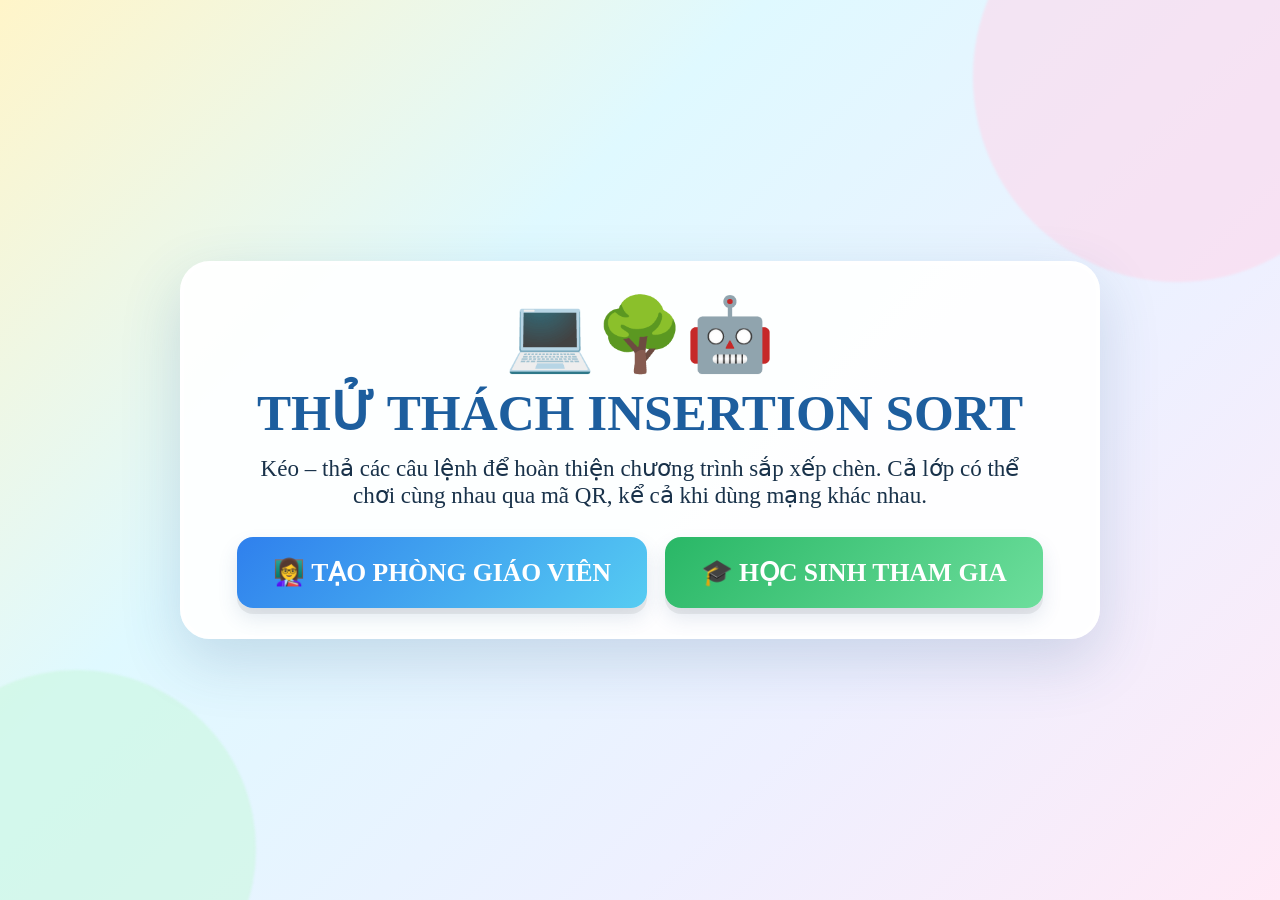
<file: index.html>
<!doctype html>
<html lang="vi">
<head>
<meta charset="utf-8" />
<meta name="viewport" content="width=device-width,initial-scale=1,viewport-fit=cover" />
<title>Thử thách Insertion Sort - Phòng học trực tuyến</title>
<style>
:root{--ink:#19324a;--blue:#2f80ed;--cyan:#58d5ef;--green:#2fbf71;--red:#ef5350;--yellow:#ffd75e;--pink:#ff8fc7;--paper:#fffefb;--panel:rgba(255,255,255,.92)}
*{box-sizing:border-box}html,body{margin:0;width:100%;height:100%;overflow:hidden;font-family:"Times New Roman",Times,serif;color:var(--ink);background:linear-gradient(135deg,#fff5c9 0%,#dff9ff 35%,#eef0ff 70%,#ffe9f6 100%)}
body:before,body:after{content:"";position:fixed;border-radius:50%;filter:blur(1px);opacity:.55;pointer-events:none}body:before{width:32vw;height:32vw;background:#ffd6e9;right:-8vw;top:-10vw}body:after{width:28vw;height:28vw;background:#c9f7dc;left:-8vw;bottom:-10vw}
button,input{font:inherit}.hidden{display:none!important}.app{position:relative;width:100%;height:100%;padding:1.6vh 1.5vw;z-index:1}.screen{height:100%;display:flex;flex-direction:column;gap:1.2vh}
.topbar{height:8.5vh;min-height:62px;background:var(--panel);border:3px solid #fff;border-radius:24px;box-shadow:0 10px 30px #315b8b22;display:flex;align-items:center;justify-content:space-between;padding:0 1.4vw}.brand{display:flex;align-items:center;gap:.8vw;font-weight:800;font-size:clamp(22px,2vw,34px)}.brand .logo{width:48px;height:48px;border-radius:16px;display:grid;place-items:center;background:linear-gradient(135deg,#5bd6ee,#5b8df6);color:white;font-size:26px;box-shadow:0 6px 16px #2e6fb733}.pill{padding:.55em 1em;border-radius:999px;background:#eef7ff;border:2px solid #d8ebff;font-weight:700;font-size:clamp(18px,1.4vw,24px)}
.btn{border:none;border-radius:16px;padding:.72em 1.15em;font-weight:800;font-size:clamp(18px,1.45vw,25px);cursor:pointer;box-shadow:0 6px 0 #0001,0 10px 20px #315b8b22;transition:.15s;white-space:nowrap}.btn:hover{transform:translateY(-2px)}.btn:active{transform:translateY(2px)}.primary{background:linear-gradient(135deg,#2f80ed,#56ccf2);color:#fff}.success{background:linear-gradient(135deg,#29b766,#6dde9c);color:#fff}.danger{background:linear-gradient(135deg,#ef5350,#ff8a80);color:#fff}.soft{background:#fff;color:var(--ink);border:2px solid #dcecff}.xl{font-size:clamp(23px,2vw,34px);padding:.78em 1.4em}
.center-card{margin:auto;width:min(920px,94vw);background:var(--panel);border:4px solid #fff;border-radius:30px;box-shadow:0 22px 60px #315b8b30;padding:3vh 3vw;text-align:center}.center-card h1{font-size:clamp(34px,4vw,64px);margin:.1em 0 .25em;color:#1d5e9e}.center-card p{font-size:clamp(20px,1.8vw,30px);margin:.4em auto 1.2em;max-width:760px}.choice-row{display:flex;gap:18px;justify-content:center;flex-wrap:wrap}.join-form{display:grid;gap:14px;max-width:600px;margin:0 auto}.field{width:100%;padding:.75em 1em;border-radius:16px;border:3px solid #cfe8ff;background:white;font-size:clamp(22px,1.7vw,30px);outline:none}.field:focus{border-color:#4b9cf7;box-shadow:0 0 0 5px #4b9cf720}.error{color:#c62828;font-weight:700;font-size:20px;min-height:1.2em}
.teacher-grid{flex:1;min-height:0;display:grid;grid-template-columns:minmax(320px,.8fr) minmax(520px,1.4fr);gap:1.2vw}.panel{background:var(--panel);border:3px solid #fff;border-radius:24px;box-shadow:0 12px 30px #315b8b1c;padding:1.4vh 1.2vw;min-height:0}.qr-panel{display:flex;flex-direction:column;align-items:center;justify-content:center;text-align:center}.room-code{font-size:clamp(40px,4vw,68px);font-weight:900;letter-spacing:.14em;color:#2469ac;margin:.05em 0}.qr{width:min(31vh,270px);aspect-ratio:1;border-radius:18px;border:10px solid white;box-shadow:0 10px 25px #315b8b2a;background:white}.join-link{font-size:clamp(16px,1.1vw,20px);word-break:break-all;margin:.7em 0;color:#3a5f7a}.stats{display:grid;grid-template-columns:repeat(2,1fr);gap:12px;width:100%;margin-top:10px}.stat{background:#f6fbff;border-radius:18px;padding:12px;border:2px solid #dff1ff}.stat b{display:block;font-size:clamp(30px,2.5vw,44px);color:#1565c0}.stat span{font-size:clamp(18px,1.2vw,22px)}
.dash{display:flex;flex-direction:column}.dash-head{display:flex;justify-content:space-between;gap:12px;align-items:center}.dash h2{font-size:clamp(26px,2.2vw,38px);margin:.1em 0}.timer-big{font-size:clamp(32px,3vw,52px);font-weight:900;color:#b23b5a;background:#fff4f7;border:3px solid #ffd4e2;border-radius:18px;padding:.15em .55em}.results{flex:1;min-height:0;overflow:auto;margin-top:10px;border-radius:18px;background:#fbfdff;border:2px solid #e7f2ff}.result-row{display:grid;grid-template-columns:60px 1fr 150px 150px;align-items:center;gap:8px;padding:10px 14px;border-bottom:1px solid #e6eef6;font-size:clamp(18px,1.25vw,22px)}.result-row.head{position:sticky;top:0;background:#eaf5ff;font-weight:800;z-index:2}.oktag{color:#157a45;font-weight:800}.waittag{color:#8a6d1e;font-weight:800}.actions{display:flex;gap:10px;flex-wrap:wrap;margin-top:10px}
.waiting{text-align:center;margin:auto}.waiting .rabbit{font-size:min(18vw,140px);animation:bob 1s ease-in-out infinite alternate}@keyframes bob{to{transform:translateY(-12px) rotate(2deg)}}
.game-wrap{flex:1;min-height:0;display:grid;grid-template-rows:auto 1fr;gap:1vh}.game-head{display:grid;grid-template-columns:1fr auto auto;align-items:center;gap:1vw}.progress{height:34px;border-radius:18px;background:white;border:3px solid #dfefff;position:relative;overflow:visible}.progress-fill{height:100%;border-radius:18px;background:linear-gradient(90deg,#6bdca0,#ffd75e,#ff8c9a);width:100%;transition:width .2s linear}.rabbit-run{position:absolute;top:50%;left:100%;transform:translate(-60%,-58%);font-size:42px;transition:left .2s linear}.game-time{font-weight:900;font-size:clamp(26px,2.2vw,40px);min-width:105px;text-align:center}.game-grid{min-height:0;display:grid;grid-template-columns:1fr 1.12fr;gap:1.1vw}.bank,.code-area{min-height:0;background:var(--panel);border:3px solid #fff;border-radius:24px;box-shadow:0 12px 30px #315b8b1c;padding:1vh 1vw;display:flex;flex-direction:column}.section-title{font-size:clamp(22px,1.7vw,30px);font-weight:900;margin:0 0 .45vh;display:flex;align-items:center;justify-content:space-between}.blocks,.slots{flex:1;min-height:0;display:grid;grid-template-rows:repeat(9,1fr);gap:.45vh}.cmd,.slot{min-height:0;border-radius:13px;display:flex;align-items:center;padding:.15vh .8vw;font-size:clamp(19px,1.45vw,27px);font-weight:700;line-height:1.05;user-select:none;touch-action:none}.cmd{background:linear-gradient(135deg,#fff,#edf7ff);border:2px solid #cfe8ff;box-shadow:0 4px 10px #315b8b12;cursor:grab}.cmd:active{cursor:grabbing}.cmd.selected{outline:4px solid #ffb82e;background:#fff8d8}.cmd.used{opacity:.18;pointer-events:none}.slot{border:2px dashed #9bc8ef;background:#f8fcff;color:#6c8195}.slot[data-indent="1"]{padding-left:2.3vw}.slot[data-indent="2"]{padding-left:3.7vw}.slot.correct{border-style:solid;border-color:#36bf72;background:#dcf9e8;color:#176e42;animation:greenFlash .45s 2}.slot.wrong{border-color:#ef5350;background:#ffe3e3;color:#a42020;animation:redFlash .24s 4}@keyframes redFlash{50%{background:#ff6f6f;color:white;transform:scale(1.015)}}@keyframes greenFlash{50%{background:#65df97;color:white;transform:scale(1.015)}}
.drag-ghost{position:fixed;z-index:1000;pointer-events:none;transform:translate(-50%,-50%) rotate(-1deg);padding:12px 18px;border-radius:14px;background:white;border:3px solid #3f95e9;box-shadow:0 14px 36px #0003;font-size:22px;font-weight:800;max-width:46vw}.toast{position:fixed;left:50%;top:13%;transform:translateX(-50%);z-index:1001;background:#19324a;color:white;padding:.7em 1.2em;border-radius:999px;font-size:clamp(20px,1.5vw,26px);font-weight:800;box-shadow:0 12px 28px #0003;opacity:0;pointer-events:none;transition:.2s}.toast.show{opacity:1;top:11%}
.overlay{position:fixed;inset:0;z-index:1500;background:linear-gradient(135deg,#dfffe8ee,#fff3cdee,#e8edffee);display:grid;place-items:center;padding:3vh}.finish-card{width:min(1050px,94vw);max-height:92vh;overflow:auto;background:white;border:5px solid #fff;border-radius:30px;box-shadow:0 25px 80px #315b8b42;padding:2vh 2vw;text-align:center}.finish-card h1{font-size:clamp(38px,4.5vw,70px);color:#1c8b51;margin:.1em}.finish-card p{font-size:clamp(21px,1.7vw,28px)}.full-code{text-align:left;background:#10273b;color:#effaff;border-radius:18px;padding:18px 22px;font-family:"Times New Roman",Times,serif;font-size:clamp(21px,1.55vw,29px);line-height:1.22;white-space:pre;overflow:auto;margin:1vh auto;max-width:920px}.confetti{position:fixed;inset:0;z-index:1490;pointer-events:none}
.summary-card{margin:auto;width:min(1100px,95vw);height:min(82vh,760px);background:var(--panel);border:4px solid white;border-radius:30px;box-shadow:0 20px 70px #315b8b33;padding:2vh 2vw;display:flex;flex-direction:column}.summary-title{text-align:center;font-size:clamp(32px,3vw,54px);margin:.1em;color:#175c99}.summary-numbers{display:flex;justify-content:center;gap:20px;flex-wrap:wrap;font-size:clamp(22px,1.7vw,30px);margin:.3em}.summary-numbers b{font-size:1.35em;color:#17834b}.summary-list{flex:1;min-height:0;overflow:auto;background:white;border:2px solid #e2f0ff;border-radius:18px}
@media(max-width:850px){html,body{overflow:auto}.app{height:auto;min-height:100%}.topbar{height:auto;padding:10px}.brand{font-size:22px}.teacher-grid,.game-grid{grid-template-columns:1fr}.teacher-grid{overflow:auto}.qr{width:210px}.game-grid{min-height:1200px}.game-head{grid-template-columns:1fr auto}.game-head .pill{display:none}.cmd,.slot{font-size:20px;min-height:54px}.blocks,.slots{gap:7px}.game-wrap{min-height:1450px}.result-row{grid-template-columns:44px 1fr 110px}.result-row>*:nth-child(4){display:none}}
</style>
</head>
<body>
<div class="app">
  <section id="home" class="screen">
    <div class="center-card">
      <div style="font-size:72px">💻🌳🤖</div>
      <h1>THỬ THÁCH INSERTION SORT</h1>
      <p>Kéo – thả các câu lệnh để hoàn thiện chương trình sắp xếp chèn. Cả lớp có thể chơi cùng nhau qua mã QR, kể cả khi dùng mạng khác nhau.</p>
      <div class="choice-row">
        <button class="btn primary xl" id="createRoomBtn">👩‍🏫 TẠO PHÒNG GIÁO VIÊN</button>
        <button class="btn success xl" id="studentJoinBtn">🎓 HỌC SINH THAM GIA</button>
      </div>
    </div>
  </section>

  <section id="join" class="screen hidden">
    <div class="center-card">
      <div style="font-size:64px">🎓</div>
      <h1>VÀO PHÒNG CHƠI</h1>
      <div class="join-form">
        <input id="roomInput" class="field" maxlength="6" placeholder="Mã phòng (6 ký tự)" />
        <input id="nameInput" class="field" maxlength="50" placeholder="Họ và tên học sinh" />
        <button class="btn success xl" id="joinBtn">THAM GIA</button>
        <button class="btn soft" id="backHomeBtn">← Quay lại</button>
        <div id="joinError" class="error"></div>
      </div>
    </div>
  </section>

  <section id="teacher" class="screen hidden">
    <div class="topbar">
      <div class="brand"><div class="logo">💻</div><div>PHÒNG HỌC INSERTION SORT</div></div>
      <div id="teacherStatus" class="pill">Đang chờ học sinh</div>
      <button class="btn soft" id="soundBtn">🔊 Âm thanh</button>
    </div>
    <div class="teacher-grid">
      <div class="panel qr-panel">
        <div style="font-size:22px;font-weight:800">MÃ PHÒNG</div>
        <div id="roomCode" class="room-code">------</div>
        <img id="qrImg" class="qr" alt="QR tham gia" />
        <div id="joinLink" class="join-link"></div>
        <div class="stats">
          <div class="stat"><b id="joinedCount">0</b><span>Học sinh tham gia</span></div>
          <div class="stat"><b id="doneCount">0</b><span>Hoàn thành đúng</span></div>
        </div>
      </div>
      <div class="panel dash">
        <div class="dash-head"><h2>📊 Bảng điều khiển</h2><div id="teacherTimer" class="timer-big">120 s</div></div>
        <div id="teacherMessage" style="font-size:clamp(19px,1.3vw,24px);margin:.2em 0 .4em">Cho học sinh quét QR và nhập họ tên. Khi sẵn sàng, bấm Bắt đầu 120 giây.</div>
        <div class="results" id="teacherResults"></div>
        <div class="actions">
          <button class="btn success" id="startRoundBtn">▶ BẮT ĐẦU 120 GIÂY</button>
          <button class="btn danger" id="finishRoundBtn">■ KẾT THÚC NGAY</button>
          <button class="btn soft" id="resetRoundBtn">↻ LƯỢT MỚI</button>
        </div>
      </div>
    </div>
  </section>

  <section id="waiting" class="screen hidden">
    <div class="center-card waiting">
      <div class="rabbit">🐇</div>
      <h1 id="waitingTitle">ĐÃ VÀO PHÒNG!</h1>
      <p id="waitingText">Hãy chờ giáo viên bắt đầu lượt chơi 120 giây.</p>
      <div class="pill" id="waitingRoom"></div>
    </div>
  </section>

  <section id="game" class="screen hidden">
    <div class="topbar">
      <div class="brand"><div class="logo">🧩</div><div>GHÉP CHƯƠNG TRÌNH INSERTION SORT</div></div>
      <div id="studentNamePill" class="pill"></div>
      <button class="btn soft" id="soundBtn2">🔊</button>
    </div>
    <div class="game-wrap">
      <div class="game-head">
        <div class="progress"><div id="progressFill" class="progress-fill"></div><div id="rabbitRun" class="rabbit-run">🐇</div></div>
        <div id="gameTime" class="game-time">120 s</div>
        <div class="pill">Kéo hoặc chạm câu lệnh → chạm vị trí</div>
      </div>
      <div class="game-grid">
        <div class="bank">
          <div class="section-title"><span>🧩 CÂU LỆNH ĐANG BỊ XÁO TRỘN</span><span id="leftCount">9</span></div>
          <div id="blocks" class="blocks"></div>
        </div>
        <div class="code-area">
          <div class="section-title"><span>💻 CHƯƠNG TRÌNH CẦN HOÀN THIỆN</span><span>Python</span></div>
          <div id="slots" class="slots"></div>
        </div>
      </div>
    </div>
  </section>

  <section id="studentEnd" class="screen hidden">
    <div class="center-card">
      <div style="font-size:82px" id="endEmoji">⏰</div>
      <h1 id="endTitle">HẾT GIỜ!</h1>
      <p id="endText">Kết quả của bạn đã được ghi nhận trên màn hình giáo viên.</p>
      <div class="full-code">A = [3, 7, 9, 0, 12, 16, 20]

for i in range(1, len(A)):
    value = A[i]
    j = i - 1
    while j &gt;= 0 and A[j] &gt; value:
        A[j + 1] = A[j]
        j = j - 1
    A[j + 1] = value

print("Dãy sau khi sắp xếp:", A)</div>
    </div>
  </section>

  <section id="summary" class="screen hidden">
    <div class="summary-card">
      <h1 class="summary-title">🏆 TỔNG KẾT LƯỢT CHƠI</h1>
      <div class="summary-numbers"><span>👥 Tham gia: <b id="sumJoined">0</b></span><span>✅ Hoàn thành đúng trong 120 giây: <b id="sumDone">0</b></span></div>
      <div id="summaryList" class="summary-list"></div>
      <div class="actions" style="justify-content:center"><button class="btn primary" id="backDashboardBtn">← Trở lại bảng điều khiển</button><button class="btn success" id="newRoundFromSummaryBtn">↻ TẠO LƯỢT MỚI</button></div>
    </div>
  </section>
</div>
<div id="toast" class="toast"></div>
<canvas id="confetti" class="confetti hidden"></canvas>
<div id="finishOverlay" class="overlay hidden">
  <div class="finish-card">
    <div style="font-size:80px">🎉🏆🎉</div>
    <h1>CHÍNH XÁC!</h1>
    <p>Bạn đã hoàn thành chương trình Insertion Sort trong thời gian quy định.</p>
    <div class="full-code">A = [3, 7, 9, 0, 12, 16, 20]

for i in range(1, len(A)):
    value = A[i]
    j = i - 1
    while j &gt;= 0 and A[j] &gt; value:
        A[j + 1] = A[j]
        j = j - 1
    A[j + 1] = value

print("Dãy sau khi sắp xếp:", A)</div>
    <button class="btn success" id="closeFinishBtn">XEM MÀN HÌNH KẾT THÚC</button>
  </div>
</div>
<script>
const screens=['home','join','teacher','waiting','game','studentEnd','summary'];
const $=id=>document.getElementById(id);
const state={room:null,teacherKey:null,pid:null,name:null,role:null,roomStatus:null,remaining:120000,selected:null,completed:false,summaryShown:false,teacherPoll:null,studentPoll:null,audio:true,audioCtx:null,musicTimer:null};
const commands=[
 {id:'c0',text:'A = [3, 7, 9, 0, 12, 16, 20]',indent:0},
 {id:'c1',text:'for i in range(1, len(A)):',indent:0},
 {id:'c2',text:'value = A[i]',indent:1},
 {id:'c3',text:'j = i - 1',indent:1},
 {id:'c4',text:'while j >= 0 and A[j] > value:',indent:1},
 {id:'c5',text:'A[j + 1] = A[j]',indent:2},
 {id:'c6',text:'j = j - 1',indent:2},
 {id:'c7',text:'A[j + 1] = value',indent:1},
 {id:'c8',text:'print("Dãy sau khi sắp xếp:", A)',indent:0}
];
function show(id){screens.forEach(s=>$(s).classList.toggle('hidden',s!==id));}
function toast(msg){const t=$('toast');t.textContent=msg;t.classList.add('show');setTimeout(()=>t.classList.remove('show'),1500)}
function qs(){return new URLSearchParams(location.search)}
function shuffle(a){a=[...a];for(let i=a.length-1;i>0;i--){const j=Math.floor(Math.random()*(i+1));[a[i],a[j]]=[a[j],a[i]]}return a}
async function api(url,opt={}){const r=await fetch(url,{headers:{'Content-Type':'application/json',...(opt.headers||{})},...opt});const j=await r.json().catch(()=>({ok:false,error:'Lỗi máy chủ'}));if(!r.ok)throw new Error(j.error||'Lỗi');return j}

function ensureAudio(){if(!state.audio)return null;if(!state.audioCtx)state.audioCtx=new (window.AudioContext||window.webkitAudioContext)();if(state.audioCtx.state==='suspended')state.audioCtx.resume();return state.audioCtx}
function tone(freq,d=.12,type='sine',vol=.04,delay=0){const c=ensureAudio();if(!c)return;const o=c.createOscillator(),g=c.createGain();o.type=type;o.frequency.value=freq;g.gain.setValueAtTime(0,c.currentTime+delay);g.gain.linearRampToValueAtTime(vol,c.currentTime+delay+.01);g.gain.exponentialRampToValueAtTime(.0001,c.currentTime+delay+d);o.connect(g).connect(c.destination);o.start(c.currentTime+delay);o.stop(c.currentTime+delay+d+.03)}
function sfxGood(){[523,659,784,1047].forEach((f,i)=>tone(f,.25,'triangle',.055,i*.08))}
function sfxBad(){tone(180,.18,'sawtooth',.045);tone(135,.24,'square',.03,.08)}
function startMusic(){stopMusic();if(!state.audio)return;let n=0;state.musicTimer=setInterval(()=>{const seq=[261,329,392,329,294,370,440,370];tone(seq[n++%seq.length],.22,'sine',.014)},420)}
function stopMusic(){clearInterval(state.musicTimer);state.musicTimer=null}
function toggleAudio(){state.audio=!state.audio;if(state.audio)startMusic();else stopMusic();$('soundBtn').textContent=state.audio?'🔊 Âm thanh':'🔇 Âm thanh';$('soundBtn2').textContent=state.audio?'🔊':'🔇'}
$('soundBtn').onclick=$('soundBtn2').onclick=toggleAudio;

$('createRoomBtn').onclick=async()=>{ensureAudio();startMusic();const j=await api('/api/rooms',{method:'POST',body:'{}'});state.room=j.code;state.teacherKey=j.teacher_key;state.role='teacher';localStorage.setItem('ins_teacher_'+j.code,j.teacher_key);history.replaceState(null,'','/?room='+j.code+'&role=teacher');setupTeacher()};
$('studentJoinBtn').onclick=()=>{show('join');$('roomInput').focus()};
$('backHomeBtn').onclick=()=>{history.replaceState(null,'','/');show('home')};
$('joinBtn').onclick=joinStudent;
async function joinStudent(){try{ensureAudio();startMusic();const code=$('roomInput').value.trim().toUpperCase(),name=$('nameInput').value.trim();const j=await api('/api/rooms/'+encodeURIComponent(code)+'/join',{method:'POST',body:JSON.stringify({name})});state.room=code;state.pid=j.participant_id;state.name=j.name;state.role='student';localStorage.setItem('ins_pid_'+code,j.participant_id);localStorage.setItem('ins_name_'+code,j.name);history.replaceState(null,'','/?room='+code+'&role=student');$('joinError').textContent='';startStudentFlow()}catch(e){$('joinError').textContent=e.message;sfxBad()}}

async function setupTeacher(){show('teacher');$('roomCode').textContent=state.room;$('qrImg').src='/qr/'+state.room+'.png?x='+Date.now();const joinUrl=location.origin+'/?room='+state.room+'&role=student';$('joinLink').textContent=joinUrl;clearInterval(state.teacherPoll);state.teacherPoll=setInterval(pollTeacher,700);await pollTeacher()}
function fmtMs(ms){if(ms==null)return '—';return (ms/1000).toFixed(1)+' s'}
async function pollTeacher(){if(!state.room||!state.teacherKey)return;try{const j=await api('/api/rooms/'+state.room+'/results?teacher_key='+encodeURIComponent(state.teacherKey));const st=await api('/api/rooms/'+state.room+'/status');state.roomStatus=st.status;$('joinedCount').textContent=j.participants;$('doneCount').textContent=j.completed;let sec=Math.max(0,Math.ceil(st.remaining_ms/1000));$('teacherTimer').textContent=(st.status==='playing'?sec:120)+' s';$('teacherStatus').textContent=st.status==='lobby'?'Đang chờ học sinh':st.status==='playing'?'Đang chơi':'Đã kết thúc';$('startRoundBtn').disabled=st.status==='playing';$('finishRoundBtn').disabled=st.status!=='playing';renderTeacherRows(j.results);if(st.status==='finished' && !$('teacher').classList.contains('hidden') && !state.summaryShown){state.summaryShown=true;showSummary(j)}}catch(e){console.error(e)}}
function renderTeacherRows(rows){const box=$('teacherResults');box.innerHTML='<div class="result-row head"><div>#</div><div>Họ và tên</div><div>Trạng thái</div><div>Thời gian</div></div>'+rows.map((r,i)=>`<div class="result-row"><div>${i+1}</div><div>${esc(r.name)}</div><div class="${r.completed?'oktag':'waittag'}">${r.completed?'✅ Đúng':'⏳ Chưa xong'}</div><div>${r.completed?fmtMs(r.elapsed_ms):'—'}</div></div>`).join('')}
function esc(s){return String(s).replace(/[&<>"']/g,m=>({'&':'&amp;','<':'&lt;','>':'&gt;','"':'&quot;',"'":'&#39;'}[m]))}
$('startRoundBtn').onclick=async()=>{ensureAudio();startMusic();await api('/api/rooms/'+state.room+'/start',{method:'POST',body:JSON.stringify({teacher_key:state.teacherKey})});toast('Đã bắt đầu 120 giây!');pollTeacher()};
$('finishRoundBtn').onclick=async()=>{await api('/api/rooms/'+state.room+'/finish',{method:'POST',body:JSON.stringify({teacher_key:state.teacherKey})});pollTeacher()};
$('resetRoundBtn').onclick=async()=>{state.summaryShown=false;await api('/api/rooms/'+state.room+'/reset',{method:'POST',body:JSON.stringify({teacher_key:state.teacherKey})});show('teacher');toast('Đã tạo lượt mới');pollTeacher()};
function showSummary(j){show('summary');$('sumJoined').textContent=j.participants;$('sumDone').textContent=j.completed;$('summaryList').innerHTML='<div class="result-row head"><div>#</div><div>Họ và tên</div><div>Kết quả</div><div>Thời gian</div></div>'+j.results.map((r,i)=>`<div class="result-row"><div>${i+1}</div><div>${esc(r.name)}</div><div class="${r.completed?'oktag':'waittag'}">${r.completed?'✅ Hoàn thành':'—'}</div><div>${r.completed?fmtMs(r.elapsed_ms):'—'}</div></div>`).join('')}
$('backDashboardBtn').onclick=()=>show('teacher');
$('newRoundFromSummaryBtn').onclick=async()=>{state.summaryShown=false;await api('/api/rooms/'+state.room+'/reset',{method:'POST',body:JSON.stringify({teacher_key:state.teacherKey})});show('teacher');pollTeacher()};

async function startStudentFlow(){show('waiting');$('waitingRoom').textContent='Phòng '+state.room+' • '+state.name;clearInterval(state.studentPoll);state.studentPoll=setInterval(pollStudent,500);await pollStudent()}
async function pollStudent(){if(!state.room)return;try{const st=await api('/api/rooms/'+state.room+'/status');state.roomStatus=st.status;state.remaining=st.remaining_ms;if(st.status==='lobby'){if($('waiting').classList.contains('hidden')&&!state.completed)show('waiting');$('waitingTitle').textContent='ĐÃ VÀO PHÒNG!';$('waitingText').textContent='Hãy chờ giáo viên bắt đầu lượt chơi 120 giây.'}else if(st.status==='playing'&&!state.completed){if($('game').classList.contains('hidden'))beginGame();updateTimer(st.remaining_ms)}else if(st.status==='finished'&&!state.completed){studentTimeout()}}catch(e){console.error(e)}}
function beginGame(){state.completed=false;state.selected=null;$('studentNamePill').textContent='🎓 '+state.name;renderGame();show('game');ensureAudio();startMusic()}
function renderGame(){const blocks=$('blocks'),slots=$('slots');blocks.innerHTML='';slots.innerHTML='';const mixed=shuffle(commands);mixed.forEach(c=>{const d=document.createElement('div');d.className='cmd';d.dataset.id=c.id;d.textContent=c.text;d.addEventListener('pointerdown',startDrag);d.addEventListener('click',()=>selectCmd(d));blocks.appendChild(d)});commands.forEach((c,i)=>{const s=document.createElement('div');s.className='slot';s.dataset.index=i;s.dataset.indent=c.indent;s.innerHTML='<span>'+(i+1)+'. &nbsp; Thả câu lệnh vào đây</span>';s.addEventListener('click',()=>{if(state.selected)tryPlace(state.selected,s)});slots.appendChild(s)});$('leftCount').textContent=commands.length}
function selectCmd(el){if(el.classList.contains('used'))return;document.querySelectorAll('.cmd.selected').forEach(x=>x.classList.remove('selected'));state.selected=el;el.classList.add('selected');toast('Đã chọn câu lệnh — hãy chạm vị trí cần đặt')}
let drag={el:null,ghost:null,moved:false,startX:0,startY:0};
function startDrag(e){if(e.button!=null&&e.button!==0)return;const el=e.currentTarget;if(el.classList.contains('used'))return;drag={el,ghost:null,moved:false,startX:e.clientX,startY:e.clientY};el.setPointerCapture?.(e.pointerId);el.addEventListener('pointermove',moveDrag);el.addEventListener('pointerup',endDrag,{once:true});el.addEventListener('pointercancel',endDrag,{once:true})}
function moveDrag(e){if(!drag.el)return;const dx=e.clientX-drag.startX,dy=e.clientY-drag.startY;if(!drag.moved&&Math.hypot(dx,dy)>8){drag.moved=true;drag.ghost=document.createElement('div');drag.ghost.className='drag-ghost';drag.ghost.textContent=drag.el.textContent;document.body.appendChild(drag.ghost)}if(drag.ghost){drag.ghost.style.left=e.clientX+'px';drag.ghost.style.top=e.clientY+'px'}}
function endDrag(e){const el=drag.el;el?.removeEventListener('pointermove',moveDrag);if(drag.ghost){drag.ghost.remove();const target=document.elementFromPoint(e.clientX,e.clientY)?.closest('.slot');if(target)tryPlace(el,target)}drag={el:null,ghost:null,moved:false,startX:0,startY:0}}
function tryPlace(cmd,slot){if(!cmd||cmd.classList.contains('used')||slot.classList.contains('correct'))return;const expected=commands[Number(slot.dataset.index)].id;if(cmd.dataset.id===expected){slot.textContent=cmd.textContent;slot.classList.add('correct');cmd.classList.add('used');cmd.classList.remove('selected');state.selected=null;sfxGood();const left=document.querySelectorAll('.cmd:not(.used)').length;$('leftCount').textContent=left;if(left===0)completeGame()}else{slot.classList.remove('wrong');void slot.offsetWidth;slot.classList.add('wrong');setTimeout(()=>slot.classList.remove('wrong'),1100);sfxBad();toast('Chưa đúng vị trí — thử lại nhé!')}}
function updateTimer(ms){const pct=Math.max(0,Math.min(100,ms/120000*100));$('progressFill').style.width=pct+'%';$('rabbitRun').style.left=pct+'%';$('gameTime').textContent=Math.ceil(ms/1000)+' s'}
async function completeGame(){if(state.completed)return;state.completed=true;try{await api('/api/rooms/'+state.room+'/submit',{method:'POST',body:JSON.stringify({participant_id:state.pid})})}catch(e){console.error(e)}sfxGood();launchConfetti();$('finishOverlay').classList.remove('hidden');setTimeout(()=>{$('finishOverlay').classList.remove('hidden')},0)}
$('closeFinishBtn').onclick=()=>{$('finishOverlay').classList.add('hidden');$('endEmoji').textContent='🏆';$('endTitle').textContent='HOÀN THÀNH CHÍNH XÁC!';$('endText').textContent='Chương trình hoàn chỉnh đã được gửi lên màn hình giáo viên.';show('studentEnd')}
function studentTimeout(){if(state.completed)return;state.completed=true;stopMusic();sfxBad();$('endEmoji').textContent='⏰';$('endTitle').textContent='HẾT 120 GIÂY!';$('endText').textContent='Bạn chưa hoàn thành đúng chương trình trong thời gian quy định. Hãy quan sát chương trình hoàn chỉnh bên dưới.';show('studentEnd')}
function launchConfetti(){const c=$('confetti'),ctx=c.getContext('2d');c.classList.remove('hidden');c.width=innerWidth;c.height=innerHeight;const bits=Array.from({length:170},()=>({x:Math.random()*c.width,y:-20-Math.random()*c.height*.3,vx:(Math.random()-.5)*6,vy:2+Math.random()*6,r:3+Math.random()*6,a:Math.random()*6.28,w:Math.random()*.18+.05}));let f=0;(function loop(){ctx.clearRect(0,0,c.width,c.height);bits.forEach((p,i)=>{p.x+=p.vx;p.y+=p.vy;p.a+=p.w;ctx.save();ctx.translate(p.x,p.y);ctx.rotate(p.a);ctx.fillStyle=`hsl(${(i*47+f*3)%360} 85% 60%)`;ctx.fillRect(-p.r,-p.r,p.r*2,p.r*1.2);ctx.restore()});if(f++<180)requestAnimationFrame(loop);else{ctx.clearRect(0,0,c.width,c.height);c.classList.add('hidden')}})()}

window.addEventListener('load',async()=>{const p=qs(),room=(p.get('room')||'').toUpperCase(),role=p.get('role');if(room&&role==='teacher'){const key=localStorage.getItem('ins_teacher_'+room);if(key){state.room=room;state.teacherKey=key;state.role='teacher';setupTeacher();return}}if(room&&role==='student'){state.room=room;state.role='student';$('roomInput').value=room;const pid=localStorage.getItem('ins_pid_'+room),name=localStorage.getItem('ins_name_'+room);if(pid&&name){state.pid=pid;state.name=name;startStudentFlow();return}show('join');$('nameInput').focus();return}show('home')});
</script>
</body>
</html>
</file>
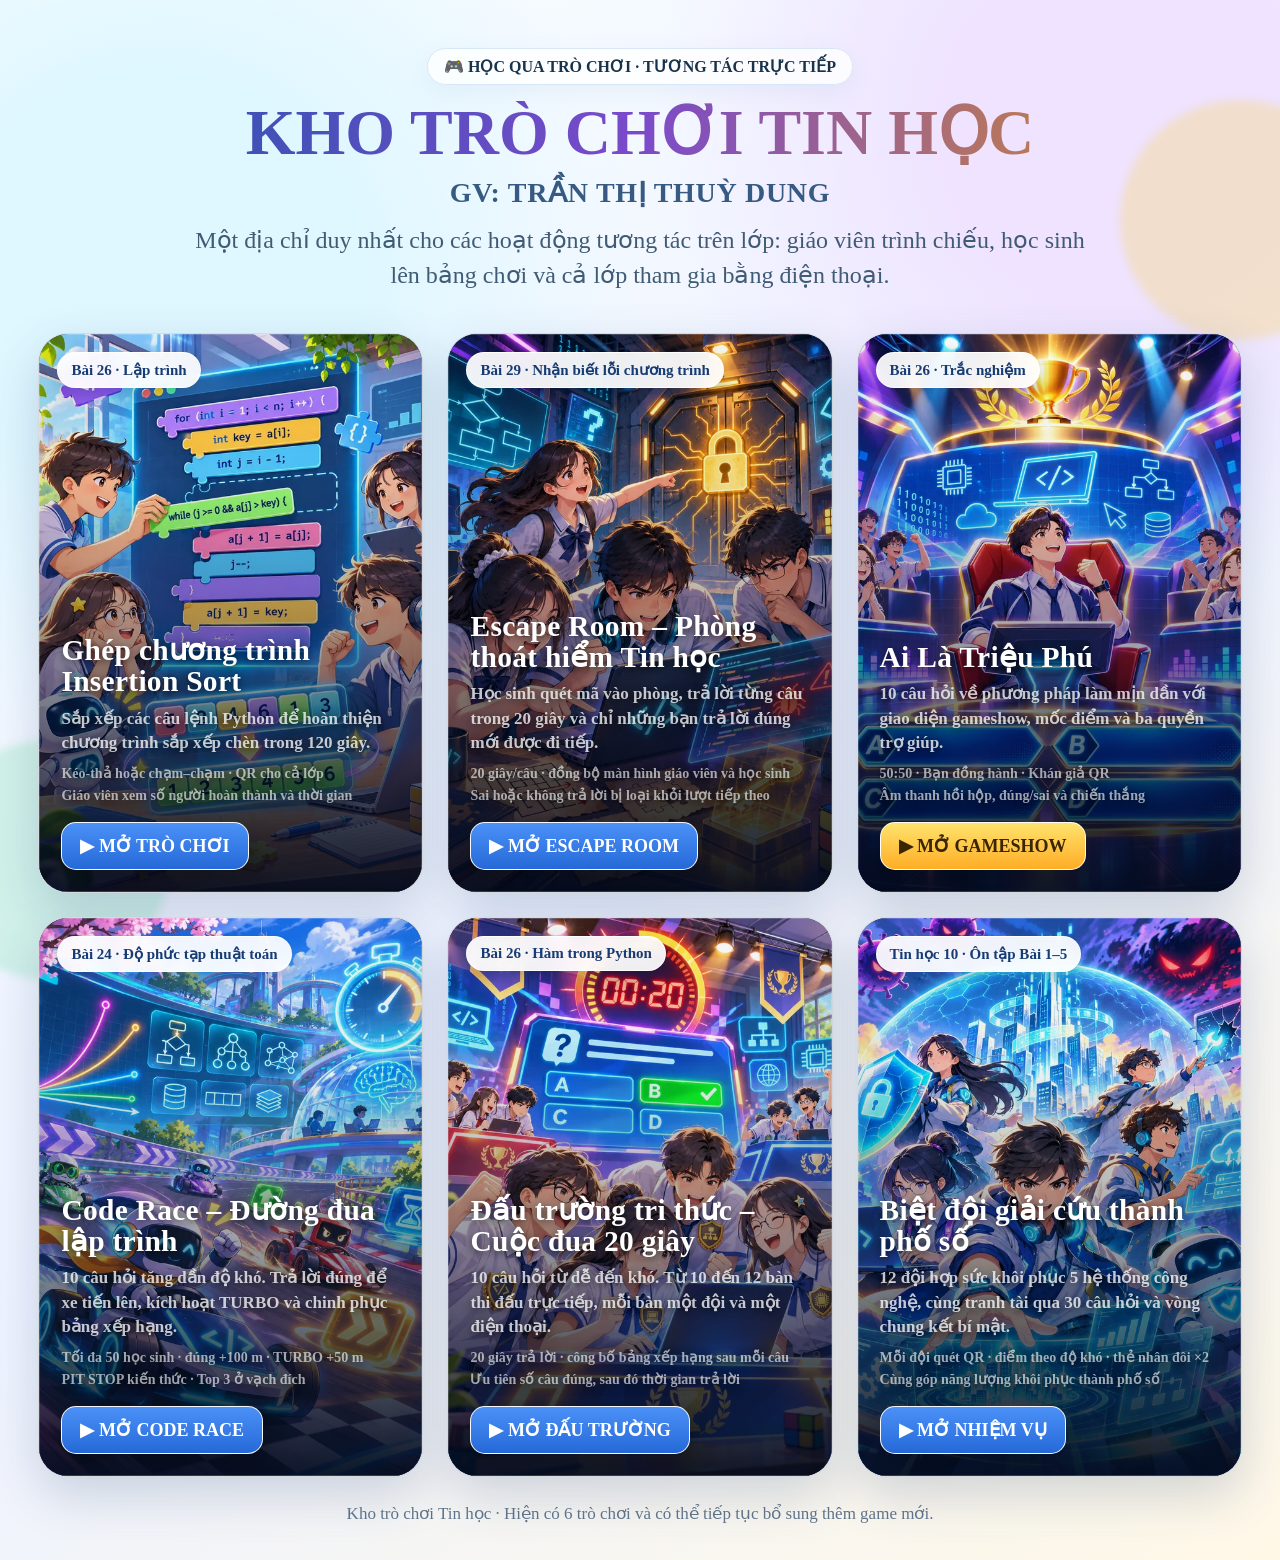
<file: templates/index.html>
<!doctype html>
<html lang="vi">
<head>
<meta charset="utf-8">
<meta name="viewport" content="width=device-width,initial-scale=1,viewport-fit=cover">
<meta name="theme-color" content="#eef8ff">
<title>Kho trò chơi Tin học</title>
<style>
:root{
  --ink:#18324a;
  --shadow:0 18px 50px rgba(38,70,120,.20);
}
*{box-sizing:border-box}
html,body{margin:0;min-height:100%;font-family:"Times New Roman",Times,serif;color:var(--ink)}
body{
  min-height:100dvh;
  background:
    radial-gradient(circle at 12% 18%,#dff7ff 0 12%,transparent 28%),
    radial-gradient(circle at 88% 8%,#efe3ff 0 10%,transparent 26%),
    linear-gradient(145deg,#f8fdff,#eef3ff 55%,#fff8e7);
  overflow-x:hidden;
}
body:before,body:after{content:"";position:fixed;width:240px;height:240px;border-radius:50%;filter:blur(4px);opacity:.38;pointer-events:none}
body:before{left:-70px;bottom:-80px;background:#9be7c4}
body:after{right:-80px;top:100px;background:#f6d77b}
.wrap{width:min(1240px,94vw);margin:auto;padding:28px 0 36px;position:relative;z-index:1}
.hero{text-align:center;padding:20px 16px 10px}
.badge{display:inline-flex;gap:8px;align-items:center;background:#ffffffc7;border:1px solid #d7e7f7;border-radius:999px;padding:8px 16px;font-weight:700;box-shadow:0 8px 25px #5b86aa16}
.hero h1{font-size:clamp(34px,5.5vw,64px);margin:16px 0 10px;line-height:1;background:linear-gradient(90deg,#2355ad,#7b4acb,#d98f20);-webkit-background-clip:text;color:transparent}
.hero .teacher-credit{font-size:clamp(18px,2.6vw,28px);font-weight:700;line-height:1.3;letter-spacing:.025em;color:#365a81;margin:0 auto 12px}
.hero p{font-size:clamp(18px,2vw,24px);margin:0 auto;max-width:900px;line-height:1.45;color:#405b74}

.grid{display:grid;grid-template-columns:repeat(3,minmax(0,1fr));gap:24px;margin-top:30px}
.card{
  position:relative;
  min-height:560px;
  overflow:hidden;
  border-radius:30px;
  border:1px solid rgba(255,255,255,.82);
  box-shadow:var(--shadow);
  isolation:isolate;
  background:#18324a;
  display:flex;
  align-items:flex-end;
  transition:transform .22s ease,box-shadow .22s ease;
}
.card:hover{transform:translateY(-5px);box-shadow:0 26px 64px rgba(29,53,100,.28)}
.card-art{position:absolute;inset:0;width:100%;height:100%;object-fit:cover;object-position:center;z-index:-3;transition:transform .35s ease}
.card:hover .card-art{transform:scale(1.035)}
.card:before{
  content:"";
  position:absolute;
  inset:0;
  z-index:-2;
  background:
    linear-gradient(180deg,rgba(5,17,42,.02) 0%,rgba(5,17,42,.05) 27%,rgba(5,17,42,.38) 56%,rgba(4,13,34,.94) 100%);
}
.card:after{
  content:"";
  position:absolute;
  inset:0;
  z-index:-1;
  box-shadow:inset 0 0 0 1px rgba(255,255,255,.18), inset 0 -120px 120px rgba(0,0,0,.10);
  pointer-events:none;
}
.tag{
  position:absolute;
  left:18px;
  top:18px;
  max-width:calc(100% - 36px);
  padding:8px 13px;
  border-radius:999px;
  background:rgba(255,255,255,.93);
  color:#173c73;
  font-weight:800;
  font-size:15px;
  border:1px solid rgba(255,255,255,.9);
  box-shadow:0 8px 20px rgba(7,22,48,.20);
  backdrop-filter:blur(7px);
}
.card-content{width:100%;padding:120px 22px 22px;color:#fff;text-shadow:0 2px 10px rgba(0,0,0,.72)}
.card h2{font-size:clamp(27px,2.3vw,36px);line-height:1.04;margin:0 0 10px;color:#fff;font-weight:900;letter-spacing:.01em}
.card p{font-size:17px;line-height:1.42;margin:0 0 10px;color:rgba(255,255,255,.76);font-weight:600}
.features{display:grid;gap:4px;margin:7px 0 16px;font-size:14px;line-height:1.33;color:rgba(255,255,255,.62);font-weight:600}
.features span{display:block}
.actions{display:flex;gap:10px;flex-wrap:wrap}
.btn{
  display:inline-flex;
  align-items:center;
  justify-content:center;
  text-decoration:none;
  border:1px solid rgba(255,255,255,.95);
  border-radius:15px;
  min-height:48px;
  padding:11px 18px;
  font:900 18px "Times New Roman",Times,serif;
  cursor:pointer;
  transition:transform .2s ease,filter .2s ease;
  text-shadow:none;
  box-shadow:0 10px 25px rgba(0,0,0,.28);
}
.btn:hover{transform:translateY(-2px);filter:brightness(1.05)}
.btn.primary{background:linear-gradient(180deg,#4b91f7,#2569d8);color:#fff}
.btn.gold{background:linear-gradient(180deg,#ffe36d,#ffad25);color:#3a2500}
.footer{text-align:center;margin-top:26px;color:#61758a;font-size:17px}

@media(max-width:1040px){
  .grid{grid-template-columns:repeat(2,minmax(0,1fr))}
  .card{min-height:540px}
}
@media(max-width:700px){
  .grid{grid-template-columns:1fr;gap:18px}
  .card{min-height:520px}
  .wrap{padding-top:18px}
  .hero p{font-size:18px}
  .card-content{padding:115px 18px 18px}
  .card h2{font-size:31px}
}
@media(max-width:390px){
  .card{min-height:500px}
  .features{font-size:13px}
  .card p{font-size:16px}
  .btn{width:100%}
}
</style>
</head>
<body>
<div class="wrap">
  <section class="hero">
    <div class="badge">🎮 HỌC QUA TRÒ CHƠI · TƯƠNG TÁC TRỰC TIẾP</div>
    <h1>KHO TRÒ CHƠI TIN HỌC</h1>
    <div class="teacher-credit">GV: TRẦN THỊ THUỲ DUNG</div>
    <p>Một địa chỉ duy nhất cho các hoạt động tương tác trên lớp: giáo viên trình chiếu, học sinh lên bảng chơi và cả lớp tham gia bằng điện thoại.</p>
  </section>

  <main class="grid">
    <article class="card">
      <img class="card-art" src="/static/game_cards/insertion_sort.webp" alt="" loading="eager">
      <div class="tag">Bài 26 · Lập trình</div>
      <div class="card-content">
        <h2>Ghép chương trình Insertion Sort</h2>
        <p>Sắp xếp các câu lệnh Python để hoàn thiện chương trình sắp xếp chèn trong 120 giây.</p>
        <div class="features">
          <span>Kéo-thả hoặc chạm–chạm · QR cho cả lớp</span>
          <span>Giáo viên xem số người hoàn thành và thời gian</span>
        </div>
        <div class="actions"><a class="btn primary" href="/insertion-sort">▶ MỞ TRÒ CHƠI</a></div>
      </div>
    </article>

    <article class="card">
      <img class="card-art" src="/static/game_cards/escape_room.webp" alt="" loading="lazy">
      <div class="tag">Bài 29 · Nhận biết lỗi chương trình</div>
      <div class="card-content">
        <h2>Escape Room – Phòng thoát hiểm Tin học</h2>
        <p>Học sinh quét mã vào phòng, trả lời từng câu trong 20 giây và chỉ những bạn trả lời đúng mới được đi tiếp.</p>
        <div class="features">
          <span>20 giây/câu · đồng bộ màn hình giáo viên và học sinh</span>
          <span>Sai hoặc không trả lời bị loại khỏi lượt tiếp theo</span>
        </div>
        <div class="actions"><a class="btn primary" href="/escape-bai29">▶ MỞ ESCAPE ROOM</a></div>
      </div>
    </article>

    <article class="card">
      <img class="card-art" src="/static/game_cards/millionaire.webp" alt="" loading="lazy">
      <div class="tag">Bài 26 · Trắc nghiệm</div>
      <div class="card-content">
        <h2>Ai Là Triệu Phú</h2>
        <p>10 câu hỏi về phương pháp làm mịn dần với giao diện gameshow, mốc điểm và ba quyền trợ giúp.</p>
        <div class="features">
          <span>50:50 · Bạn đồng hành · Khán giả QR</span>
          <span>Âm thanh hồi hộp, đúng/sai và chiến thắng</span>
        </div>
        <div class="actions"><a class="btn gold" href="/millionaire">▶ MỞ GAMESHOW</a></div>
      </div>
    </article>

    <article class="card">
      <img class="card-art" src="/static/game_cards/code_race.webp" alt="" loading="lazy">
      <div class="tag">Bài 24 · Độ phức tạp thuật toán</div>
      <div class="card-content">
        <h2>Code Race – Đường đua lập trình</h2>
        <p>10 câu hỏi tăng dần độ khó. Trả lời đúng để xe tiến lên, kích hoạt TURBO và chinh phục bảng xếp hạng.</p>
        <div class="features">
          <span>Tối đa 50 học sinh · đúng +100 m · TURBO +50 m</span>
          <span>PIT STOP kiến thức · Top 3 ở vạch đích</span>
        </div>
        <div class="actions"><a class="btn primary" href="/code-race">▶ MỞ CODE RACE</a></div>
      </div>
    </article>

    <article class="card">
      <img class="card-art" src="/static/game_cards/team_arena.webp" alt="" loading="lazy">
      <div class="tag">Bài 26 · Hàm trong Python</div>
      <div class="card-content">
        <h2>Đấu trường tri thức – Cuộc đua 20 giây</h2>
        <p>10 câu hỏi từ dễ đến khó. Từ 10 đến 12 bàn thi đấu trực tiếp, mỗi bàn một đội và một điện thoại.</p>
        <div class="features">
          <span>20 giây trả lời · công bố bảng xếp hạng sau mỗi câu</span>
          <span>Ưu tiên số câu đúng, sau đó thời gian trả lời</span>
        </div>
        <div class="actions"><a class="btn primary" href="/dau-truong">▶ MỞ ĐẤU TRƯỜNG</a></div>
      </div>
    </article>

    <article class="card">
      <img class="card-art" src="/static/game_cards/city_rescue.webp" alt="" loading="lazy">
      <div class="tag">Tin học 10 · Ôn tập Bài 1–5</div>
      <div class="card-content">
        <h2>Biệt đội giải cứu thành phố số</h2>
        <p>12 đội hợp sức khôi phục 5 hệ thống công nghệ, cùng tranh tài qua 30 câu hỏi và vòng chung kết bí mật.</p>
        <div class="features">
          <span>Mỗi đội quét QR · điểm theo độ khó · thẻ nhân đôi ×2</span>
          <span>Cùng góp năng lượng khôi phục thành phố số</span>
        </div>
        <div class="actions"><a class="btn primary" href="/thanh-pho-so">▶ MỞ NHIỆM VỤ</a></div>
      </div>
    </article>
  </main>

  <div class="footer">Kho trò chơi Tin học · Hiện có 6 trò chơi và có thể tiếp tục bổ sung thêm game mới.</div>
</div>
</body>
</html>
</file>
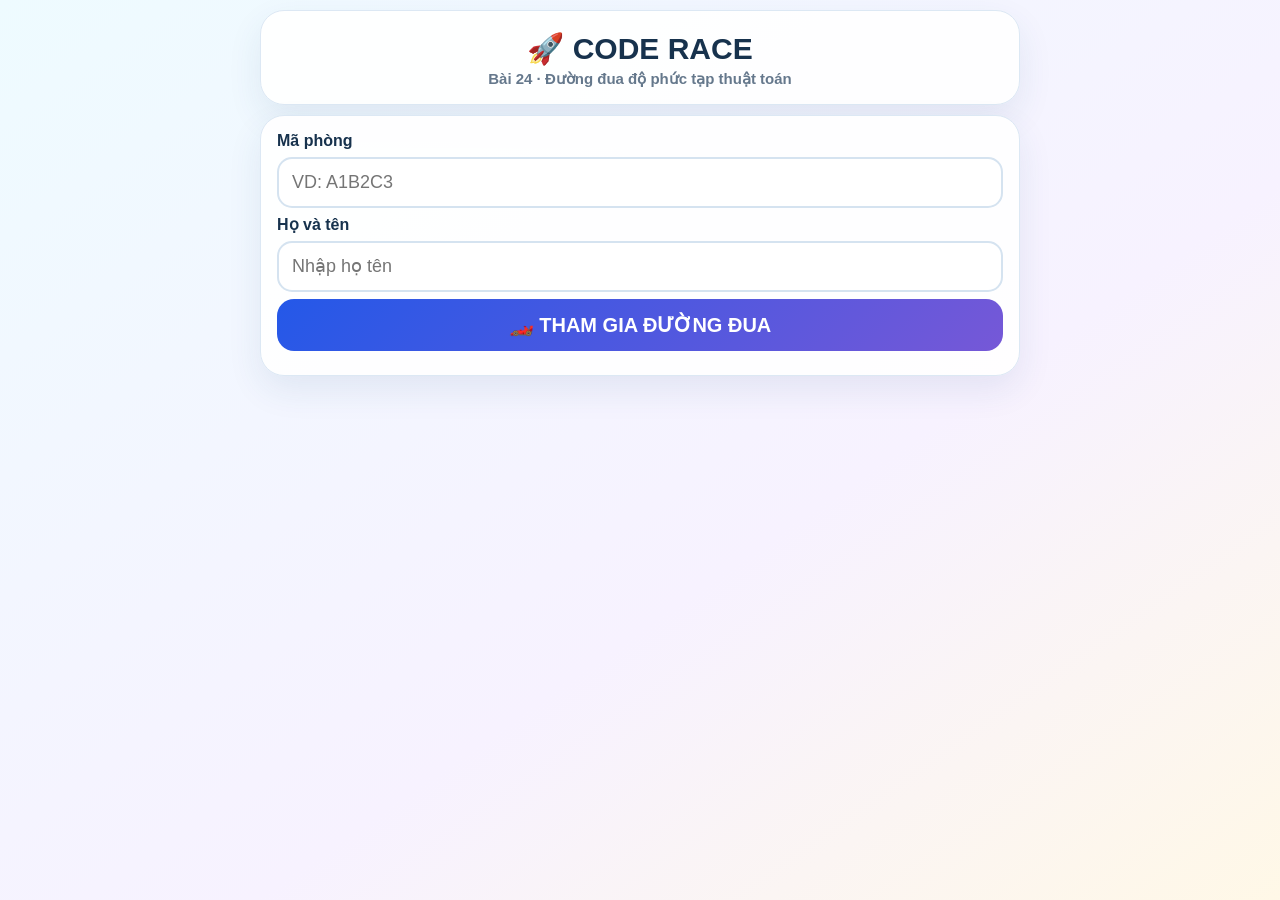
<file: code_race_student.html>
<!doctype html>
<html lang="vi"><head><meta charset="utf-8"><meta name="viewport" content="width=device-width,initial-scale=1,viewport-fit=cover"><title>Code Race · Học sinh</title>
<style>
:root{--ink:#17324d;--blue:#2458e8;--green:#1ca865;--red:#df4a4a;--muted:#65788c}*{box-sizing:border-box}html,body{margin:0;min-height:100%;font-family:Arial,"Segoe UI",sans-serif;color:var(--ink)}body{background:linear-gradient(145deg,#eefbff,#f7f2ff 60%,#fff8e7);padding:10px}.wrap{max-width:760px;margin:auto}.card{background:#fffffff2;border:1px solid #dce8f4;border-radius:24px;padding:16px;margin-bottom:10px;box-shadow:0 14px 35px #254e7a17}.head{text-align:center}.head h1{font-size:30px;margin:4px}.small{font-size:15px;color:var(--muted);font-weight:700}.input{width:100%;border:2px solid #d5e3f0;border-radius:15px;padding:13px;font-size:18px;margin:7px 0}.btn{width:100%;border:0;border-radius:17px;padding:14px;background:linear-gradient(135deg,#2458e8,#7658d7);color:#fff;font-size:20px;font-weight:900;cursor:pointer}.hidden{display:none!important}.wait{text-align:center}.bigicon{font-size:64px}.row{display:flex;justify-content:space-between;gap:8px;align-items:center;flex-wrap:wrap}.pill{padding:8px 11px;border-radius:999px;background:#edf5ff;font-weight:900}.timer{font-size:40px;color:#d33;font-weight:950;background:#fff1ef;border-radius:15px;padding:4px 12px}.prompt{font-size:24px;font-weight:900;line-height:1.2;margin:13px 0}.choices{display:grid;gap:9px}.choice{display:flex;align-items:center;gap:10px;padding:13px;border-radius:17px;border:2px solid #dce8f4;background:#f9fcff;font-size:18px;font-weight:800;cursor:pointer;min-height:58px}.choice.selected{border-color:#f3b632;background:#fff7d8}.choice.disabled{opacity:.62;pointer-events:none}.letter{width:39px;height:39px;display:grid;place-items:center;border-radius:12px;color:#fff;flex:0 0 39px}.a{background:#e55b5b}.b{background:#4d6df2}.c{background:#23a969}.d{background:#f39a31}.meter{height:20px;background:#e8eef4;border-radius:99px;overflow:hidden;margin:10px 0}.meter>div{height:100%;background:linear-gradient(90deg,#1dbf79,#27b9e8);width:0;transition:width .5s}.result{text-align:center}.good{background:#ebfff3;border-color:#9be0b6}.bad{background:#fff2f1;border-color:#f0aaa4}.result h2{font-size:29px}.statusgrid{display:grid;grid-template-columns:repeat(3,1fr);gap:8px;margin-top:10px}.stat{background:#f5f9fd;border-radius:14px;padding:9px;text-align:center}.stat b{display:block;font-size:23px}.rankbox{font-size:18px;font-weight:900}@media(max-width:520px){.statusgrid{grid-template-columns:1fr 1fr 1fr}.prompt{font-size:21px}}
</style></head><body><div class="wrap"><div class="card head"><h1>🚀 CODE RACE</h1><div class="small">Bài 24 · Đường đua độ phức tạp thuật toán</div></div>
<div id="join" class="card"><label><b>Mã phòng</b></label><input id="room" class="input" maxlength="6" autocomplete="off" placeholder="VD: A1B2C3"><label><b>Họ và tên</b></label><input id="name" class="input" maxlength="50" autocomplete="name" placeholder="Nhập họ tên"><button id="joinBtn" class="btn">🏎️ THAM GIA ĐƯỜNG ĐUA</button><div id="joinMsg" class="small" style="margin-top:8px;color:#c33"></div></div>
<div id="waiting" class="card wait hidden"><div class="bigicon">🏎️💨</div><h2>Đã vào phòng!</h2><p>Chờ giáo viên bật đèn xuất phát.</p><div id="waitCount" class="small"></div></div>
<div id="question" class="card hidden"><div class="row"><span id="zone" class="pill"></span><span id="timer" class="timer">20 s</span></div><div id="qnum" class="small" style="margin-top:8px"></div><div id="prompt" class="prompt"></div><div id="choices" class="choices"></div><div class="statusgrid"><div class="stat"><span>Quãng đường</span><b id="distance">0 m</b></div><div class="stat"><span>Vị trí</span><b id="position">-</b></div><div class="stat"><span>Combo</span><b id="streak">0</b></div></div></div>
<div id="answered" class="card result hidden"><div class="bigicon">⏳</div><h2>Đã ghi nhận đáp án</h2><p>Hãy chờ hết thời gian để xem kết quả câu hỏi.</p><div class="statusgrid"><div class="stat"><span>Quãng đường</span><b id="ansDistance">0 m</b></div><div class="stat"><span>Vị trí</span><b id="ansPosition">-</b></div><div class="stat"><span>Combo</span><b id="ansStreak">0</b></div></div></div>
<div id="reviewGood" class="card result good hidden"><div class="bigicon">✅🏎️</div><h2>CHÍNH XÁC!</h2><p id="gainText"></p><div class="meter"><div id="goodMeter"></div></div><div id="goodRank" class="rankbox"></div><p class="small">Chờ giáo viên chuyển sang câu tiếp theo.</p></div>
<div id="reviewBad" class="card result bad hidden"><div class="bigicon">💪🏎️</div><h2>CHƯA CHÍNH XÁC</h2><p>Xe đứng yên ở chặng này. Bạn vẫn tiếp tục cuộc đua ở câu sau.</p><div id="badRank" class="rankbox"></div></div>
<div id="finish" class="card result good hidden"><div class="bigicon">🏁🏆</div><h2>HOÀN THÀNH ĐƯỜNG ĐUA!</h2><p id="finalText"></p><div class="statusgrid"><div class="stat"><span>Quãng đường</span><b id="finalDistance">0 m</b></div><div class="stat"><span>Vị trí</span><b id="finalPosition">-</b></div><div class="stat"><span>Số câu đúng</span><b id="finalCorrect">0</b></div></div></div>
</div>
<script>
(()=>{let room=new URLSearchParams(location.search).get('room')||'',sid='',answeredQ=-1,locked=false,pollTimer=null;const $=s=>document.querySelector(s);if(room)$('#room').value=room;const screens=['join','waiting','question','answered','reviewGood','reviewBad','finish'];function show(id){screens.forEach(x=>$('#'+x).classList.toggle('hidden',x!==id))}function esc(s){return String(s??'').replace(/[&<>"']/g,m=>({'&':'&amp;','<':'&lt;','>':'&gt;','"':'&quot;',"'":'&#39;'}[m]))}
$('#joinBtn').addEventListener('click',async()=>{room=$('#room').value.trim().toUpperCase();const name=$('#name').value.trim();const r=await fetch('/api/code-race/join',{method:'POST',headers:{'Content-Type':'application/json'},body:JSON.stringify({room,name})});const d=await r.json();if(!r.ok){$('#joinMsg').textContent=d.error||'Không vào được phòng';return}sid=d.sid;show('waiting');schedulePoll(80)});
function status(st,prefix=''){const s=st.student||{};const ids=prefix?{d:'#'+prefix+'Distance',p:'#'+prefix+'Position',st:'#'+prefix+'Streak'}:{d:'#distance',p:'#position',st:'#streak'};if($(ids.d))$(ids.d).textContent=(s.distance||0)+' m';if($(ids.p))$(ids.p).textContent=s.position?`${s.position}/${st.joined}`:'-';if($(ids.st))$(ids.st).textContent=s.streak||0}
function choiceHtml(st){return st.question.choices.map((c,i)=>`<button type="button" class="choice" data-i="${i}"><span class="letter ${['a','b','c','d'][i]}">${'ABCD'[i]}</span><span>${esc(c)}</span></button>`).join('')}
function render(st){if(!st.student){show('waiting');return}if(st.phase==='lobby'){show('waiting');$('#waitCount').textContent=`Đang có ${st.joined}/50 học sinh trong phòng.`;return}if(st.phase==='question'){if(answeredQ===st.qidx||st.my_answer!==undefined){answeredQ=st.qidx;show('answered');status(st,'ans');return}show('question');locked=false;$('#zone').textContent=`${st.question.difficulty} · ${st.question.zone}`;$('#timer').textContent=st.remain+' s';$('#qnum').textContent=`Câu ${st.qidx+1}/${st.total_questions}`;$('#prompt').textContent=st.question.prompt;$('#choices').innerHTML=choiceHtml(st);$('#choices').querySelectorAll('.choice').forEach(el=>el.addEventListener('click',()=>answer(Number(el.dataset.i),st.qidx,el)));status(st);return}if(st.phase==='review'){if(st.my_answer!==undefined){if(st.my_correct){show('reviewGood');const gain=st.student.last_gain||0;$('#gainText').textContent=st.student.last_turbo?`🔥 TURBO! Bạn nhận +${gain} m.`:`Bạn nhận +${gain} m.`;$('#goodMeter').style.width=Math.min(100,(st.student.distance/1100)*100)+'%';$('#goodRank').textContent=`Bạn đang xếp ${st.student.position}/${st.joined} · ${st.student.distance} m`;}else{show('reviewBad');$('#badRank').textContent=`Bạn đang xếp ${st.student.position}/${st.joined} · ${st.student.distance} m`;}}else{show('reviewBad');$('#badRank').textContent=`Bạn không trả lời trong thời gian quy định · Vị trí ${st.student.position}/${st.joined}`;}return}if(st.phase==='finished'){show('finish');$('#finalText').textContent=`${st.student.name}, bạn đã hoàn thành 10 chặng!`;$('#finalDistance').textContent=st.student.distance+' m';$('#finalPosition').textContent=`${st.student.position}/${st.joined}`;$('#finalCorrect').textContent=`${st.student.correct}/10`;}}
async function answer(i,qidx,el){if(locked)return;locked=true;$('#choices').querySelectorAll('.choice').forEach(x=>x.classList.add('disabled'));el.classList.add('selected');const r=await fetch('/api/code-race/answer',{method:'POST',headers:{'Content-Type':'application/json'},body:JSON.stringify({room,sid,answer:i})});const d=await r.json();if(!r.ok){locked=false;alert(d.error||'Không gửi được đáp án');return}answeredQ=qidx;setTimeout(()=>show('answered'),250)}
async function pollOnce(){if(!room||!sid)return;try{const r=await fetch(`/api/code-race/state?room=${encodeURIComponent(room)}&sid=${encodeURIComponent(sid)}&t=${Date.now()}`);if(r.ok)render(await r.json())}catch(e){}}
function schedulePoll(ms=550){clearTimeout(pollTimer);pollTimer=setTimeout(async()=>{await pollOnce();schedulePoll(550)},ms)}
})();
</script></body></html>
</file>
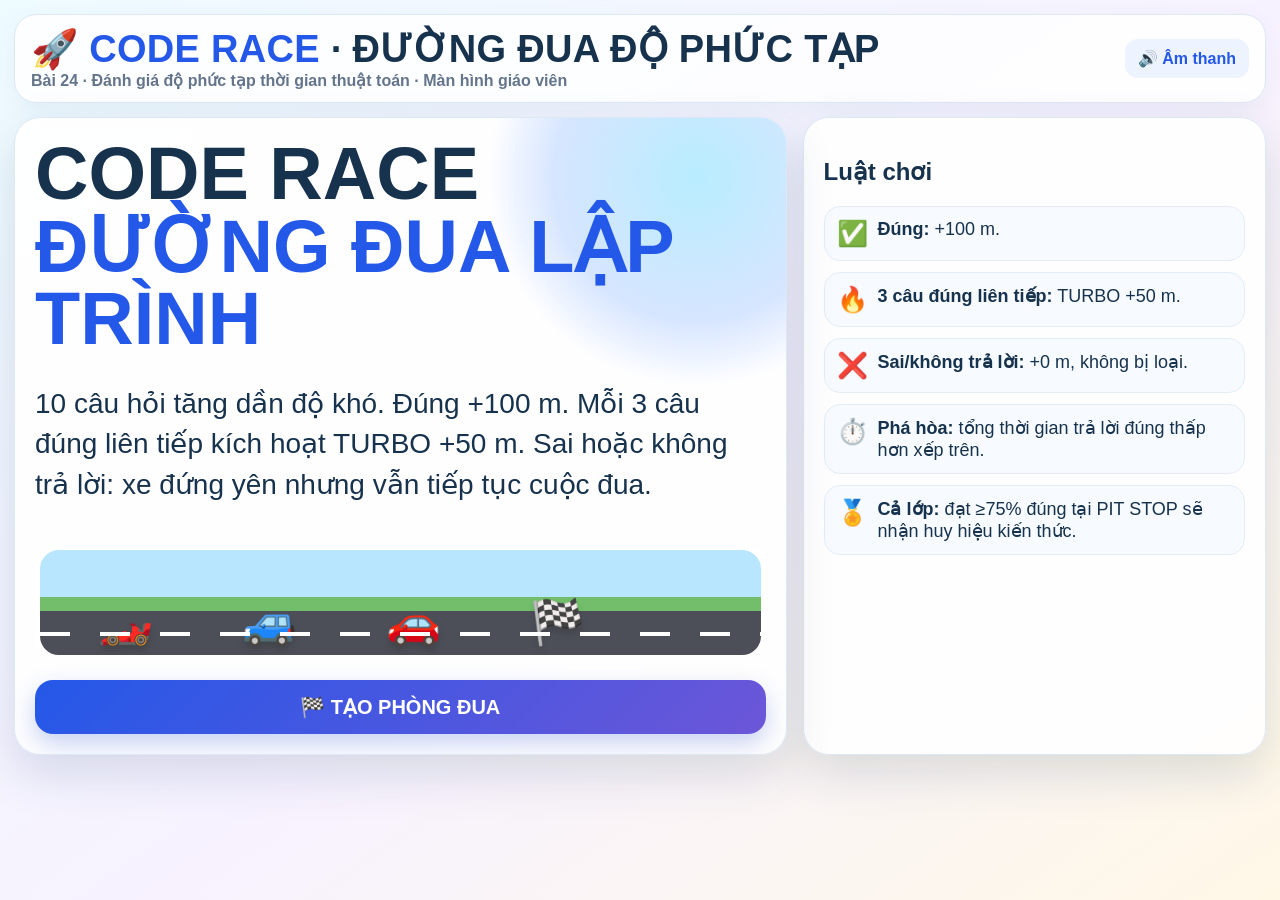
<file: code_race_teacher.html>
<!doctype html>
<html lang="vi">
<head>
<meta charset="utf-8">
<meta name="viewport" content="width=device-width,initial-scale=1,viewport-fit=cover">
<title>Code Race · Bài 24 · Giáo viên</title>
<style>
:root{--ink:#17324d;--muted:#64748b;--blue:#2458e8;--cyan:#19bde8;--green:#1fb56a;--orange:#ff9a32;--red:#e84d4d;--purple:#7957d5;--gold:#f5b82e;--panel:#ffffffee;--border:#dce8f4;--shadow:0 18px 48px rgba(30,67,112,.16)}
*{box-sizing:border-box}html,body{margin:0;min-height:100%;font-family:Arial,"Segoe UI",sans-serif;color:var(--ink);background:linear-gradient(145deg,#eefbff,#f7f2ff 55%,#fff8e7)}body{padding:14px;overflow-x:hidden}
button,input{font:inherit}.hidden{display:none!important}.shell{width:min(1500px,100%);margin:auto}.top{display:flex;align-items:center;justify-content:space-between;gap:12px;flex-wrap:wrap;background:#ffffffd9;border:1px solid var(--border);border-radius:22px;padding:12px 16px;box-shadow:0 8px 24px #315b8d10}.brand{font-weight:900;font-size:clamp(23px,3vw,38px);letter-spacing:.3px}.brand b{color:var(--blue)}.sub{font-size:16px;color:var(--muted);font-weight:700}.sound{border:0;background:#eef4ff;color:#2458e8;border-radius:13px;padding:10px 13px;font-weight:800;cursor:pointer}
.hero{margin-top:14px;display:grid;grid-template-columns:minmax(0,1.25fr) minmax(320px,.75fr);gap:16px}.card{background:var(--panel);border:1px solid var(--border);border-radius:26px;box-shadow:var(--shadow);padding:20px;min-width:0}.intro{min-height:500px;display:grid;align-content:center;position:relative;overflow:hidden}.intro:before{content:"";position:absolute;width:420px;height:420px;border-radius:50%;right:-120px;top:-150px;background:radial-gradient(circle,#9de6ff,#c7dcff 48%,transparent 70%);opacity:.72}.title{font-size:clamp(36px,6vw,74px);line-height:.98;margin:0;position:relative}.title span{display:block;color:var(--blue)}.lead{font-size:clamp(18px,2.2vw,28px);line-height:1.45;max-width:800px;position:relative}.track-mini{height:115px;border-radius:24px;background:linear-gradient(#b9e6ff 0 45%,#72be6b 45% 58%,#4c4f57 58%);position:relative;overflow:hidden;border:5px solid #fff;margin:12px 0 20px}.track-mini:after{content:"";position:absolute;left:0;right:0;top:82px;height:4px;background:repeating-linear-gradient(90deg,#fff 0 30px,transparent 30px 60px)}.car{position:absolute;font-size:44px;bottom:7px;filter:drop-shadow(0 5px 3px #0002)}.car.c1{left:8%}.car.c2{left:28%}.car.c3{left:48%}.car.c4{left:68%}.startbtn,.primary{border:0;border-radius:18px;padding:15px 22px;background:linear-gradient(135deg,#2458e8,#6c56d8);color:#fff;font-weight:900;font-size:20px;cursor:pointer;box-shadow:0 10px 24px #315bd244}.startbtn:hover,.primary:hover{filter:brightness(1.04)}.rulebox{display:grid;gap:11px;font-size:18px}.rule{display:flex;gap:10px;align-items:flex-start;background:#f7fbff;border:1px solid #e3edf7;border-radius:16px;padding:12px}.rule i{font-style:normal;font-size:25px}
.lobbygrid{margin-top:14px;display:grid;grid-template-columns:minmax(0,1fr) minmax(330px,430px);gap:16px;align-items:start}.qrbox{text-align:center}.qrbox img{width:min(270px,70vw);aspect-ratio:1;background:#fff;border-radius:20px;padding:9px;border:1px solid var(--border)}.roomcode{font-size:clamp(34px,5vw,58px);font-weight:950;letter-spacing:8px;color:var(--blue);margin:6px 0}.joinurl{overflow-wrap:anywhere;color:#52677d;font-size:14px}.lobbyside{display:grid;gap:12px;position:sticky;top:14px}.countbox{display:flex;align-items:center;justify-content:space-between;background:#edf6ff;border-radius:18px;padding:13px 15px;font-size:19px;font-weight:900}.startarea{background:#fff8d9;border:1px solid #f6d65f;border-radius:20px;padding:14px}.startarea .primary{width:100%;font-size:23px}.players{max-height:310px;overflow-y:auto;border:1px solid var(--border);border-radius:18px;background:#fbfdff;padding:8px}.player{display:flex;justify-content:space-between;gap:8px;padding:8px 10px;border-bottom:1px dashed #d8e4ef}.player:last-child{border-bottom:0}.hint{font-size:14px;color:var(--muted);line-height:1.4}
.gamegrid{margin-top:14px;display:grid;grid-template-columns:minmax(0,1.55fr) minmax(320px,.65fr);gap:16px}.questionhead{display:flex;justify-content:space-between;gap:10px;align-items:center;flex-wrap:wrap}.pill{display:inline-flex;align-items:center;gap:7px;padding:8px 12px;border-radius:999px;background:#eef5ff;font-weight:900}.difficulty{background:#fff3d6;color:#a65800}.timer{font-size:clamp(32px,4vw,54px);font-weight:950;color:#d33;background:#fff2f0;border-radius:18px;padding:5px 14px}.prompt{font-size:clamp(24px,3vw,40px);font-weight:900;line-height:1.18;margin:18px 0}.choices{display:grid;grid-template-columns:1fr 1fr;gap:12px}.choice{display:flex;gap:12px;align-items:center;border:2px solid #e0eaf4;background:#f9fcff;border-radius:18px;padding:14px;font-size:clamp(17px,1.8vw,23px);font-weight:800;min-height:70px}.letter{width:42px;height:42px;border-radius:13px;color:#fff;display:grid;place-items:center;flex:0 0 42px}.a{background:#ec5e5e}.b{background:#4d6df2}.c{background:#22a766}.d{background:#f39a2f}.answerbar{margin-top:15px;background:#eef3f8;border-radius:99px;height:18px;overflow:hidden}.answerbar>div{height:100%;width:0;background:linear-gradient(90deg,#22b7df,#516ff0);transition:width .3s}.answeredlabel{display:flex;justify-content:space-between;gap:10px;margin-top:7px;font-weight:800}.track{margin-top:15px;background:linear-gradient(#bceaff 0 42%,#78c970 42% 56%,#4a4d55 56%);border-radius:24px;border:5px solid #fff;min-height:275px;position:relative;overflow:hidden}.track:after{content:"";position:absolute;left:0;right:0;top:69%;height:5px;background:repeating-linear-gradient(90deg,#fff 0 32px,transparent 32px 64px);opacity:.9}.finishline{position:absolute;right:5%;top:56%;bottom:0;width:24px;background:repeating-conic-gradient(#fff 0 25%,#222 0 50%) 0/16px 16px;z-index:1}.carslayer{position:absolute;inset:0;z-index:2}.racecar{position:absolute;display:flex;align-items:center;gap:6px;transform:translateY(-50%);transition:left .8s cubic-bezier(.2,.8,.2,1)}.racecar .emoji{font-size:28px;filter:drop-shadow(0 3px 2px #0003)}.racecar .name{background:#fff;border-radius:9px;padding:3px 7px;font-size:12px;font-weight:900;box-shadow:0 4px 12px #0002;max-width:110px;white-space:nowrap;overflow:hidden;text-overflow:ellipsis}.rank{display:grid;gap:7px;max-height:410px;overflow-y:auto}.rankrow{display:grid;grid-template-columns:34px minmax(0,1fr) auto;align-items:center;gap:7px;padding:8px 10px;border-radius:13px;background:#f7faff}.rankrow strong{overflow:hidden;text-overflow:ellipsis;white-space:nowrap}.distance{font-weight:900;color:#2458e8}.teachercontrols{margin-top:12px}.teachercontrols button{width:100%}
.reviewgrid{margin-top:14px;display:grid;grid-template-columns:minmax(0,1.1fr) minmax(320px,.9fr);gap:16px}.answerok{background:#eafff1;border:2px solid #8be1ae;border-radius:20px;padding:15px;font-size:22px;font-weight:900}.stats{display:grid;grid-template-columns:repeat(4,1fr);gap:10px;margin-top:12px}.stat{border-radius:18px;padding:14px;text-align:center;background:#f6f9fc}.stat b{display:block;font-size:32px}.pit{margin-top:14px;background:linear-gradient(135deg,#fff5d5,#eff9ff);border:2px solid #f1cf68;border-radius:22px;padding:16px}.pit h3{margin:0 0 8px;font-size:25px}.pit ul{margin:8px 0 0;padding-left:22px;font-size:18px;line-height:1.45}.reviewbuttons{display:flex;gap:10px;flex-wrap:wrap;margin-top:14px}.reviewbuttons .primary{flex:1;min-width:250px}.finish{margin-top:14px}.podium{display:grid;grid-template-columns:repeat(3,1fr);gap:12px;align-items:end;margin:18px 0}.pod{border-radius:24px 24px 10px 10px;text-align:center;padding:16px 10px;background:#eef4ff}.pod:nth-child(1){min-height:180px;background:#fff3b3;order:2}.pod:nth-child(2){min-height:145px;background:#edf1f5;order:1}.pod:nth-child(3){min-height:125px;background:#f6dcc4;order:3}.medal{font-size:48px}.knowledge{display:grid;grid-template-columns:repeat(2,minmax(0,1fr));gap:9px}.knowledge div{background:#f7fbff;border:1px solid #dfebf5;border-radius:15px;padding:11px;font-weight:800}.badgebox{display:flex;gap:8px;flex-wrap:wrap}.classbadge{padding:8px 11px;border-radius:999px;background:#fff5cf;border:1px solid #f2d36c;font-weight:900}
@media(max-width:980px){.hero,.lobbygrid,.gamegrid,.reviewgrid{grid-template-columns:1fr}.lobbyside{position:static}.choices{grid-template-columns:1fr}.stats{grid-template-columns:1fr 1fr}.knowledge{grid-template-columns:1fr}.podium{grid-template-columns:1fr;align-items:stretch}.pod:nth-child(n){min-height:0;order:initial}}@media(max-width:520px){body{padding:8px}.card{padding:14px}.title{font-size:38px}.stats{grid-template-columns:1fr 1fr}.roomcode{letter-spacing:4px}.track{min-height:235px}}
</style>
</head>
<body>
<div class="shell">
  <header class="top"><div><div class="brand">🚀 <b>CODE RACE</b> · ĐƯỜNG ĐUA ĐỘ PHỨC TẠP</div><div class="sub">Bài 24 · Đánh giá độ phức tạp thời gian thuật toán · Màn hình giáo viên</div></div><button id="soundBtn" class="sound">🔊 Âm thanh</button></header>

  <section id="home" class="hero">
    <div class="card intro"><h1 class="title">CODE RACE<span>ĐƯỜNG ĐUA LẬP TRÌNH</span></h1><p class="lead">10 câu hỏi tăng dần độ khó. Đúng +100 m. Mỗi 3 câu đúng liên tiếp kích hoạt TURBO +50 m. Sai hoặc không trả lời: xe đứng yên nhưng vẫn tiếp tục cuộc đua.</p><div class="track-mini"><span class="car c1">🏎️</span><span class="car c2">🚙</span><span class="car c3">🚗</span><span class="car c4">🏁</span></div><button id="createBtn" class="startbtn">🏁 TẠO PHÒNG ĐUA</button></div>
    <div class="card"><h2>Luật chơi</h2><div class="rulebox"><div class="rule"><i>✅</i><span><b>Đúng:</b> +100 m.</span></div><div class="rule"><i>🔥</i><span><b>3 câu đúng liên tiếp:</b> TURBO +50 m.</span></div><div class="rule"><i>❌</i><span><b>Sai/không trả lời:</b> +0 m, không bị loại.</span></div><div class="rule"><i>⏱️</i><span><b>Phá hòa:</b> tổng thời gian trả lời đúng thấp hơn xếp trên.</span></div><div class="rule"><i>🏅</i><span><b>Cả lớp:</b> đạt ≥75% đúng tại PIT STOP sẽ nhận huy hiệu kiến thức.</span></div></div></div>
  </section>

  <section id="lobby" class="lobbygrid hidden">
    <div class="card qrbox"><h2>Học sinh quét QR để tham gia</h2><img id="qr" alt="Mã QR tham gia Code Race"><div class="roomcode" id="roomCode">------</div><div id="joinUrl" class="joinurl"></div><p class="hint">Chỉ học sinh vào trước khi bấm BẮT ĐẦU mới được tham gia lượt đua này.</p></div>
    <aside class="card lobbyside"><div class="countbox"><span>👥 Đã vào phòng</span><span><b id="joined">0</b>/50</span></div><div class="startarea"><button id="startBtn" class="primary">🚦 BẮT ĐẦU CUỘC ĐUA</button><div class="hint" style="margin-top:8px">Nút BẮT ĐẦU nằm ngoài danh sách học sinh nên dù đủ 50 em vẫn luôn bấm được.</div></div><h3 style="margin:2px 0">Danh sách học sinh</h3><div id="playerList" class="players"></div></aside>
  </section>

  <section id="game" class="gamegrid hidden">
    <main class="card"><div class="questionhead"><div style="display:flex;gap:8px;flex-wrap:wrap"><span id="zone" class="pill">🏁</span><span id="difficulty" class="pill difficulty"></span><span id="qnum" class="pill"></span></div><div id="timer" class="timer">20 s</div></div><div id="prompt" class="prompt"></div><div id="choices" class="choices"></div><div class="answerbar"><div id="answerProgress"></div></div><div class="answeredlabel"><span id="answeredText">Đã trả lời 0/0</span><span>Không hiển thị đúng/sai trước khi hết giờ</span></div><div class="track"><div class="finishline"></div><div id="carsLayer" class="carslayer"></div></div></main>
    <aside class="card"><h2 style="margin-top:0">🏆 TOP 10</h2><div id="top10" class="rank"></div><div class="teachercontrols"><button id="finishNowBtn" class="primary" style="background:linear-gradient(135deg,#d94b4b,#ff8350)">⏹ KẾT THÚC CÂU SỚM</button></div></aside>
  </section>

  <section id="review" class="reviewgrid hidden">
    <main class="card"><div class="pill" id="reviewQ"></div><h2 style="font-size:34px;margin:12px 0">⏰ KẾT QUẢ CÂU HỎI</h2><div id="correctAnswer" class="answerok"></div><p id="explain" style="font-size:20px;line-height:1.5"></p><div class="stats"><div class="stat"><span>✅ Đúng</span><b id="stCorrect">0</b></div><div class="stat"><span>❌ Sai</span><b id="stWrong">0</b></div><div class="stat"><span>⌛ Không trả lời</span><b id="stNo">0</b></div><div class="stat"><span>🎯 Tỉ lệ đúng</span><b id="stRate">0%</b></div></div><div id="pit" class="pit hidden"></div><div class="reviewbuttons"><button id="continueBtn" class="primary">▶ TIẾP TỤC</button></div></main>
    <aside class="card"><h2>🏎️ Xếp hạng hiện tại</h2><div id="reviewTop" class="rank"></div><h3>Huy hiệu chung của lớp</h3><div id="badgeBox" class="badgebox"></div></aside>
  </section>

  <section id="finish" class="finish hidden">
    <div class="card"><div style="text-align:center"><div style="font-size:64px">🏁🎉</div><h1 style="font-size:clamp(36px,5vw,64px);margin:4px">RACE FINISHED!</h1><p style="font-size:21px">Chúc mừng cả lớp đã hoàn thành hành trình độ phức tạp thuật toán.</p></div><div id="podium" class="podium"></div><div class="stats" style="margin-bottom:16px"><div class="stat"><span>👥 Tham gia</span><b id="finStudents">0</b></div><div class="stat"><span>✅ Tỉ lệ đúng lớp</span><b id="finAccuracy">0%</b></div><div class="stat"><span>🔥 Combo cao nhất</span><b id="finStreak">0</b></div><div class="stat"><span>🏅 Huy hiệu lớp</span><b id="finBadges">0</b></div></div><h2>🧠 BẢN ĐỒ KIẾN THỨC Ở VẠCH ĐÍCH</h2><div id="knowledge" class="knowledge"></div><div style="display:flex;gap:10px;flex-wrap:wrap;margin-top:16px"><a class="primary" href="/" style="text-decoration:none">🏠 VỀ KHO GAME</a><button id="newRaceBtn" class="primary">🔄 TẠO LƯỢT ĐUA MỚI</button></div></div>
  </section>
</div>
<script>
(()=>{
let room='',teacherToken='',lastPhase='',audioOn=true,pollTimer=null;const $=s=>document.querySelector(s);const screens=['home','lobby','game','review','finish'];
function show(id){screens.forEach(x=>$('#'+x).classList.toggle('hidden',x!==id))}
function esc(s){return String(s??'').replace(/[&<>"']/g,m=>({'&':'&amp;','<':'&lt;','>':'&gt;','"':'&quot;',"'":'&#39;'}[m]))}
let ac=null;function tone(freq=520,d=.08){if(!audioOn)return;try{ac=ac||new (window.AudioContext||window.webkitAudioContext)();const o=ac.createOscillator(),g=ac.createGain();o.frequency.value=freq;g.gain.value=.05;o.connect(g);g.connect(ac.destination);o.start();g.gain.exponentialRampToValueAtTime(.0001,ac.currentTime+d);o.stop(ac.currentTime+d)}catch(e){}}
$('#soundBtn').addEventListener('click',()=>{audioOn=!audioOn;$('#soundBtn').textContent=audioOn?'🔊 Âm thanh':'🔇 Tắt âm thanh';if(audioOn)tone(620)});
$('#createBtn').addEventListener('click',async()=>{tone(660);const r=await fetch('/api/code-race/create',{method:'POST'});const d=await r.json();if(!r.ok){alert(d.error||'Không tạo được phòng');return}room=d.code;teacherToken=d.teacher_token;$('#roomCode').textContent=room;$('#joinUrl').textContent=d.join_url;$('#qr').src=d.qr_url+'?t='+Date.now();show('lobby');schedulePoll(100)});
$('#startBtn').addEventListener('click',startNext);$('#continueBtn').addEventListener('click',startNext);$('#finishNowBtn').addEventListener('click',async()=>{if(!room)return;await fetch('/api/code-race/finish-question',{method:'POST',headers:{'Content-Type':'application/json'},body:JSON.stringify({room,teacher_token:teacherToken})});pollOnce()});$('#newRaceBtn').addEventListener('click',()=>location.reload());
async function startNext(){if(!room)return;const r=await fetch('/api/code-race/start',{method:'POST',headers:{'Content-Type':'application/json'},body:JSON.stringify({room,teacher_token:teacherToken})});const d=await r.json();if(!r.ok){alert(d.error||'Chưa thể bắt đầu');return}tone(d.finished?880:700);pollOnce()}
function rankRows(arr){if(!arr?.length)return '<div class="hint">Chưa có xếp hạng.</div>';return arr.map((r,i)=>`<div class="rankrow"><span>${i<3?['🥇','🥈','🥉'][i]:(i+1)}</span><strong>${esc(r.name)}${r.turbo?' 🔥':''}</strong><span class="distance">${r.distance} m</span></div>`).join('')}
function renderCars(arr){const layer=$('#carsLayer');layer.innerHTML='';const max=1100;arr.slice(0,10).forEach((r,i)=>{const car=document.createElement('div');car.className='racecar';car.style.left=Math.min(86,4+(r.distance/max)*80)+'%';car.style.top=(61+i*3.2)+'%';car.innerHTML=`<span class="emoji">${['🏎️','🚗','🚙','🚕','🚓'][i%5]}</span><span class="name">${esc(r.name)}</span>`;layer.appendChild(car)})}
function choiceHtml(st){return st.question.choices.map((c,i)=>`<div class="choice"><span class="letter ${['a','b','c','d'][i]}">${'ABCD'[i]}</span><span>${esc(c)}</span></div>`).join('')}
function pitHtml(p,rate){if(!p)return '';return `<h3>🛠️ ${esc(p.title)}</h3><div style="font-weight:900">${rate>=75?'🎉 Cả lớp đạt huy hiệu: '+esc(p.badge):'💪 Cả lớp chưa đạt mốc 75% ở trạm này, nhưng vẫn tiếp tục đường đua!'}</div><ul>${p.items.map(x=>`<li>${esc(x)}</li>`).join('')}</ul>`}
function render(st){if(st.phase!==lastPhase){if(st.phase==='review')tone(540,.15);if(st.phase==='finished'){tone(880,.3);setTimeout(()=>tone(1100,.3),180)}lastPhase=st.phase}
 if(st.phase==='lobby'){show('lobby');$('#joined').textContent=st.joined;$('#playerList').innerHTML=(st.students||[]).map((s,i)=>`<div class="player"><span>${i+1}. ${esc(s.name)}</span><b>${s.distance||0} m</b></div>`).join('');return}
 if(st.phase==='question'){show('game');$('#zone').textContent='🏁 '+st.question.zone;$('#difficulty').textContent=st.question.difficulty;$('#qnum').textContent=`Câu ${st.qidx+1}/${st.total_questions}`;$('#timer').textContent=st.remain+' s';$('#prompt').textContent=st.question.prompt;$('#choices').innerHTML=choiceHtml(st);const denom=Math.max(1,st.eligible||0);$('#answeredText').textContent=`Đã trả lời ${st.answered}/${st.eligible}`;$('#answerProgress').style.width=Math.min(100,(st.answered/denom)*100)+'%';$('#top10').innerHTML=rankRows(st.top10);renderCars(st.top10);if(st.remain<=5&&st.remain>0)tone(360+st.remain*35,.04);return}
 if(st.phase==='review'){show('review');$('#reviewQ').textContent=`Câu ${st.qidx+1}/${st.total_questions} · ${st.question.zone}`;$('#correctAnswer').textContent=`Đáp án đúng: ${'ABCD'[st.answer]}. ${st.answer_text}`;$('#explain').textContent=st.explain;const x=st.review_stats||{};$('#stCorrect').textContent=x.correct??0;$('#stWrong').textContent=x.wrong??0;$('#stNo').textContent=x.no_answer??0;$('#stRate').textContent=(x.rate??0)+'%';$('#reviewTop').innerHTML=rankRows(st.top10);$('#badgeBox').innerHTML=(st.class_badges||[]).length?(st.class_badges||[]).map(b=>`<span class="classbadge">${esc(b)}</span>`).join(''):'<span class="hint">Chưa có huy hiệu.</span>';if(st.pit_stop){$('#pit').classList.remove('hidden');$('#pit').innerHTML=pitHtml(st.pit_stop,x.rate||0)}else{$('#pit').classList.add('hidden');$('#pit').innerHTML=''}$('#continueBtn').textContent=st.qidx+1>=st.total_questions?'🏆 XEM VẠCH ĐÍCH':'▶ TIẾP TỤC – CÂU '+(st.qidx+2);return}
 if(st.phase==='finished'){show('finish');const top=st.top10||[];const labels=['🥈','🥇','🥉'];const order=[1,0,2];$('#podium').innerHTML=order.map((ix,k)=>{const r=top[ix];return `<div class="pod"><div class="medal">${labels[k]}</div><h3>${r?esc(r.name):'—'}</h3><b>${r?r.distance:0} m</b></div>`}).join('');const f=st.finish_stats||{};$('#finStudents').textContent=f.students||0;$('#finAccuracy').textContent=(f.class_accuracy||0)+'%';$('#finStreak').textContent=f.best_streak||0;$('#finBadges').textContent=(st.class_badges||[]).length;$('#knowledge').innerHTML=(f.knowledge||[]).map((x,i)=>`<div>${i+1}. ${esc(x)}</div>`).join('');return}
}
async function pollOnce(){if(!room)return;try{const r=await fetch(`/api/code-race/state?room=${encodeURIComponent(room)}&teacher=1&teacher_token=${encodeURIComponent(teacherToken)}&t=${Date.now()}`);if(r.ok)render(await r.json())}catch(e){}}
function schedulePoll(ms=650){clearTimeout(pollTimer);pollTimer=setTimeout(async()=>{await pollOnce();schedulePoll(650)},ms)}
})();
</script>
</body>
</html>
</file>
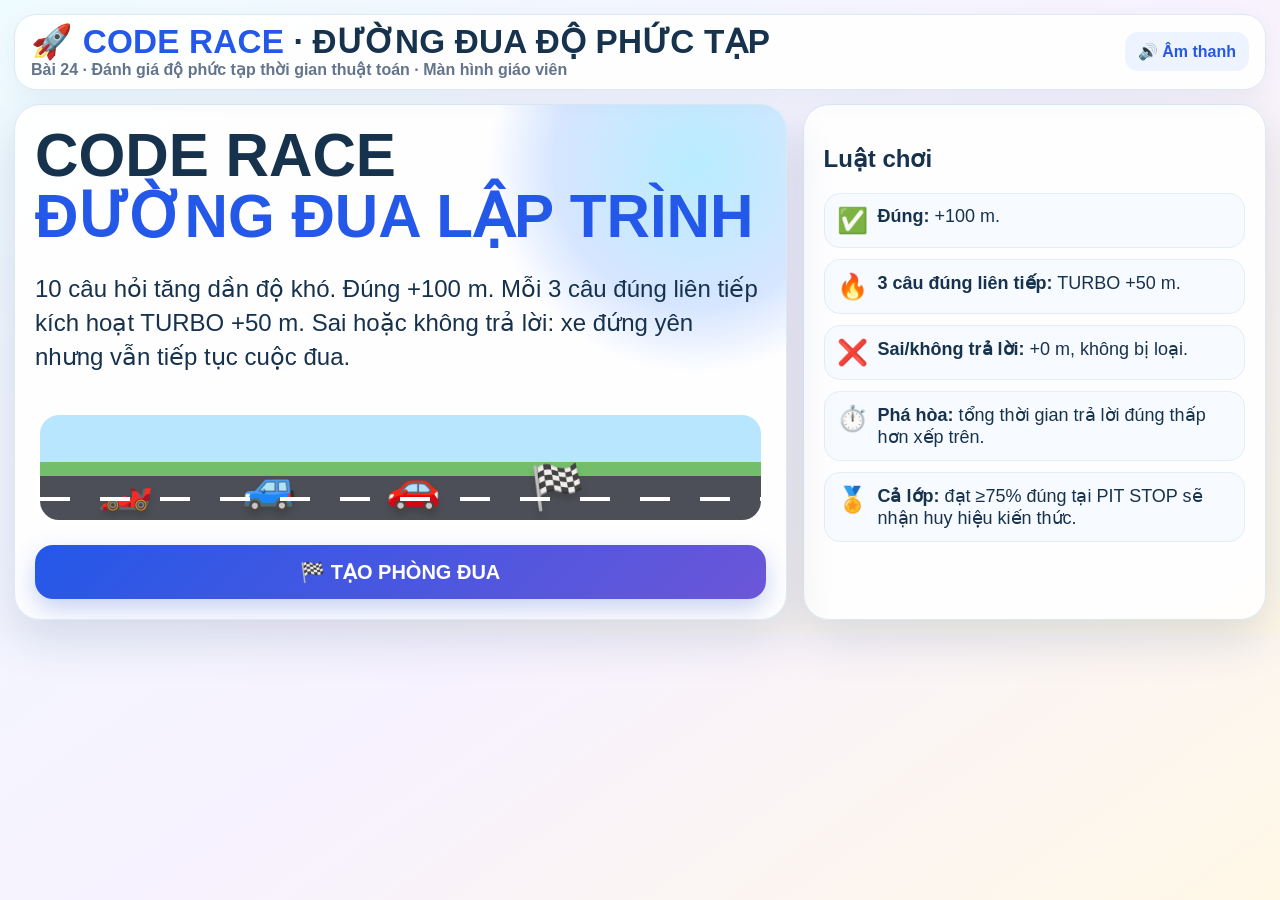
<file: templates/code_race_teacher.html>
<!doctype html>
<html lang="vi">
<head>
<meta charset="utf-8">
<meta name="viewport" content="width=device-width,initial-scale=1,viewport-fit=cover">
<title>Code Race · Bài 24 · Giáo viên</title>
<style>
:root{--ink:#17324d;--muted:#64748b;--blue:#2458e8;--cyan:#19bde8;--green:#1fb56a;--orange:#ff9a32;--red:#e84d4d;--purple:#7957d5;--gold:#f5b82e;--panel:#ffffffee;--border:#dce8f4;--shadow:0 18px 48px rgba(30,67,112,.16)}
*{box-sizing:border-box}html,body{margin:0;min-height:100%;font-family:Arial,"Segoe UI",sans-serif;color:var(--ink);background:linear-gradient(145deg,#eefbff,#f7f2ff 55%,#fff8e7)}body{padding:14px;overflow-x:hidden}
button,input{font:inherit}.hidden{display:none!important}.shell{width:min(1500px,100%);margin:auto}.top{display:flex;align-items:center;justify-content:space-between;gap:12px;flex-wrap:wrap;background:#ffffffed;border:1px solid var(--border);border-radius:22px;padding:10px 16px;box-shadow:0 8px 24px #315b8d10;position:sticky;top:8px;z-index:50}.brand{font-weight:900;font-size:clamp(21px,2.6vw,34px);letter-spacing:.2px;line-height:1.05;overflow-wrap:anywhere}.brand b{color:var(--blue)}.sub{font-size:16px;color:var(--muted);font-weight:700}.sound{border:0;background:#eef4ff;color:#2458e8;border-radius:13px;padding:10px 13px;font-weight:800;cursor:pointer}
.hero{margin-top:14px;display:grid;grid-template-columns:minmax(0,1.25fr) minmax(320px,.75fr);gap:16px}.card{background:var(--panel);border:1px solid var(--border);border-radius:26px;box-shadow:var(--shadow);padding:20px;min-width:0}.intro{min-height:460px;display:grid;align-content:center;position:relative;overflow:hidden}.intro:before{content:"";position:absolute;width:420px;height:420px;border-radius:50%;right:-120px;top:-150px;background:radial-gradient(circle,#9de6ff,#c7dcff 48%,transparent 70%);opacity:.72}.title{font-size:clamp(34px,4.7vw,62px);line-height:1.02;margin:0;position:relative;max-width:100%;overflow-wrap:normal;word-break:normal}.title span{display:block;color:var(--blue)}.lead{font-size:clamp(17px,1.9vw,24px);line-height:1.42;max-width:760px;position:relative}.track-mini{height:115px;border-radius:24px;background:linear-gradient(#b9e6ff 0 45%,#72be6b 45% 58%,#4c4f57 58%);position:relative;overflow:hidden;border:5px solid #fff;margin:12px 0 20px}.track-mini:after{content:"";position:absolute;left:0;right:0;top:82px;height:4px;background:repeating-linear-gradient(90deg,#fff 0 30px,transparent 30px 60px)}.car{position:absolute;font-size:44px;bottom:7px;filter:drop-shadow(0 5px 3px #0002)}.car.c1{left:8%}.car.c2{left:28%}.car.c3{left:48%}.car.c4{left:68%}.startbtn,.primary{border:0;border-radius:18px;padding:15px 22px;background:linear-gradient(135deg,#2458e8,#6c56d8);color:#fff;font-weight:900;font-size:20px;cursor:pointer;box-shadow:0 10px 24px #315bd244}.startbtn:hover,.primary:hover{filter:brightness(1.04)}.rulebox{display:grid;gap:11px;font-size:18px}.rule{display:flex;gap:10px;align-items:flex-start;background:#f7fbff;border:1px solid #e3edf7;border-radius:16px;padding:12px}.rule i{font-style:normal;font-size:25px}
.lobbygrid{margin-top:14px;display:grid;grid-template-columns:minmax(0,1fr) minmax(330px,430px);gap:16px;align-items:start}.qrbox{text-align:center}.qrbox img{width:min(270px,70vw);aspect-ratio:1;background:#fff;border-radius:20px;padding:9px;border:1px solid var(--border)}.roomcode{font-size:clamp(34px,5vw,58px);font-weight:950;letter-spacing:8px;color:var(--blue);margin:6px 0}.joinurl{overflow-wrap:anywhere;color:#52677d;font-size:14px}.lobbyside{display:flex;flex-direction:column;gap:10px;position:sticky;top:92px;height:min(560px,calc(100vh - 118px));min-height:430px;overflow:hidden}.countbox{display:flex;align-items:center;justify-content:space-between;background:#edf6ff;border-radius:18px;padding:12px 15px;font-size:19px;font-weight:900;flex:0 0 auto}.startarea{background:#fff8d9;border:1px solid #f6d65f;border-radius:20px;padding:12px;flex:0 0 auto;position:relative;z-index:5}.startarea .primary{width:100%;font-size:23px}.players{flex:1 1 auto;min-height:120px;max-height:none;overflow-y:auto;overscroll-behavior:contain;scrollbar-gutter:stable;border:1px solid var(--border);border-radius:18px;background:#fbfdff;padding:8px}.player{display:flex;justify-content:space-between;gap:8px;padding:7px 10px;border-bottom:1px dashed #d8e4ef;min-width:0}.player span{min-width:0;overflow:hidden;text-overflow:ellipsis;white-space:nowrap}.player b{flex:0 0 auto}.player:last-child{border-bottom:0}.hint{font-size:14px;color:var(--muted);line-height:1.4}
.gamegrid{margin-top:14px;display:grid;grid-template-columns:minmax(0,1.55fr) minmax(320px,.65fr);gap:16px}.questionhead{display:flex;justify-content:space-between;gap:10px;align-items:center;flex-wrap:wrap}.pill{display:inline-flex;align-items:center;gap:7px;padding:8px 12px;border-radius:999px;background:#eef5ff;font-weight:900}.difficulty{background:#fff3d6;color:#a65800}.timer{font-size:clamp(32px,4vw,54px);font-weight:950;color:#d33;background:#fff2f0;border-radius:18px;padding:5px 14px}.prompt{font-size:clamp(24px,3vw,40px);font-weight:900;line-height:1.18;margin:18px 0}.choices{display:grid;grid-template-columns:1fr 1fr;gap:12px}.choice{display:flex;gap:12px;align-items:center;border:2px solid #e0eaf4;background:#f9fcff;border-radius:18px;padding:14px;font-size:clamp(17px,1.8vw,23px);font-weight:800;min-height:70px}.letter{width:42px;height:42px;border-radius:13px;color:#fff;display:grid;place-items:center;flex:0 0 42px}.a{background:#ec5e5e}.b{background:#4d6df2}.c{background:#22a766}.d{background:#f39a2f}.answerbar{margin-top:15px;background:#eef3f8;border-radius:99px;height:18px;overflow:hidden}.answerbar>div{height:100%;width:0;background:linear-gradient(90deg,#22b7df,#516ff0);transition:width .3s}.answeredlabel{display:flex;justify-content:space-between;gap:10px;margin-top:7px;font-weight:800}.track{margin-top:15px;background:linear-gradient(#bceaff 0 42%,#78c970 42% 56%,#4a4d55 56%);border-radius:24px;border:5px solid #fff;min-height:275px;position:relative;overflow:hidden}.track:after{content:"";position:absolute;left:0;right:0;top:69%;height:5px;background:repeating-linear-gradient(90deg,#fff 0 32px,transparent 32px 64px);opacity:.9}.finishline{position:absolute;right:5%;top:56%;bottom:0;width:24px;background:repeating-conic-gradient(#fff 0 25%,#222 0 50%) 0/16px 16px;z-index:1}.carslayer{position:absolute;inset:0;z-index:2}.racecar{position:absolute;display:flex;align-items:center;gap:6px;transform:translateY(-50%);transition:left .8s cubic-bezier(.2,.8,.2,1)}.racecar .emoji{font-size:28px;filter:drop-shadow(0 3px 2px #0003)}.racecar .name{background:#fff;border-radius:9px;padding:3px 7px;font-size:12px;font-weight:900;box-shadow:0 4px 12px #0002;max-width:110px;white-space:nowrap;overflow:hidden;text-overflow:ellipsis}.rank{display:grid;gap:7px;max-height:410px;overflow-y:auto}.rankrow{display:grid;grid-template-columns:34px minmax(0,1fr) auto;align-items:center;gap:7px;padding:8px 10px;border-radius:13px;background:#f7faff}.rankrow strong{overflow:hidden;text-overflow:ellipsis;white-space:nowrap}.distance{font-weight:900;color:#2458e8}.teachercontrols{margin-top:12px}.teachercontrols button{width:100%}
.reviewgrid{margin-top:14px;display:grid;grid-template-columns:minmax(0,1.1fr) minmax(320px,.9fr);gap:16px}.answerok{background:#eafff1;border:2px solid #8be1ae;border-radius:20px;padding:15px;font-size:22px;font-weight:900}.stats{display:grid;grid-template-columns:repeat(4,1fr);gap:10px;margin-top:12px}.stat{border-radius:18px;padding:14px;text-align:center;background:#f6f9fc}.stat b{display:block;font-size:32px}.pit{margin-top:14px;background:linear-gradient(135deg,#fff5d5,#eff9ff);border:2px solid #f1cf68;border-radius:22px;padding:16px}.pit h3{margin:0 0 8px;font-size:25px}.pit ul{margin:8px 0 0;padding-left:22px;font-size:18px;line-height:1.45}.reviewbuttons{display:flex;gap:10px;flex-wrap:wrap;margin-top:14px}.reviewbuttons .primary{flex:1;min-width:250px}.finish{margin-top:14px}.podium{display:grid;grid-template-columns:repeat(3,1fr);gap:12px;align-items:end;margin:18px 0}.pod{border-radius:24px 24px 10px 10px;text-align:center;padding:16px 10px;background:#eef4ff}.pod:nth-child(1){min-height:180px;background:#fff3b3;order:2}.pod:nth-child(2){min-height:145px;background:#edf1f5;order:1}.pod:nth-child(3){min-height:125px;background:#f6dcc4;order:3}.medal{font-size:48px}.knowledge{display:grid;grid-template-columns:repeat(2,minmax(0,1fr));gap:9px}.knowledge div{background:#f7fbff;border:1px solid #dfebf5;border-radius:15px;padding:11px;font-weight:800}.badgebox{display:flex;gap:8px;flex-wrap:wrap}.classbadge{padding:8px 11px;border-radius:999px;background:#fff5cf;border:1px solid #f2d36c;font-weight:900}
@media(max-width:980px){.hero,.lobbygrid,.gamegrid,.reviewgrid{grid-template-columns:1fr}.top{position:static}.lobbyside{position:static;height:auto;min-height:0;overflow:visible}.players{flex:none;max-height:280px;min-height:120px}.choices{grid-template-columns:1fr}.stats{grid-template-columns:1fr 1fr}.knowledge{grid-template-columns:1fr}.podium{grid-template-columns:1fr;align-items:stretch}.pod:nth-child(n){min-height:0;order:initial}}@media(max-height:760px) and (min-width:981px){body{padding:8px}.top{top:4px;padding:8px 14px}.lobbygrid{margin-top:8px}.lobbyside{top:78px;height:calc(100vh - 92px);min-height:360px}.startarea{padding:9px}.startarea .primary{padding:12px 16px;font-size:20px}.players{min-height:90px}.player{padding:5px 9px}.qrbox img{width:min(230px,62vw)}.roomcode{font-size:clamp(30px,4vw,48px)}.intro{min-height:410px}.track-mini{height:95px}}@media(max-width:520px){body{padding:8px}.card{padding:14px}.title{font-size:36px}.stats{grid-template-columns:1fr 1fr}.roomcode{letter-spacing:4px}.track{min-height:235px}.players{max-height:240px}}
</style>
</head>
<body>
<div class="shell">
  <header class="top"><div><div class="brand">🚀 <b>CODE RACE</b> · ĐƯỜNG ĐUA ĐỘ PHỨC TẠP</div><div class="sub">Bài 24 · Đánh giá độ phức tạp thời gian thuật toán · Màn hình giáo viên</div></div><button id="soundBtn" class="sound">🔊 Âm thanh</button></header>

  <section id="home" class="hero">
    <div class="card intro"><h1 class="title">CODE RACE<span>ĐƯỜNG ĐUA LẬP TRÌNH</span></h1><p class="lead">10 câu hỏi tăng dần độ khó. Đúng +100 m. Mỗi 3 câu đúng liên tiếp kích hoạt TURBO +50 m. Sai hoặc không trả lời: xe đứng yên nhưng vẫn tiếp tục cuộc đua.</p><div class="track-mini"><span class="car c1">🏎️</span><span class="car c2">🚙</span><span class="car c3">🚗</span><span class="car c4">🏁</span></div><button id="createBtn" class="startbtn">🏁 TẠO PHÒNG ĐUA</button></div>
    <div class="card"><h2>Luật chơi</h2><div class="rulebox"><div class="rule"><i>✅</i><span><b>Đúng:</b> +100 m.</span></div><div class="rule"><i>🔥</i><span><b>3 câu đúng liên tiếp:</b> TURBO +50 m.</span></div><div class="rule"><i>❌</i><span><b>Sai/không trả lời:</b> +0 m, không bị loại.</span></div><div class="rule"><i>⏱️</i><span><b>Phá hòa:</b> tổng thời gian trả lời đúng thấp hơn xếp trên.</span></div><div class="rule"><i>🏅</i><span><b>Cả lớp:</b> đạt ≥75% đúng tại PIT STOP sẽ nhận huy hiệu kiến thức.</span></div></div></div>
  </section>

  <section id="lobby" class="lobbygrid hidden">
    <div class="card qrbox"><h2>Học sinh quét QR để tham gia</h2><img id="qr" alt="Mã QR tham gia Code Race"><div class="roomcode" id="roomCode">------</div><div id="joinUrl" class="joinurl"></div><p class="hint">Chỉ học sinh vào trước khi bấm BẮT ĐẦU mới được tham gia lượt đua này.</p></div>
    <aside class="card lobbyside"><div class="countbox"><span>👥 Đã vào phòng</span><span><b id="joined">0</b>/50</span></div><div class="startarea"><button id="startBtn" class="primary">🚦 BẮT ĐẦU CUỘC ĐUA</button><div class="hint" style="margin-top:8px">Nút BẮT ĐẦU nằm ngoài danh sách học sinh nên dù đủ 50 em vẫn luôn bấm được.</div></div><h3 style="margin:2px 0;flex:0 0 auto">Danh sách học sinh <span class="hint">(cuộn riêng khi đông)</span></h3><div id="playerList" class="players" aria-label="Danh sách học sinh tham gia"></div></aside>
  </section>

  <section id="game" class="gamegrid hidden">
    <main class="card"><div class="questionhead"><div style="display:flex;gap:8px;flex-wrap:wrap"><span id="zone" class="pill">🏁</span><span id="difficulty" class="pill difficulty"></span><span id="qnum" class="pill"></span></div><div id="timer" class="timer">20 s</div></div><div id="prompt" class="prompt"></div><div id="choices" class="choices"></div><div class="answerbar"><div id="answerProgress"></div></div><div class="answeredlabel"><span id="answeredText">Đã trả lời 0/0</span><span>Không hiển thị đúng/sai trước khi hết giờ</span></div><div class="track"><div class="finishline"></div><div id="carsLayer" class="carslayer"></div></div></main>
    <aside class="card"><h2 style="margin-top:0">🏆 TOP 10</h2><div id="top10" class="rank"></div><div class="teachercontrols"><button id="finishNowBtn" class="primary" style="background:linear-gradient(135deg,#d94b4b,#ff8350)">⏹ KẾT THÚC CÂU SỚM</button></div></aside>
  </section>

  <section id="review" class="reviewgrid hidden">
    <main class="card"><div class="pill" id="reviewQ"></div><h2 style="font-size:34px;margin:12px 0">⏰ KẾT QUẢ CÂU HỎI</h2><div id="correctAnswer" class="answerok"></div><p id="explain" style="font-size:20px;line-height:1.5"></p><div class="stats"><div class="stat"><span>✅ Đúng</span><b id="stCorrect">0</b></div><div class="stat"><span>❌ Sai</span><b id="stWrong">0</b></div><div class="stat"><span>⌛ Không trả lời</span><b id="stNo">0</b></div><div class="stat"><span>🎯 Tỉ lệ đúng</span><b id="stRate">0%</b></div></div><div id="pit" class="pit hidden"></div><div class="reviewbuttons"><button id="continueBtn" class="primary">▶ TIẾP TỤC</button></div></main>
    <aside class="card"><h2>🏎️ Xếp hạng hiện tại</h2><div id="reviewTop" class="rank"></div><h3>Huy hiệu chung của lớp</h3><div id="badgeBox" class="badgebox"></div></aside>
  </section>

  <section id="finish" class="finish hidden">
    <div class="card"><div style="text-align:center"><div style="font-size:64px">🏁🎉</div><h1 style="font-size:clamp(36px,5vw,64px);margin:4px">RACE FINISHED!</h1><p style="font-size:21px">Chúc mừng cả lớp đã hoàn thành hành trình độ phức tạp thuật toán.</p></div><div id="podium" class="podium"></div><div class="stats" style="margin-bottom:16px"><div class="stat"><span>👥 Tham gia</span><b id="finStudents">0</b></div><div class="stat"><span>✅ Tỉ lệ đúng lớp</span><b id="finAccuracy">0%</b></div><div class="stat"><span>🔥 Combo cao nhất</span><b id="finStreak">0</b></div><div class="stat"><span>🏅 Huy hiệu lớp</span><b id="finBadges">0</b></div></div><h2>🧠 BẢN ĐỒ KIẾN THỨC Ở VẠCH ĐÍCH</h2><div id="knowledge" class="knowledge"></div><div style="display:flex;gap:10px;flex-wrap:wrap;margin-top:16px"><a class="primary" href="/" style="text-decoration:none">🏠 VỀ KHO GAME</a><button id="newRaceBtn" class="primary">🔄 TẠO LƯỢT ĐUA MỚI</button></div></div>
  </section>
</div>
<script>
(()=>{
let room='',teacherToken='',lastPhase='',audioOn=true,pollTimer=null;const $=s=>document.querySelector(s);const screens=['home','lobby','game','review','finish'];
function show(id){screens.forEach(x=>$('#'+x).classList.toggle('hidden',x!==id))}
function esc(s){return String(s??'').replace(/[&<>"']/g,m=>({'&':'&amp;','<':'&lt;','>':'&gt;','"':'&quot;',"'":'&#39;'}[m]))}
let ac=null;function tone(freq=520,d=.08){if(!audioOn)return;try{ac=ac||new (window.AudioContext||window.webkitAudioContext)();const o=ac.createOscillator(),g=ac.createGain();o.frequency.value=freq;g.gain.value=.05;o.connect(g);g.connect(ac.destination);o.start();g.gain.exponentialRampToValueAtTime(.0001,ac.currentTime+d);o.stop(ac.currentTime+d)}catch(e){}}
$('#soundBtn').addEventListener('click',()=>{audioOn=!audioOn;$('#soundBtn').textContent=audioOn?'🔊 Âm thanh':'🔇 Tắt âm thanh';if(audioOn)tone(620)});
$('#createBtn').addEventListener('click',async()=>{tone(660);const r=await fetch('/api/code-race/create',{method:'POST'});const d=await r.json();if(!r.ok){alert(d.error||'Không tạo được phòng');return}room=d.code;teacherToken=d.teacher_token;$('#roomCode').textContent=room;$('#joinUrl').textContent=d.join_url;$('#qr').src=d.qr_url+'?t='+Date.now();show('lobby');schedulePoll(100)});
$('#startBtn').addEventListener('click',startNext);$('#continueBtn').addEventListener('click',startNext);$('#finishNowBtn').addEventListener('click',async()=>{if(!room)return;await fetch('/api/code-race/finish-question',{method:'POST',headers:{'Content-Type':'application/json'},body:JSON.stringify({room,teacher_token:teacherToken})});pollOnce()});$('#newRaceBtn').addEventListener('click',()=>location.reload());
async function startNext(){if(!room)return;const r=await fetch('/api/code-race/start',{method:'POST',headers:{'Content-Type':'application/json'},body:JSON.stringify({room,teacher_token:teacherToken})});const d=await r.json();if(!r.ok){alert(d.error||'Chưa thể bắt đầu');return}tone(d.finished?880:700);pollOnce()}
function rankRows(arr){if(!arr?.length)return '<div class="hint">Chưa có xếp hạng.</div>';return arr.map((r,i)=>`<div class="rankrow"><span>${i<3?['🥇','🥈','🥉'][i]:(i+1)}</span><strong>${esc(r.name)}${r.turbo?' 🔥':''}</strong><span class="distance">${r.distance} m</span></div>`).join('')}
function renderCars(arr){const layer=$('#carsLayer');layer.innerHTML='';const max=1100;arr.slice(0,10).forEach((r,i)=>{const car=document.createElement('div');car.className='racecar';car.style.left=Math.min(86,4+(r.distance/max)*80)+'%';car.style.top=(61+i*3.2)+'%';car.innerHTML=`<span class="emoji">${['🏎️','🚗','🚙','🚕','🚓'][i%5]}</span><span class="name">${esc(r.name)}</span>`;layer.appendChild(car)})}
function choiceHtml(st){return st.question.choices.map((c,i)=>`<div class="choice"><span class="letter ${['a','b','c','d'][i]}">${'ABCD'[i]}</span><span>${esc(c)}</span></div>`).join('')}
function pitHtml(p,rate){if(!p)return '';return `<h3>🛠️ ${esc(p.title)}</h3><div style="font-weight:900">${rate>=75?'🎉 Cả lớp đạt huy hiệu: '+esc(p.badge):'💪 Cả lớp chưa đạt mốc 75% ở trạm này, nhưng vẫn tiếp tục đường đua!'}</div><ul>${p.items.map(x=>`<li>${esc(x)}</li>`).join('')}</ul>`}
function render(st){if(st.phase!==lastPhase){if(st.phase==='review')tone(540,.15);if(st.phase==='finished'){tone(880,.3);setTimeout(()=>tone(1100,.3),180)}lastPhase=st.phase}
 if(st.phase==='lobby'){show('lobby');$('#joined').textContent=st.joined;$('#playerList').innerHTML=(st.students||[]).map((s,i)=>`<div class="player"><span>${i+1}. ${esc(s.name)}</span><b>${s.distance||0} m</b></div>`).join('');return}
 if(st.phase==='question'){show('game');$('#zone').textContent='🏁 '+st.question.zone;$('#difficulty').textContent=st.question.difficulty;$('#qnum').textContent=`Câu ${st.qidx+1}/${st.total_questions}`;$('#timer').textContent=st.remain+' s';$('#prompt').textContent=st.question.prompt;$('#choices').innerHTML=choiceHtml(st);const denom=Math.max(1,st.eligible||0);$('#answeredText').textContent=`Đã trả lời ${st.answered}/${st.eligible}`;$('#answerProgress').style.width=Math.min(100,(st.answered/denom)*100)+'%';$('#top10').innerHTML=rankRows(st.top10);renderCars(st.top10);if(st.remain<=5&&st.remain>0)tone(360+st.remain*35,.04);return}
 if(st.phase==='review'){show('review');$('#reviewQ').textContent=`Câu ${st.qidx+1}/${st.total_questions} · ${st.question.zone}`;$('#correctAnswer').textContent=`Đáp án đúng: ${'ABCD'[st.answer]}. ${st.answer_text}`;$('#explain').textContent=st.explain;const x=st.review_stats||{};$('#stCorrect').textContent=x.correct??0;$('#stWrong').textContent=x.wrong??0;$('#stNo').textContent=x.no_answer??0;$('#stRate').textContent=(x.rate??0)+'%';$('#reviewTop').innerHTML=rankRows(st.top10);$('#badgeBox').innerHTML=(st.class_badges||[]).length?(st.class_badges||[]).map(b=>`<span class="classbadge">${esc(b)}</span>`).join(''):'<span class="hint">Chưa có huy hiệu.</span>';if(st.pit_stop){$('#pit').classList.remove('hidden');$('#pit').innerHTML=pitHtml(st.pit_stop,x.rate||0)}else{$('#pit').classList.add('hidden');$('#pit').innerHTML=''}$('#continueBtn').textContent=st.qidx+1>=st.total_questions?'🏆 XEM VẠCH ĐÍCH':'▶ TIẾP TỤC – CÂU '+(st.qidx+2);return}
 if(st.phase==='finished'){show('finish');const top=st.top10||[];const labels=['🥈','🥇','🥉'];const order=[1,0,2];$('#podium').innerHTML=order.map((ix,k)=>{const r=top[ix];return `<div class="pod"><div class="medal">${labels[k]}</div><h3>${r?esc(r.name):'—'}</h3><b>${r?r.distance:0} m</b></div>`}).join('');const f=st.finish_stats||{};$('#finStudents').textContent=f.students||0;$('#finAccuracy').textContent=(f.class_accuracy||0)+'%';$('#finStreak').textContent=f.best_streak||0;$('#finBadges').textContent=(st.class_badges||[]).length;$('#knowledge').innerHTML=(f.knowledge||[]).map((x,i)=>`<div>${i+1}. ${esc(x)}</div>`).join('');return}
}
async function pollOnce(){if(!room)return;try{const r=await fetch(`/api/code-race/state?room=${encodeURIComponent(room)}&teacher=1&teacher_token=${encodeURIComponent(teacherToken)}&t=${Date.now()}`);if(r.ok)render(await r.json())}catch(e){}}
function schedulePoll(ms=650){clearTimeout(pollTimer);pollTimer=setTimeout(async()=>{await pollOnce();schedulePoll(650)},ms)}
})();
</script>
</body>
</html>
</file>
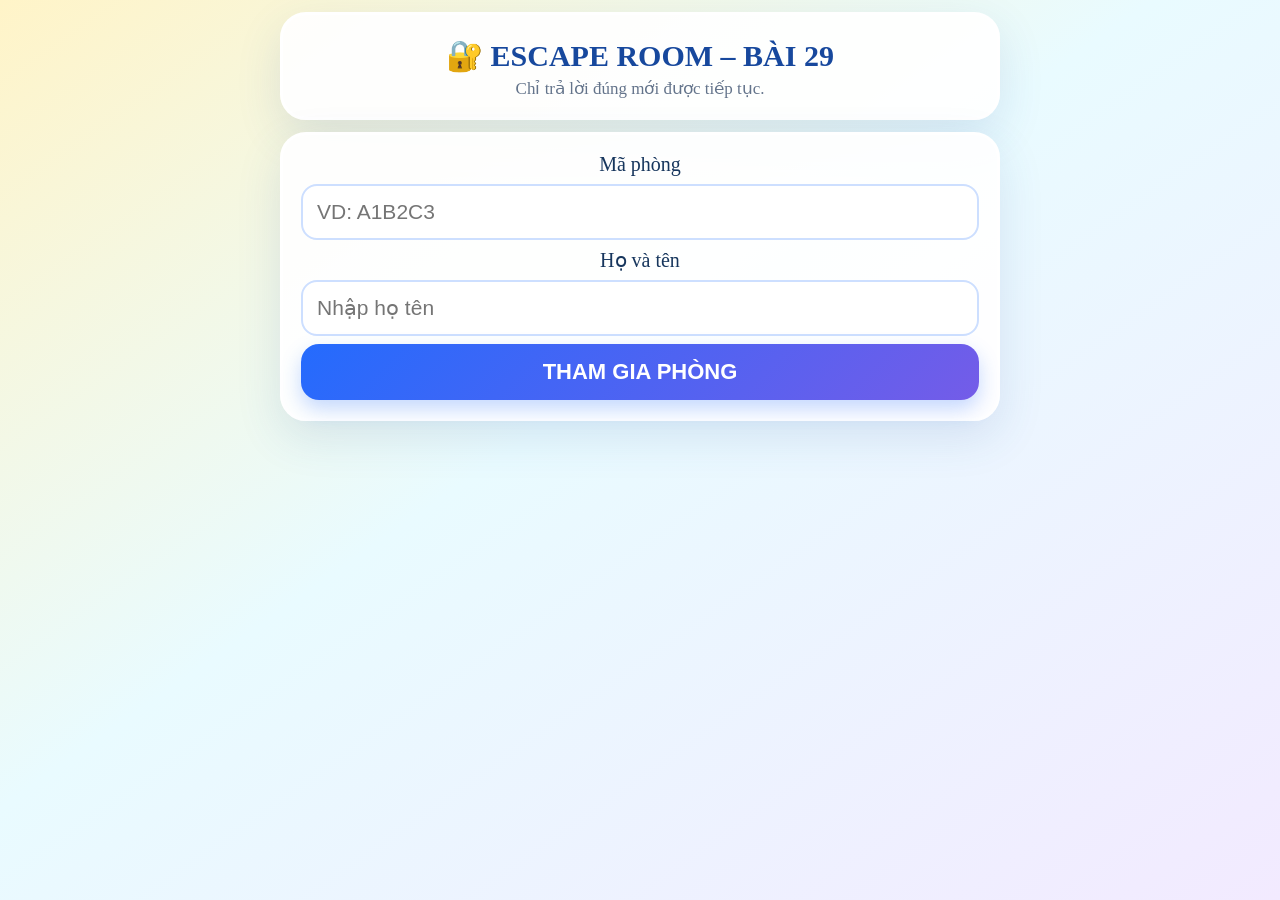
<file: templates/escape_student.html>
<!doctype html><html lang="vi"><head><meta charset="utf-8"><meta name="viewport" content="width=device-width,initial-scale=1,viewport-fit=cover"><title>Escape Room Bài 29 - Học sinh · Kho trò chơi Tin học</title>
<style>
:root{--blue:#246bfd;--green:#20b66a;--red:#ef5350;--ink:#17365d}*{box-sizing:border-box}html,body{margin:0;min-height:100%;font-family:"Times New Roman",serif;color:var(--ink)}body{background:linear-gradient(145deg,#fff4c8,#e9fbff 45%,#f2eaff);padding:12px}.wrap{max-width:720px;margin:auto}.card{background:#ffffffee;border:3px solid #fff;border-radius:26px;box-shadow:0 16px 45px #315b9a22;padding:18px;margin-bottom:12px}.head{text-align:center}.head h1{font-size:30px;margin:5px;color:#17489d}.small{font-size:17px;color:#64748b}.input{width:100%;padding:14px;border-radius:16px;border:2px solid #cddfff;font-size:21px;margin:8px 0}.btn{width:100%;border:0;border-radius:18px;padding:15px;font-size:22px;font-weight:900;color:#fff;background:linear-gradient(135deg,#246bfd,#745ce8);box-shadow:0 9px 20px #246bfd44}.hidden{display:none!important}.status{text-align:center;font-size:20px}.timer{font-size:44px;font-weight:900;color:#e53935;background:#fff1f0;border-radius:18px;padding:4px 14px;display:inline-block}.roomtag{font-size:19px;font-weight:900;background:#ddfff1;border-radius:16px;padding:8px 12px;display:inline-block}.prompt{font-size:26px;font-weight:900;line-height:1.15;margin:12px 0}.graphic{font-size:70px;text-align:center}.code{white-space:pre-wrap;background:#132541;color:#ebfbff;border-radius:18px;padding:14px;font:700 18px/1.35 Consolas,monospace;margin:10px 0}.choices{display:grid;gap:9px}.choice{display:flex;align-items:center;gap:10px;padding:13px;border-radius:18px;border:3px solid #dce9ff;background:#f8fbff;font-size:20px;font-weight:800;cursor:pointer}.choice:active{transform:scale(.99)}.badge{width:40px;height:40px;border-radius:12px;color:#fff;display:grid;place-items:center}.a{background:#ef5350}.b{background:#4f74ff}.c{background:#27ae60}.d{background:#ff9800}.choice.disabled{opacity:.55;pointer-events:none}.choice.selected{border-color:#ffb300;background:#fff8dc}.good{text-align:center;background:#e9fff1;border-color:#8de0a9}.bad{text-align:center;background:#fff0f0;border-color:#ff9f9f}.good h2{color:#18894f}.bad h2{color:#d93333}.icon{font-size:76px}.wait{text-align:center}.wait .icon{animation:bounce 1.2s infinite}@keyframes bounce{50%{transform:translateY(-7px)}}
</style></head><body><div class="wrap">
<div class="card head"><h1>🔐 ESCAPE ROOM – BÀI 29</h1><div class="small">Chỉ trả lời đúng mới được tiếp tục.</div></div>
<div id="join" class="card"><div class="status">Mã phòng</div><input id="room" class="input" maxlength="6" placeholder="VD: A1B2C3"><div class="status">Họ và tên</div><input id="name" class="input" maxlength="40" placeholder="Nhập họ tên"><button id="joinBtn" class="btn">THAM GIA PHÒNG</button><div id="joinMsg" class="status"></div></div>
<div id="waiting" class="card wait hidden"><div class="icon">🐰💻</div><h2>Đã vào phòng!</h2><p>Chờ giáo viên bắt đầu câu hỏi...</p></div>
<div id="question" class="card hidden"><div style="display:flex;justify-content:space-between;align-items:center;gap:8px"><div id="roomTag" class="roomtag"></div><div id="timer" class="timer">20 s</div></div><div id="qnum" class="small" style="margin-top:8px"></div><div id="prompt" class="prompt"></div><div id="graphic" class="graphic"></div><div id="code" class="code"></div><div id="choices" class="choices"></div></div>
<div id="correct" class="card good hidden"><div class="icon">✅🔑</div><h2>CHÍNH XÁC!</h2><p>Bạn vẫn còn quyền chơi. Hãy chờ giáo viên chuyển sang câu tiếp theo.</p></div>
<div id="eliminated" class="card bad hidden"><div class="icon">🚫</div><h2>BẠN ĐÃ DỪNG Ở ĐÂY</h2><p id="elimText">Bạn đã trả lời sai hoặc không trả lời kịp 20 giây.</p><p>Bạn có thể tiếp tục theo dõi các bạn còn lại trên màn hình giáo viên.</p></div>
<div id="finish" class="card good hidden"><div class="icon">🏆🔑</div><h2>CHÚC MỪNG!</h2><p>Bạn đã vượt qua toàn bộ phòng thoát hiểm.</p></div>
</div>
<script>
let room=new URLSearchParams(location.search).get('room')||'',sid='',answeredQ=-1,locked=false,lastPhase='';const $=s=>document.querySelector(s);if(room)$('#room').value=room;
function show(id){['join','waiting','question','correct','eliminated','finish'].forEach(x=>$('#'+x).classList.toggle('hidden',x!==id))}
$('#joinBtn').onclick=async()=>{room=$('#room').value.trim().toUpperCase();const name=$('#name').value.trim();const r=await fetch('/api/escape/join',{method:'POST',headers:{'Content-Type':'application/json'},body:JSON.stringify({room,name})});const d=await r.json();if(!r.ok){$('#joinMsg').textContent=d.error||'Không vào được phòng';return}sid=d.sid;show('waiting');poll()}
function choices(st){return st.question.choices.map((c,i)=>`<div class="choice" data-i="${i}"><span class="badge ${['a','b','c','d'][i]}">${'ABCD'[i]}</span><span>${c}</span></div>`).join('')}
function render(st){if(!st.student)return;if(!st.student.active){show('eliminated');return}if(st.phase==='lobby'){show('waiting');return}if(st.phase==='question'){
 show('question');$('#roomTag').textContent=`${st.question.icon} Phòng ${st.question.room}`;$('#timer').textContent=st.remain+' s';$('#qnum').textContent=`Câu ${st.qidx+1}/${st.total_questions} · ${st.question.room_name}`;$('#prompt').textContent=st.question.prompt;$('#graphic').textContent=st.question.icon;$('#code').textContent=st.question.code||'Hãy chọn đáp án đúng.';
 if(answeredQ!==st.qidx){answeredQ=-1;locked=false;$('#choices').innerHTML=choices(st);$('#choices').querySelectorAll('.choice').forEach(el=>el.onclick=()=>answer(Number(el.dataset.i),st.qidx));}
 if(answeredQ===st.qidx){if(st.my_correct){show('correct')}else{show('eliminated')}}
 return}
 if(st.phase==='review'){if(st.student.active)show('correct');else show('eliminated');return}
 if(st.phase==='finished'){if(st.student.active)show('finish');else show('eliminated')}
}
async function answer(i,qidx){if(locked)return;locked=true;document.querySelectorAll('.choice').forEach(x=>x.classList.add('disabled'));const chosen=document.querySelector(`.choice[data-i="${i}"]`);chosen&&chosen.classList.add('selected');const r=await fetch('/api/escape/answer',{method:'POST',headers:{'Content-Type':'application/json'},body:JSON.stringify({room,sid,answer:i})});const d=await r.json();answeredQ=qidx;if(d.correct){setTimeout(()=>show('correct'),350)}else{setTimeout(()=>show('eliminated'),350)}}
async function poll(){try{const r=await fetch(`/api/escape/state?room=${room}&sid=${sid}&t=${Date.now()}`);if(r.ok)render(await r.json())}catch(e){}setTimeout(poll,550)}
</script></body></html>
</file>
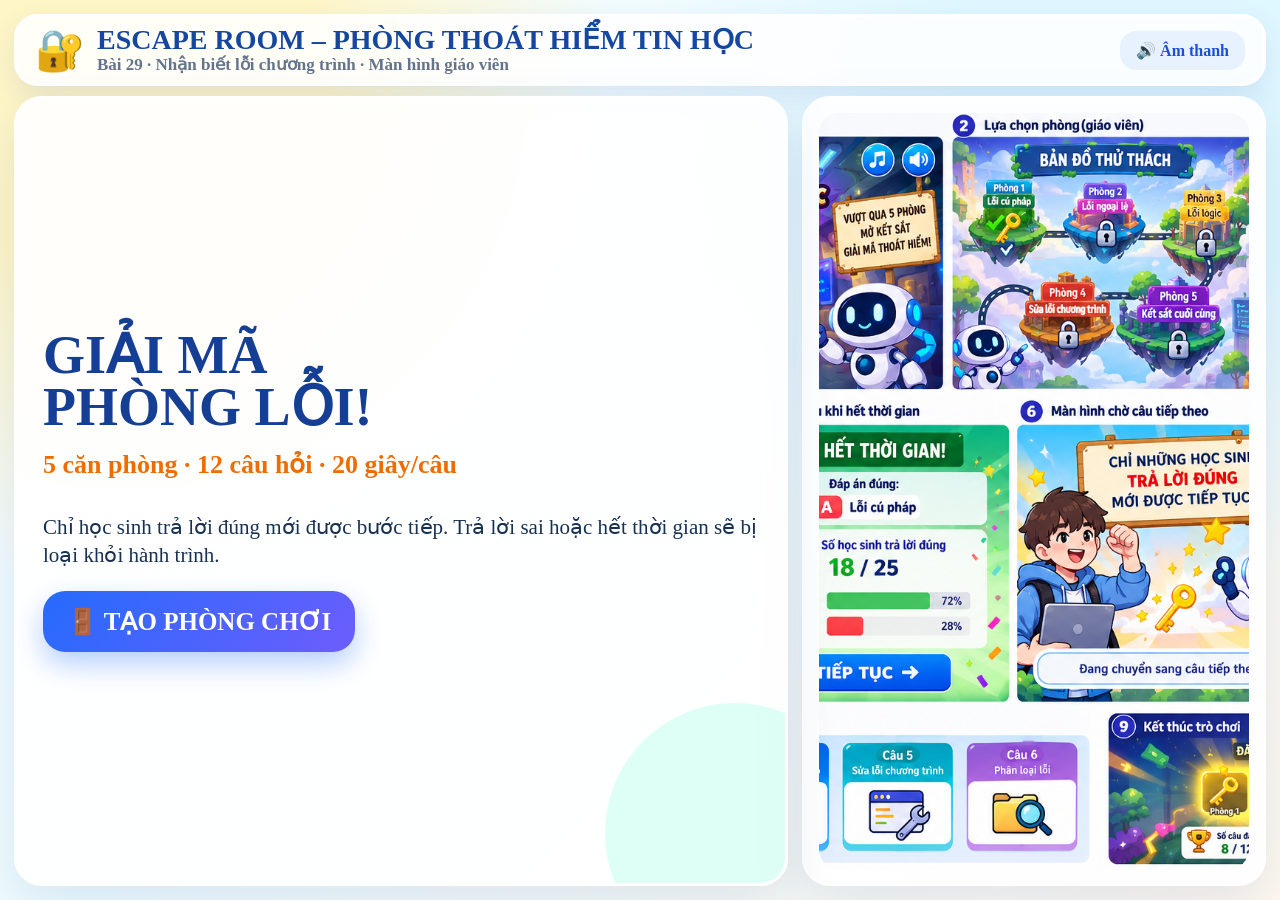
<file: templates/escape_teacher.html>
<!doctype html>
<html lang="vi">
<head>
<meta charset="utf-8"><meta name="viewport" content="width=device-width,initial-scale=1,viewport-fit=cover">
<title>Escape Room Bài 29 - Giáo viên · Kho trò chơi Tin học</title>
<style>
:root{--blue:#246bfd;--cyan:#26c6da;--green:#20b66a;--red:#ef5350;--gold:#ffb300;--ink:#183153;--paper:#f7fbff;--panel:#ffffff;--purple:#7757e8}
*{box-sizing:border-box}html,body{margin:0;width:100%;height:100%;font-family:"Times New Roman",serif;color:var(--ink);overflow:hidden}
body{background:radial-gradient(circle at 10% 10%,#fff6c7 0 14%,transparent 35%),radial-gradient(circle at 90% 10%,#dff7ff 0 14%,transparent 35%),linear-gradient(135deg,#f8fbff,#eefcff 45%,#fff8ef)}
button,input{font:inherit}.hidden{display:none!important}
.app{height:100vh;padding:14px;display:flex;flex-direction:column;gap:10px}.top{height:72px;display:flex;align-items:center;justify-content:space-between;padding:10px 18px;background:#ffffffdd;border:3px solid #fff;border-radius:24px;box-shadow:0 10px 28px #2854a81e}
.brand{display:flex;gap:12px;align-items:center}.logo{font-size:40px}.brand h1{font-size:28px;line-height:1;margin:0;color:#1546a0}.brand small{font-size:17px;font-weight:700;color:#64748b}.sound{border:0;border-radius:16px;padding:10px 16px;background:#e8f2ff;color:#1d4ed8;font-weight:700;cursor:pointer}
.main{flex:1;min-height:0}.screen{height:100%}.card{background:#ffffffea;border:3px solid #fff;border-radius:28px;box-shadow:0 18px 50px #315b9a22}
.home{display:grid;grid-template-columns:1.25fr .75fr;gap:14px;height:100%}.hero{padding:26px;display:flex;flex-direction:column;justify-content:center;position:relative;overflow:hidden}.hero:after{content:"";position:absolute;right:-80px;bottom:-80px;width:260px;height:260px;border-radius:50%;background:#c8fff0;opacity:.6}.hero h2{font-size:54px;line-height:.95;margin:0;color:#153e95;text-shadow:0 3px 0 #fff}.hero .sub{font-size:26px;margin:16px 0 12px;color:#ef6c00;font-weight:700}.hero p{font-size:21px;max-width:760px;line-height:1.35}.startbtn,.nextbtn{border:0;border-radius:22px;padding:16px 24px;font-size:25px;font-weight:800;color:#fff;background:linear-gradient(135deg,#246bfd,#6d5dfc);box-shadow:0 12px 28px #246bfd55;cursor:pointer;align-self:flex-start}.visual{padding:14px;display:flex;align-items:center;justify-content:center;overflow:hidden}.visual img{width:100%;height:100%;object-fit:cover;border-radius:20px}
.lobby{display:grid;grid-template-columns:.85fr 1.15fr;gap:14px;height:100%;min-height:0;overflow:hidden}.qrbox{padding:22px;text-align:center;display:flex;flex-direction:column;align-items:center;justify-content:center}.qrbox h2{font-size:30px;margin:0 0 8px}.qrbox img{width:min(34vh,300px);height:min(34vh,300px);background:#fff;border:8px solid #fff;border-radius:18px;box-shadow:0 8px 20px #1f4a7d22}.roomcode{font-size:34px;font-weight:900;letter-spacing:5px;color:#5b36d6;margin-top:8px}.joinurl{font-size:15px;word-break:break-all;color:#6b7280}.players{padding:22px;display:flex;flex-direction:column;min-height:0;overflow:hidden}.players h2{font-size:30px;margin:0}.statrow{display:flex;gap:10px;margin:10px 0}.stat{flex:1;background:#eef7ff;border-radius:18px;padding:12px;text-align:center}.stat b{font-size:34px;color:#1457c8}.plist{flex:1;min-height:0;overflow:auto;overscroll-behavior:contain;display:grid;grid-template-columns:repeat(3,1fr);gap:8px;align-content:start}.chip{padding:10px 12px;border-radius:16px;background:#f3f7ff;font-size:18px;font-weight:700;border:2px solid #dbeafe}.startquestion{margin-top:10px;width:100%;flex:0 0 auto;position:sticky;bottom:0;z-index:6;border:3px solid #fff}
.game{height:100%;display:grid;grid-template-columns:1fr 320px;gap:14px}.qpanel{padding:20px;display:flex;flex-direction:column;min-width:0}.qhead{display:flex;justify-content:space-between;align-items:center;gap:10px}.roomtag{padding:9px 14px;background:linear-gradient(135deg,#6fe8b5,#46c6ff);border-radius:18px;font-size:21px;font-weight:800}.counter{font-size:19px;font-weight:700}.timer{font-size:42px;font-weight:900;color:#e63946;background:#fff3f3;border:4px solid #ffd1d1;border-radius:18px;padding:4px 16px;min-width:125px;text-align:center}.prompt{font-size:30px;font-weight:900;line-height:1.14;margin:14px 0;color:#173e85}.contentrow{display:grid;grid-template-columns:180px 1fr;gap:14px;min-height:0}.graphic{border-radius:24px;background:linear-gradient(155deg,#e8fff4,#e6f2ff);display:flex;align-items:center;justify-content:center;font-size:92px;box-shadow:inset 0 0 0 3px #fff}.code{white-space:pre-wrap;background:#12233e;color:#e7f7ff;border-radius:22px;padding:16px 20px;font:700 22px/1.35 Consolas,monospace;min-height:115px;display:flex;align-items:center}.choices{display:grid;grid-template-columns:1fr 1fr;gap:12px;margin-top:14px}.choice{background:#f8fbff;border:3px solid #dbeafe;border-radius:20px;padding:15px 18px;font-size:22px;font-weight:800;min-height:66px;display:flex;align-items:center;gap:12px}.badge{width:40px;height:40px;border-radius:12px;display:grid;place-items:center;color:#fff;font-weight:900}.a{background:#ef5350}.b{background:#4f74ff}.c{background:#27ae60}.d{background:#ff9800}.rightbar{padding:18px;display:flex;flex-direction:column;gap:12px}.livebox{background:#f6fbff;border-radius:20px;padding:14px;text-align:center}.livebox .big{font-size:42px;font-weight:900;color:#1660cc}.progress{height:15px;background:#e6eff9;border-radius:999px;overflow:hidden}.progress>div{height:100%;background:linear-gradient(90deg,#27c98d,#32a4ff);width:0}.map{flex:1;min-height:0;display:grid;grid-template-columns:1fr 1fr;gap:8px}.roomtile{border-radius:18px;padding:10px;background:#f1f6ff;border:2px solid #e0e9ff;font-size:16px;font-weight:700}.roomtile.active{background:#fff3cf;border-color:#ffc43d}.roomtile.done{background:#e9fff1;border-color:#61d38b}
.review{height:100%;display:grid;grid-template-columns:1fr 360px;gap:14px}.reviewmain{padding:28px;display:flex;flex-direction:column;justify-content:center}.reviewmain h2{font-size:48px;margin:0 0 10px;color:#1e8a55}.answerbox{font-size:30px;font-weight:900;background:#e9fff1;border:4px solid #77d89a;border-radius:22px;padding:18px}.explain{font-size:22px;line-height:1.35;margin-top:12px}.summary{padding:20px;display:flex;flex-direction:column;justify-content:center;gap:12px}.summary .n{font-size:64px;font-weight:900;text-align:center;color:#1769d2}.summary .lab{text-align:center;font-size:20px;font-weight:700}.barrow{display:flex;justify-content:space-between;background:#f4f8ff;border-radius:14px;padding:11px;font-size:20px}.nextbtn{width:100%;margin-top:8px}
.finish{height:100%;display:flex;align-items:center;justify-content:center}.finishcard{padding:34px;text-align:center;max-width:800px}.finishcard h2{font-size:52px;color:#17469c;margin:0}.keys{font-size:54px;letter-spacing:10px}.finishcard p{font-size:24px}
@media(max-width:1000px){.brand h1{font-size:22px}.home{grid-template-columns:1fr}.visual{display:none}.game{grid-template-columns:1fr 260px}.prompt{font-size:25px}.choice{font-size:19px}.code{font-size:18px}.contentrow{grid-template-columns:130px 1fr}.graphic{font-size:68px}}

@media(max-height:760px){
  .top{height:58px}.brand h1{font-size:23px}.brand small{font-size:14px}.app{padding:8px}.main{min-height:0}
  .qrbox{padding:12px}.qrbox img{width:min(27vh,210px);height:min(27vh,210px)}.roomcode{font-size:27px}
  .players{padding:12px}.players h2{font-size:25px}.statrow{margin:6px 0}.stat{padding:7px}.stat b{font-size:28px}.chip{padding:6px 9px;font-size:16px}
  .startquestion{padding:11px 18px;font-size:20px}
}
</style>
</head>
<body>
<div class="app">
  <div class="top">
    <div class="brand"><div class="logo">🔐</div><div><h1>ESCAPE ROOM – PHÒNG THOÁT HIỂM TIN HỌC</h1><small>Bài 29 · Nhận biết lỗi chương trình · Màn hình giáo viên</small></div></div>
    <button class="sound" id="soundBtn">🔊 Âm thanh</button>
  </div>
  <div class="main">
    <section id="home" class="screen home">
      <div class="card hero">
        <h2>GIẢI MÃ<br>PHÒNG LỖI!</h2>
        <div class="sub">5 căn phòng · 12 câu hỏi · 20 giây/câu</div>
        <p>Chỉ học sinh trả lời đúng mới được bước tiếp. Trả lời sai hoặc hết thời gian sẽ bị loại khỏi hành trình.</p>
        <button class="startbtn" id="createBtn">🚪 TẠO PHÒNG CHƠI</button>
      </div>
      <div class="card visual"><img src="/static/escape_visual.png" alt="Đồ họa Escape Room"></div>
    </section>

    <section id="lobby" class="screen lobby hidden">
      <div class="card qrbox">
        <h2>📱 Học sinh quét QR để vào phòng</h2>
        <img id="qr" alt="QR code">
        <div class="roomcode" id="roomCode">------</div>
        <div class="joinurl" id="joinUrl"></div>
      </div>
      <div class="card players">
        <h2>👥 Học sinh đã tham gia</h2>
        <div class="statrow"><div class="stat"><b id="joined">0</b><div>Đã vào phòng</div></div><div class="stat"><b id="activeLobby">0</b><div>Đang có quyền chơi</div></div></div>
        <div id="playerList" class="plist"></div>
        <button class="startbtn startquestion" id="startBtn">▶ BẮT ĐẦU CÂU 1</button>
      </div>
    </section>

    <section id="game" class="screen game hidden">
      <div class="card qpanel">
        <div class="qhead"><div class="roomtag" id="roomTag">Phòng</div><div class="counter" id="qCounter">Câu</div><div class="timer" id="timer">20 s</div></div>
        <div class="prompt" id="prompt"></div>
        <div class="contentrow"><div class="graphic" id="graphic">🧩</div><div class="code" id="code"></div></div>
        <div class="choices" id="choices"></div>
      </div>
      <aside class="card rightbar">
        <div class="livebox"><div>Đã trả lời</div><div class="big" id="answered">0 / 0</div><div class="progress"><div id="answerProg"></div></div></div>
        <div class="livebox"><div>Đủ quyền trả lời câu này</div><div class="big" id="active">0</div></div>
        <div class="map" id="roomMap"></div>
      </aside>
    </section>

    <section id="review" class="screen review hidden">
      <div class="card reviewmain">
        <h2>⏰ HẾT THỜI GIAN!</h2>
        <div class="answerbox" id="correctAnswer"></div>
        <div class="explain" id="explain"></div>
      </div>
      <aside class="card summary">
        <div class="lab">Số học sinh trả lời đúng</div><div class="n" id="correctCount">0</div>
        <div class="barrow"><span>👥 Có quyền ở đầu câu</span><b id="startCount">0</b></div>
        <div class="barrow"><span>❌ Trả lời sai</span><b id="wrongCount">0</b></div>
        <div class="barrow"><span>⌛ Không trả lời</span><b id="noAnswerCount">0</b></div>
        <div class="barrow"><span>🚫 Bị loại ở câu này</span><b id="elimCount">0</b></div>
        <div class="barrow"><span>✅ Được vào câu tiếp</span><b id="remainCount">0</b></div>
        <button class="nextbtn" id="continueBtn">TIẾP TỤC →</button>
      </aside>
    </section>

    <section id="finish" class="screen finish hidden"><div class="card finishcard"><div class="keys">🔑🔑🔑🔑🔑</div><h2>PHÒNG THOÁT HIỂM ĐÃ MỞ!</h2><p id="finishText"></p><button class="startbtn" onclick="location.reload()">🔄 TẠO LƯỢT CHƠI MỚI</button></div></section>
  </div>
</div>
<script>
let room='', state=null, lastPhase='', previousActive=0, soundOn=true, audioCtx=null, bgTimer=null;
const $=s=>document.querySelector(s);
const screens=['home','lobby','game','review','finish'];
function show(id){screens.forEach(x=>$('#'+x).classList.toggle('hidden',x!==id));}
function ctx(){if(!audioCtx)audioCtx=new (window.AudioContext||window.webkitAudioContext)();return audioCtx}
function tone(freq,dur=.12,vol=.05,type='sine'){if(!soundOn)return;const c=ctx(),o=c.createOscillator(),g=c.createGain();o.frequency.value=freq;o.type=type;g.gain.value=vol;o.connect(g).connect(c.destination);o.start();g.gain.exponentialRampToValueAtTime(.0001,c.currentTime+dur);o.stop(c.currentTime+dur)}
function chime(kind){if(kind==='start'){tone(440,.15,.06);setTimeout(()=>tone(660,.18,.05),110)}if(kind==='time'){tone(720,.08,.035)}if(kind==='review'){tone(520,.15,.06);setTimeout(()=>tone(780,.2,.05),120)}if(kind==='finish'){[523,659,784,1046].forEach((f,i)=>setTimeout(()=>tone(f,.25,.06),i*130))}}
$('#soundBtn').onclick=()=>{soundOn=!soundOn;$('#soundBtn').textContent=soundOn?'🔊 Âm thanh':'🔇 Tắt âm';if(soundOn)ctx().resume()};
$('#createBtn').onclick=async()=>{ctx().resume();const r=await fetch('/api/escape/create',{method:'POST'}).then(x=>x.json());room=r.code;$('#roomCode').textContent=room;$('#joinUrl').textContent=r.join_url;$('#qr').src='/escape-bai29/qr.png?room='+room+'&t='+Date.now();show('lobby');chime('start');poll();};
$('#startBtn').onclick=()=>startNext();$('#continueBtn').onclick=()=>startNext();
async function startNext(){await fetch('/api/escape/start',{method:'POST',headers:{'Content-Type':'application/json'},body:JSON.stringify({room})});chime('start');await pollOnce();}
function mapHtml(qidx){let h='';for(let r=1;r<=5;r++){let cls='roomtile';let min=[0,2,5,8,10][r-1], max=[1,4,7,9,11][r-1];if(qidx>max)cls+=' done';else if(qidx>=min)cls+=' active';h+=`<div class="${cls}">🚪 Phòng ${r}<br><small>${['Phân loại lỗi','Ngoại lệ','Mã lỗi','Điều tra lỗi','Két cuối'][r-1]}</small></div>`}return h}
function choiceHtml(st){return st.question.choices.map((c,i)=>`<div class="choice"><span class="badge ${['a','b','c','d'][i]}">${'ABCD'[i]}</span><span>${c}</span></div>`).join('')}
function render(st){state=st;if(st.phase!==lastPhase){if(st.phase==='review')chime('review');if(st.phase==='finished')chime('finish');lastPhase=st.phase}
 if(st.phase==='lobby'){
   show('lobby');$('#joined').textContent=st.joined;$('#activeLobby').textContent=st.active;$('#playerList').innerHTML=(st.students||[]).map(s=>`<div class="chip">👤 ${esc(s.name)}</div>`).join('');
 } else if(st.phase==='question'){
   show('game');$('#roomTag').textContent=`${st.question.icon} Phòng ${st.question.room} – ${st.question.room_name}`;$('#qCounter').textContent=`Câu ${st.qidx+1}/${st.total_questions}`;$('#timer').textContent=st.remain+' s';$('#prompt').textContent=st.question.prompt;$('#graphic').textContent=st.question.icon;$('#code').textContent=st.question.code||'Hãy chọn đáp án đúng.';$('#choices').innerHTML=choiceHtml(st);$('#answered').textContent=`${st.answered} / ${st.start_active}`;const denom=Math.max(1,st.start_active);$('#answerProg').style.width=Math.min(100,st.answered/denom*100)+'%';$('#active').textContent=st.start_active;$('#roomMap').innerHTML=mapHtml(st.qidx);if(st.remain<=5)chime('time');
 } else if(st.phase==='review'){
   show('review');$('#correctAnswer').textContent=`Đáp án đúng: ${'ABCD'[st.answer]}. ${st.answer_text}`;$('#explain').textContent=st.explain;$('#correctCount').textContent=st.correct;let started=st.start_active;$('#startCount').textContent=started;$('#wrongCount').textContent=st.wrong||0;$('#noAnswerCount').textContent=st.unanswered||0;$('#remainCount').textContent=st.next_eligible??st.active;$('#elimCount').textContent=st.eliminated_this_question??Math.max(0,started-st.active);$('#continueBtn').textContent=(st.active===0||st.qidx+1>=st.total_questions)?'XEM KẾT QUẢ →':'TIẾP TỤC → CÂU '+(st.qidx+2);previousActive=st.active;
 } else if(st.phase==='finished'){
   show('finish');$('#finishText').textContent=st.finished_reason==='no_survivors'?'Không còn học sinh nào đủ quyền đi tiếp. Lượt chơi kết thúc.':`${st.active} học sinh đã vượt qua toàn bộ ${st.total_questions} thử thách và mở đủ 5 chìa khóa.`;
 }
}
function eliminatedThisRoundEstimate(st){return Math.max(0,(previousActive||st.joined)-st.active)}
function esc(s){return (s||'').replace(/[&<>"']/g,m=>({'&':'&amp;','<':'&lt;','>':'&gt;','"':'&quot;',"'":'&#39;'}[m]))}
async function pollOnce(){if(!room)return;const r=await fetch(`/api/escape/state?room=${room}&teacher=1&t=${Date.now()}`);if(r.ok)render(await r.json())}
async function poll(){await pollOnce();setTimeout(poll,650)}
</script>
</body></html>
</file>
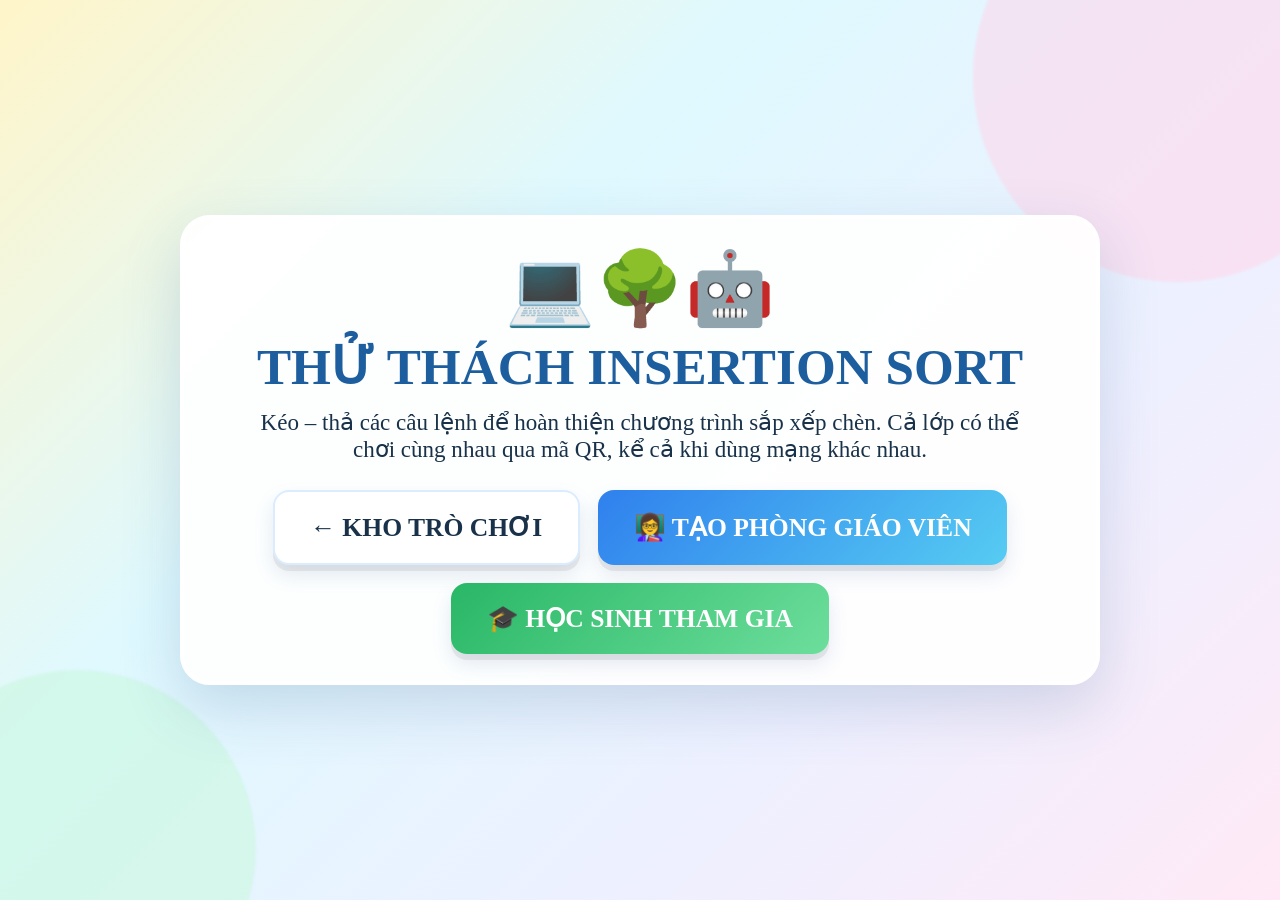
<file: templates/insertion.html>
<!doctype html>
<html lang="vi">
<head>
<meta charset="utf-8" />
<meta name="viewport" content="width=device-width,initial-scale=1,viewport-fit=cover" />
<title>Thử thách Insertion Sort - Phòng học trực tuyến</title>
<style>
:root{--ink:#19324a;--blue:#2f80ed;--cyan:#58d5ef;--green:#2fbf71;--red:#ef5350;--yellow:#ffd75e;--pink:#ff8fc7;--paper:#fffefb;--panel:rgba(255,255,255,.92)}
*{box-sizing:border-box}html,body{margin:0;width:100%;height:100%;overflow:hidden;font-family:"Times New Roman",Times,serif;color:var(--ink);background:linear-gradient(135deg,#fff5c9 0%,#dff9ff 35%,#eef0ff 70%,#ffe9f6 100%)}
body:before,body:after{content:"";position:fixed;border-radius:50%;filter:blur(1px);opacity:.55;pointer-events:none}body:before{width:32vw;height:32vw;background:#ffd6e9;right:-8vw;top:-10vw}body:after{width:28vw;height:28vw;background:#c9f7dc;left:-8vw;bottom:-10vw}
button,input{font:inherit}.hidden{display:none!important}.app{position:relative;width:100%;height:100%;padding:1.6vh 1.5vw;z-index:1}.screen{height:100%;display:flex;flex-direction:column;gap:1.2vh}
.topbar{height:8.5vh;min-height:62px;background:var(--panel);border:3px solid #fff;border-radius:24px;box-shadow:0 10px 30px #315b8b22;display:flex;align-items:center;justify-content:space-between;padding:0 1.4vw}.brand{display:flex;align-items:center;gap:.8vw;font-weight:800;font-size:clamp(22px,2vw,34px)}.brand .logo{width:48px;height:48px;border-radius:16px;display:grid;place-items:center;background:linear-gradient(135deg,#5bd6ee,#5b8df6);color:white;font-size:26px;box-shadow:0 6px 16px #2e6fb733}.pill{padding:.55em 1em;border-radius:999px;background:#eef7ff;border:2px solid #d8ebff;font-weight:700;font-size:clamp(18px,1.4vw,24px)}
.btn{border:none;border-radius:16px;padding:.72em 1.15em;font-weight:800;font-size:clamp(18px,1.45vw,25px);cursor:pointer;box-shadow:0 6px 0 #0001,0 10px 20px #315b8b22;transition:.15s;white-space:nowrap}.btn:hover{transform:translateY(-2px)}.btn:active{transform:translateY(2px)}.primary{background:linear-gradient(135deg,#2f80ed,#56ccf2);color:#fff}.success{background:linear-gradient(135deg,#29b766,#6dde9c);color:#fff}.danger{background:linear-gradient(135deg,#ef5350,#ff8a80);color:#fff}.soft{background:#fff;color:var(--ink);border:2px solid #dcecff}.xl{font-size:clamp(23px,2vw,34px);padding:.78em 1.4em}
.center-card{margin:auto;width:min(920px,94vw);background:var(--panel);border:4px solid #fff;border-radius:30px;box-shadow:0 22px 60px #315b8b30;padding:3vh 3vw;text-align:center}.center-card h1{font-size:clamp(34px,4vw,64px);margin:.1em 0 .25em;color:#1d5e9e}.center-card p{font-size:clamp(20px,1.8vw,30px);margin:.4em auto 1.2em;max-width:760px}.choice-row{display:flex;gap:18px;justify-content:center;flex-wrap:wrap}.join-form{display:grid;gap:14px;max-width:600px;margin:0 auto}.field{width:100%;padding:.75em 1em;border-radius:16px;border:3px solid #cfe8ff;background:white;font-size:clamp(22px,1.7vw,30px);outline:none}.field:focus{border-color:#4b9cf7;box-shadow:0 0 0 5px #4b9cf720}.error{color:#c62828;font-weight:700;font-size:20px;min-height:1.2em}
.teacher-grid{flex:1;min-height:0;display:grid;grid-template-columns:minmax(320px,.8fr) minmax(520px,1.4fr);gap:1.2vw}.panel{background:var(--panel);border:3px solid #fff;border-radius:24px;box-shadow:0 12px 30px #315b8b1c;padding:1.4vh 1.2vw;min-height:0}.qr-panel{display:flex;flex-direction:column;align-items:center;justify-content:center;text-align:center}.room-code{font-size:clamp(40px,4vw,68px);font-weight:900;letter-spacing:.14em;color:#2469ac;margin:.05em 0}.qr{width:min(31vh,270px);aspect-ratio:1;border-radius:18px;border:10px solid white;box-shadow:0 10px 25px #315b8b2a;background:white}.join-link{font-size:clamp(16px,1.1vw,20px);word-break:break-all;margin:.7em 0;color:#3a5f7a}.stats{display:grid;grid-template-columns:repeat(2,1fr);gap:12px;width:100%;margin-top:10px}.stat{background:#f6fbff;border-radius:18px;padding:12px;border:2px solid #dff1ff}.stat b{display:block;font-size:clamp(30px,2.5vw,44px);color:#1565c0}.stat span{font-size:clamp(18px,1.2vw,22px)}
.dash{display:flex;flex-direction:column;min-height:0;overflow:hidden}.dash-head{display:flex;justify-content:space-between;gap:12px;align-items:center}.dash h2{font-size:clamp(26px,2.2vw,38px);margin:.1em 0}.timer-big{font-size:clamp(32px,3vw,52px);font-weight:900;color:#b23b5a;background:#fff4f7;border:3px solid #ffd4e2;border-radius:18px;padding:.15em .55em}.results{flex:1;min-height:0;overflow:auto;margin-top:10px;border-radius:18px;background:#fbfdff;border:2px solid #e7f2ff}.result-row{display:grid;grid-template-columns:60px 1fr 150px 150px;align-items:center;gap:8px;padding:10px 14px;border-bottom:1px solid #e6eef6;font-size:clamp(18px,1.25vw,22px)}.result-row.head{position:sticky;top:0;background:#eaf5ff;font-weight:800;z-index:2}.oktag{color:#157a45;font-weight:800}.waittag{color:#8a6d1e;font-weight:800}.actions{display:flex;gap:10px;flex-wrap:wrap;margin-top:10px;flex:0 0 auto;position:sticky;bottom:0;z-index:5;background:rgba(255,255,255,.96);padding:8px 0 2px;border-top:2px solid #e7f2ff}
.waiting{text-align:center;margin:auto}.waiting .rabbit{font-size:min(18vw,140px);animation:bob 1s ease-in-out infinite alternate}@keyframes bob{to{transform:translateY(-12px) rotate(2deg)}}
.game-wrap{flex:1;min-height:0;display:grid;grid-template-rows:auto 1fr;gap:1vh}.game-head{display:grid;grid-template-columns:1fr auto auto;align-items:center;gap:1vw}.progress{height:34px;border-radius:18px;background:white;border:3px solid #dfefff;position:relative;overflow:visible}.progress-fill{height:100%;border-radius:18px;background:linear-gradient(90deg,#6bdca0,#ffd75e,#ff8c9a);width:100%;transition:width .2s linear}.rabbit-run{position:absolute;top:50%;left:100%;transform:translate(-60%,-58%);font-size:42px;transition:left .2s linear}.game-time{font-weight:900;font-size:clamp(26px,2.2vw,40px);min-width:105px;text-align:center}.game-grid{min-height:0;display:grid;grid-template-columns:1fr 1.12fr;gap:1.1vw}.bank,.code-area{min-height:0;background:var(--panel);border:3px solid #fff;border-radius:24px;box-shadow:0 12px 30px #315b8b1c;padding:1vh 1vw;display:flex;flex-direction:column}.section-title{font-size:clamp(22px,1.7vw,30px);font-weight:900;margin:0 0 .45vh;display:flex;align-items:center;justify-content:space-between}.blocks,.slots{flex:1;min-height:0;display:grid;grid-template-rows:repeat(9,1fr);gap:.45vh}.cmd,.slot{min-height:0;border-radius:13px;display:flex;align-items:center;padding:.15vh .8vw;font-size:clamp(19px,1.45vw,27px);font-weight:700;line-height:1.05;user-select:none;touch-action:none}.cmd{background:linear-gradient(135deg,#fff,#edf7ff);border:2px solid #cfe8ff;box-shadow:0 4px 10px #315b8b12;cursor:grab}.cmd:active{cursor:grabbing}.cmd.selected{outline:4px solid #ffb82e;background:#fff8d8}.cmd.used{opacity:.18;pointer-events:none}.slot{border:2px dashed #9bc8ef;background:#f8fcff;color:#6c8195}.slot[data-indent="1"]{padding-left:2.3vw}.slot[data-indent="2"]{padding-left:3.7vw}.slot.correct{border-style:solid;border-color:#36bf72;background:#dcf9e8;color:#176e42;animation:greenFlash .45s 2}.slot.wrong{border-color:#ef5350;background:#ffe3e3;color:#a42020;animation:redFlash .24s 4}@keyframes redFlash{50%{background:#ff6f6f;color:white;transform:scale(1.015)}}@keyframes greenFlash{50%{background:#65df97;color:white;transform:scale(1.015)}}
.drag-ghost{position:fixed;z-index:1000;pointer-events:none;transform:translate(-50%,-50%) rotate(-1deg);padding:12px 18px;border-radius:14px;background:white;border:3px solid #3f95e9;box-shadow:0 14px 36px #0003;font-size:22px;font-weight:800;max-width:46vw}.toast{position:fixed;left:50%;top:13%;transform:translateX(-50%);z-index:1001;background:#19324a;color:white;padding:.7em 1.2em;border-radius:999px;font-size:clamp(20px,1.5vw,26px);font-weight:800;box-shadow:0 12px 28px #0003;opacity:0;pointer-events:none;transition:.2s}.toast.show{opacity:1;top:11%}
.overlay{position:fixed;inset:0;z-index:1500;background:linear-gradient(135deg,#dfffe8ee,#fff3cdee,#e8edffee);display:grid;place-items:center;padding:3vh}.finish-card{width:min(1050px,94vw);max-height:92vh;overflow:auto;background:white;border:5px solid #fff;border-radius:30px;box-shadow:0 25px 80px #315b8b42;padding:2vh 2vw;text-align:center}.finish-card h1{font-size:clamp(38px,4.5vw,70px);color:#1c8b51;margin:.1em}.finish-card p{font-size:clamp(21px,1.7vw,28px)}.full-code{text-align:left;background:#10273b;color:#effaff;border-radius:18px;padding:18px 22px;font-family:"Times New Roman",Times,serif;font-size:clamp(21px,1.55vw,29px);line-height:1.22;white-space:pre;overflow:auto;margin:1vh auto;max-width:920px}.confetti{position:fixed;inset:0;z-index:1490;pointer-events:none}
.summary-card{margin:auto;width:min(1100px,95vw);height:min(82vh,760px);background:var(--panel);border:4px solid white;border-radius:30px;box-shadow:0 20px 70px #315b8b33;padding:2vh 2vw;display:flex;flex-direction:column}.summary-title{text-align:center;font-size:clamp(32px,3vw,54px);margin:.1em;color:#175c99}.summary-numbers{display:flex;justify-content:center;gap:20px;flex-wrap:wrap;font-size:clamp(22px,1.7vw,30px);margin:.3em}.summary-numbers b{font-size:1.35em;color:#17834b}.summary-list{flex:1;min-height:0;overflow:auto;background:white;border:2px solid #e2f0ff;border-radius:18px}
@media(max-width:850px){
  html,body{overflow:auto}
  .app{height:auto;min-height:100dvh;padding:1vh 1.2vw}
  .topbar{height:auto;min-height:48px;padding:7px 9px;border-radius:16px;border-width:2px}
  .brand{font-size:clamp(17px,4.8vw,22px);gap:7px}.brand .logo{width:36px;height:36px;border-radius:11px;font-size:20px}
  .pill{font-size:14px;padding:.35em .65em}
  .teacher-grid{grid-template-columns:1fr;overflow:auto}.qr{width:210px}
  .game-head{grid-template-columns:1fr auto;gap:8px}.game-head .pill{display:none}
  #game{height:98dvh;min-height:0;overflow:hidden;gap:.55vh}
  #game .topbar{flex:0 0 auto}
  #game .game-wrap{flex:1;min-height:0;height:auto;grid-template-rows:auto minmax(0,1fr);gap:.45vh}
  #game .game-grid{min-height:0;height:100%;grid-template-columns:minmax(0,1fr) minmax(0,1.08fr);gap:1vw}
  #game .progress{height:24px;border-width:2px}
  #game .rabbit-run{font-size:29px}
  #game .game-time{font-size:clamp(17px,4.2vw,22px);min-width:64px}
  #game .bank,#game .code-area{min-height:0;height:100%;padding:.5vh .6vw;border-radius:14px;border-width:2px;overflow:hidden}
  #game .section-title{font-size:clamp(14px,3.8vw,19px);margin:0 0 .18vh;line-height:1}
  #game .blocks,#game .slots{min-height:0;height:100%;grid-template-rows:repeat(9,minmax(0,1fr));gap:.22vh}
  #game .cmd,#game .slot{min-height:0;height:100%;font-size:clamp(11px,min(3.1vw,2.35vh),16px);padding:.08vh .55vw;line-height:1.02;border-radius:8px;border-width:1.5px;overflow:hidden;word-break:break-word}
  #game .slot[data-indent="1"]{padding-left:1.5vw}#game .slot[data-indent="2"]{padding-left:2.4vw}
  .drag-ghost{font-size:15px;max-width:48vw;padding:8px 10px}
  .result-row{grid-template-columns:44px 1fr 110px}.result-row>*:nth-child(4){display:none}
}
@media(max-width:850px) and (orientation:landscape){
  #game .topbar{min-height:40px;padding:4px 8px}
  #game .brand{font-size:16px}#game .brand .logo{width:30px;height:30px;font-size:17px}
  #game .progress{height:20px}#game .rabbit-run{font-size:25px}#game .game-time{font-size:17px;min-width:56px}
  #game .section-title{font-size:14px}
  #game .cmd,#game .slot{font-size:clamp(10px,1.75vw,14px);padding:.05vh .45vw;line-height:1;white-space:nowrap;text-overflow:ellipsis}
}
@media(max-width:430px) and (orientation:portrait){
  #game .brand{font-size:16px}#game .brand .logo{width:32px;height:32px;font-size:18px}
  #game .cmd,#game .slot{font-size:clamp(11px,3.05vw,14px)}
}

@media(min-width:851px) and (max-height:760px){
  #teacher .topbar{height:58px;min-height:58px}
  #teacher .teacher-grid{min-height:0}
  #teacher .panel{padding:.8vh .8vw}
  #teacher .qr{width:min(24vh,190px)}
  #teacher .room-code{font-size:38px}
  #teacher .join-link{margin:.25em 0;font-size:14px}
  #teacher .stats{margin-top:5px}.stat{padding:6px}.stat b{font-size:28px}.stat span{font-size:16px}
  #teacher .dash h2{font-size:26px}.timer-big{font-size:30px}
  #teacher .result-row{padding:6px 10px;font-size:17px}
  #teacher .actions .btn{font-size:16px;padding:.55em .8em}
}
</style>
</head>
<body>
<div class="app">
  <section id="home" class="screen">
    <div class="center-card">
      <div style="font-size:72px">💻🌳🤖</div>
      <h1>THỬ THÁCH INSERTION SORT</h1>
      <p>Kéo – thả các câu lệnh để hoàn thiện chương trình sắp xếp chèn. Cả lớp có thể chơi cùng nhau qua mã QR, kể cả khi dùng mạng khác nhau.</p>
      <div class="choice-row">
        <a class="btn soft xl" href="/" style="text-decoration:none">← KHO TRÒ CHƠI</a>
        <button class="btn primary xl" id="createRoomBtn">👩‍🏫 TẠO PHÒNG GIÁO VIÊN</button>
        <button class="btn success xl" id="studentJoinBtn">🎓 HỌC SINH THAM GIA</button>
      </div>
    </div>
  </section>

  <section id="join" class="screen hidden">
    <div class="center-card">
      <div style="font-size:64px">🎓</div>
      <h1>VÀO PHÒNG CHƠI</h1>
      <div class="join-form">
        <input id="roomInput" class="field" maxlength="6" placeholder="Mã phòng (6 ký tự)" />
        <input id="nameInput" class="field" maxlength="50" placeholder="Họ và tên học sinh" />
        <button class="btn success xl" id="joinBtn">THAM GIA</button>
        <button class="btn soft" id="backHomeBtn">← Quay lại</button>
        <div id="joinError" class="error"></div>
      </div>
    </div>
  </section>

  <section id="teacher" class="screen hidden">
    <div class="topbar">
      <div class="brand"><div class="logo">💻</div><div>PHÒNG HỌC INSERTION SORT</div></div>
      <div id="teacherStatus" class="pill">Đang chờ học sinh</div>
      <button class="btn soft" id="soundBtn">🔊 Âm thanh</button>
    </div>
    <div class="teacher-grid">
      <div class="panel qr-panel">
        <div style="font-size:22px;font-weight:800">MÃ PHÒNG</div>
        <div id="roomCode" class="room-code">------</div>
        <img id="qrImg" class="qr" alt="QR tham gia" />
        <div id="joinLink" class="join-link"></div>
        <div class="stats">
          <div class="stat"><b id="joinedCount">0</b><span>Học sinh tham gia</span></div>
          <div class="stat"><b id="doneCount">0</b><span>Hoàn thành đúng</span></div>
        </div>
      </div>
      <div class="panel dash">
        <div class="dash-head"><h2>📊 Bảng điều khiển</h2><div id="teacherTimer" class="timer-big">120 s</div></div>
        <div id="teacherMessage" style="font-size:clamp(19px,1.3vw,24px);margin:.2em 0 .4em">Cho học sinh quét QR và nhập họ tên. Khi sẵn sàng, bấm Bắt đầu 120 giây.</div>
        <div class="results" id="teacherResults"></div>
        <div class="actions">
          <button class="btn success" id="startRoundBtn">▶ BẮT ĐẦU 120 GIÂY</button>
          <button class="btn primary" id="boardPlayBtn">🧑‍🎓 HỌC SINH LÊN BẢNG CHƠI</button>
          <button class="btn danger" id="finishRoundBtn">■ KẾT THÚC NGAY</button>
          <button class="btn soft" id="resetRoundBtn">↻ LƯỢT MỚI</button>
        </div>
      </div>
    </div>
  </section>

  <section id="waiting" class="screen hidden">
    <div class="center-card waiting">
      <div class="rabbit">🐇</div>
      <h1 id="waitingTitle">ĐÃ VÀO PHÒNG!</h1>
      <p id="waitingText">Hãy chờ giáo viên bắt đầu lượt chơi 120 giây.</p>
      <div class="pill" id="waitingRoom"></div>
    </div>
  </section>

  <section id="game" class="screen hidden">
    <div class="topbar">
      <div class="brand"><div class="logo">🧩</div><div>GHÉP CHƯƠNG TRÌNH INSERTION SORT</div></div>
      <div id="studentNamePill" class="pill"></div>
      <button class="btn soft hidden" id="boardBackBtn">← BẢNG GIÁO VIÊN</button>
      <button class="btn soft" id="soundBtn2">🔊</button>
    </div>
    <div class="game-wrap">
      <div class="game-head">
        <div class="progress"><div id="progressFill" class="progress-fill"></div><div id="rabbitRun" class="rabbit-run">🐇</div></div>
        <div id="gameTime" class="game-time">120 s</div>
        <div class="pill">Kéo hoặc chạm câu lệnh → chạm vị trí</div>
      </div>
      <div class="game-grid">
        <div class="bank">
          <div class="section-title"><span>🧩 CÂU LỆNH ĐANG BỊ XÁO TRỘN</span><span id="leftCount">9</span></div>
          <div id="blocks" class="blocks"></div>
        </div>
        <div class="code-area">
          <div class="section-title"><span>💻 CHƯƠNG TRÌNH CẦN HOÀN THIỆN</span><span>Python</span></div>
          <div id="slots" class="slots"></div>
        </div>
      </div>
    </div>
  </section>

  <section id="studentEnd" class="screen hidden">
    <div class="center-card">
      <div style="font-size:82px" id="endEmoji">⏰</div>
      <h1 id="endTitle">HẾT GIỜ!</h1>
      <p id="endText">Kết quả của bạn đã được ghi nhận trên màn hình giáo viên.</p>
      <div class="full-code">A = [3, 7, 9, 0, 12, 16, 20]

for i in range(1, len(A)):
    value = A[i]
    j = i - 1
    while j &gt;= 0 and A[j] &gt; value:
        A[j + 1] = A[j]
        j = j - 1
    A[j + 1] = value

print("Dãy sau khi sắp xếp:", A)</div>
    </div>
  </section>

  <section id="summary" class="screen hidden">
    <div class="summary-card">
      <h1 class="summary-title">🏆 TỔNG KẾT LƯỢT CHƠI</h1>
      <div class="summary-numbers"><span>👥 Tham gia: <b id="sumJoined">0</b></span><span>✅ Hoàn thành đúng trong 120 giây: <b id="sumDone">0</b></span></div>
      <div id="summaryList" class="summary-list"></div>
      <div class="actions" style="justify-content:center"><button class="btn primary" id="backDashboardBtn">← Trở lại bảng điều khiển</button><button class="btn success" id="newRoundFromSummaryBtn">↻ TẠO LƯỢT MỚI</button></div>
    </div>
  </section>
</div>
<div id="toast" class="toast"></div>
<canvas id="confetti" class="confetti hidden"></canvas>
<div id="finishOverlay" class="overlay hidden">
  <div class="finish-card">
    <div style="font-size:80px">🎉🏆🎉</div>
    <h1>CHÍNH XÁC!</h1>
    <p>Bạn đã hoàn thành chương trình Insertion Sort trong thời gian quy định.</p>
    <div class="full-code">A = [3, 7, 9, 0, 12, 16, 20]

for i in range(1, len(A)):
    value = A[i]
    j = i - 1
    while j &gt;= 0 and A[j] &gt; value:
        A[j + 1] = A[j]
        j = j - 1
    A[j + 1] = value

print("Dãy sau khi sắp xếp:", A)</div>
    <button class="btn success" id="closeFinishBtn">XEM MÀN HÌNH KẾT THÚC</button>
  </div>
</div>
<script>
const screens=['home','join','teacher','waiting','game','studentEnd','summary'];
const $=id=>document.getElementById(id);
const state={room:null,teacherKey:null,pid:null,name:null,role:null,playMode:null,roomStatus:null,remaining:120000,selected:null,completed:false,summaryShown:false,teacherPoll:null,studentPoll:null,boardPoll:null,audio:true,audioCtx:null,musicTimer:null};
const commands=[
 {id:'c0',text:'A = [3, 7, 9, 0, 12, 16, 20]',indent:0},
 {id:'c1',text:'for i in range(1, len(A)):',indent:0},
 {id:'c2',text:'value = A[i]',indent:1},
 {id:'c3',text:'j = i - 1',indent:1},
 {id:'c4',text:'while j >= 0 and A[j] > value:',indent:1},
 {id:'c5',text:'A[j + 1] = A[j]',indent:2},
 {id:'c6',text:'j = j - 1',indent:2},
 {id:'c7',text:'A[j + 1] = value',indent:1},
 {id:'c8',text:'print("Dãy sau khi sắp xếp:", A)',indent:0}
];
function show(id){screens.forEach(s=>$(s).classList.toggle('hidden',s!==id));}
function toast(msg){const t=$('toast');t.textContent=msg;t.classList.add('show');setTimeout(()=>t.classList.remove('show'),1500)}
function qs(){return new URLSearchParams(location.search)}
function shuffle(a){a=[...a];for(let i=a.length-1;i>0;i--){const j=Math.floor(Math.random()*(i+1));[a[i],a[j]]=[a[j],a[i]]}return a}
async function api(url,opt={}){const r=await fetch(url,{headers:{'Content-Type':'application/json',...(opt.headers||{})},...opt});const j=await r.json().catch(()=>({ok:false,error:'Lỗi máy chủ'}));if(!r.ok)throw new Error(j.error||'Lỗi');return j}

function ensureAudio(){if(!state.audio)return null;if(!state.audioCtx)state.audioCtx=new (window.AudioContext||window.webkitAudioContext)();if(state.audioCtx.state==='suspended')state.audioCtx.resume();return state.audioCtx}
function tone(freq,d=.12,type='sine',vol=.04,delay=0){const c=ensureAudio();if(!c)return;const o=c.createOscillator(),g=c.createGain();o.type=type;o.frequency.value=freq;g.gain.setValueAtTime(0,c.currentTime+delay);g.gain.linearRampToValueAtTime(vol,c.currentTime+delay+.01);g.gain.exponentialRampToValueAtTime(.0001,c.currentTime+delay+d);o.connect(g).connect(c.destination);o.start(c.currentTime+delay);o.stop(c.currentTime+delay+d+.03)}
function sfxGood(){[523,659,784,1047].forEach((f,i)=>tone(f,.25,'triangle',.055,i*.08))}
function sfxBad(){tone(180,.18,'sawtooth',.045);tone(135,.24,'square',.03,.08)}
function startMusic(){stopMusic();if(!state.audio)return;let n=0;state.musicTimer=setInterval(()=>{const seq=[261,329,392,329,294,370,440,370];tone(seq[n++%seq.length],.22,'sine',.014)},420)}
function stopMusic(){clearInterval(state.musicTimer);state.musicTimer=null}
function toggleAudio(){state.audio=!state.audio;if(state.audio)startMusic();else stopMusic();$('soundBtn').textContent=state.audio?'🔊 Âm thanh':'🔇 Âm thanh';$('soundBtn2').textContent=state.audio?'🔊':'🔇'}
$('soundBtn').onclick=$('soundBtn2').onclick=toggleAudio;

$('createRoomBtn').onclick=async()=>{ensureAudio();startMusic();const j=await api('/api/rooms',{method:'POST',body:'{}'});state.room=j.code;state.teacherKey=j.teacher_key;state.role='teacher';localStorage.setItem('ins_teacher_'+j.code,j.teacher_key);history.replaceState(null,'','/insertion-sort?room='+j.code+'&role=teacher');setupTeacher()};
$('studentJoinBtn').onclick=()=>{show('join');$('roomInput').focus()};
$('backHomeBtn').onclick=()=>{history.replaceState(null,'','/');show('home')};
$('joinBtn').onclick=joinStudent;
async function joinStudent(){try{ensureAudio();startMusic();const code=$('roomInput').value.trim().toUpperCase(),name=$('nameInput').value.trim();const j=await api('/api/rooms/'+encodeURIComponent(code)+'/join',{method:'POST',body:JSON.stringify({name})});state.room=code;state.pid=j.participant_id;state.name=j.name;state.role='student';localStorage.setItem('ins_pid_'+code,j.participant_id);localStorage.setItem('ins_name_'+code,j.name);history.replaceState(null,'','/insertion-sort?room='+code+'&role=student');$('joinError').textContent='';startStudentFlow()}catch(e){$('joinError').textContent=e.message;sfxBad()}}

async function setupTeacher(){show('teacher');$('roomCode').textContent=state.room;$('qrImg').src='/qr/'+state.room+'.png?x='+Date.now();const joinUrl=location.origin+'/insertion-sort?room='+state.room+'&role=student';$('joinLink').textContent=joinUrl;clearInterval(state.teacherPoll);state.teacherPoll=setInterval(pollTeacher,700);await pollTeacher()}
function fmtMs(ms){if(ms==null)return '—';return (ms/1000).toFixed(1)+' s'}
async function pollTeacher(){if(!state.room||!state.teacherKey)return;try{const j=await api('/api/rooms/'+state.room+'/results?teacher_key='+encodeURIComponent(state.teacherKey));const st=await api('/api/rooms/'+state.room+'/status');state.roomStatus=st.status;$('joinedCount').textContent=j.participants;$('doneCount').textContent=j.completed;let sec=Math.max(0,Math.ceil(st.remaining_ms/1000));$('teacherTimer').textContent=(st.status==='playing'?sec:120)+' s';$('teacherStatus').textContent=st.status==='lobby'?'Đang chờ học sinh':st.status==='playing'?'Đang chơi':'Đã kết thúc';$('startRoundBtn').disabled=st.status==='playing';$('finishRoundBtn').disabled=st.status!=='playing';$('boardPlayBtn').disabled=st.status==='finished';$('boardPlayBtn').textContent=st.status==='playing'?'🧑‍🎓 MỞ TRÒ CHƠI TRÊN BẢNG':'🧑‍🎓 HỌC SINH LÊN BẢNG CHƠI';renderTeacherRows(j.results);if(st.status==='finished' && !$('teacher').classList.contains('hidden') && !state.summaryShown){state.summaryShown=true;showSummary(j)}}catch(e){console.error(e)}}
function renderTeacherRows(rows){const box=$('teacherResults');box.innerHTML='<div class="result-row head"><div>#</div><div>Họ và tên</div><div>Trạng thái</div><div>Thời gian</div></div>'+rows.map((r,i)=>`<div class="result-row"><div>${i+1}</div><div>${esc(r.name)}</div><div class="${r.completed?'oktag':'waittag'}">${r.completed?'✅ Đúng':'⏳ Chưa xong'}</div><div>${r.completed?fmtMs(r.elapsed_ms):'—'}</div></div>`).join('')}
function esc(s){return String(s).replace(/[&<>"']/g,m=>({'&':'&amp;','<':'&lt;','>':'&gt;','"':'&quot;',"'":'&#39;'}[m]))}
$('startRoundBtn').onclick=async()=>{ensureAudio();startMusic();await api('/api/rooms/'+state.room+'/start',{method:'POST',body:JSON.stringify({teacher_key:state.teacherKey})});toast('Đã bắt đầu 120 giây!');pollTeacher()};
$('boardPlayBtn').onclick=async()=>{
  try{
    ensureAudio();startMusic();
    const st=await api('/api/rooms/'+state.room+'/status');
    if(st.status==='finished'){
      toast('Lượt chơi đã kết thúc — hãy bấm LƯỢT MỚI.');
      sfxBad();
      return;
    }
    if(st.status==='lobby'){
      const ok=confirm('Bắt đầu 120 giây cho cả lớp và mở trò chơi trên màn hình giáo viên?');
      if(!ok)return;
      await api('/api/rooms/'+state.room+'/start',{method:'POST',body:JSON.stringify({teacher_key:state.teacherKey})});
    }
    beginBoardGame();
  }catch(e){toast(e.message||'Không mở được trò chơi trên bảng');sfxBad()}
};
$('boardBackBtn').onclick=()=>{
  clearInterval(state.boardPoll);state.boardPoll=null;state.playMode=null;state.completed=false;stopMusic();show('teacher');pollTeacher();
};

$('finishRoundBtn').onclick=async()=>{await api('/api/rooms/'+state.room+'/finish',{method:'POST',body:JSON.stringify({teacher_key:state.teacherKey})});pollTeacher()};
$('resetRoundBtn').onclick=async()=>{state.summaryShown=false;await api('/api/rooms/'+state.room+'/reset',{method:'POST',body:JSON.stringify({teacher_key:state.teacherKey})});show('teacher');toast('Đã tạo lượt mới');pollTeacher()};
function showSummary(j){show('summary');$('sumJoined').textContent=j.participants;$('sumDone').textContent=j.completed;$('summaryList').innerHTML='<div class="result-row head"><div>#</div><div>Họ và tên</div><div>Kết quả</div><div>Thời gian</div></div>'+j.results.map((r,i)=>`<div class="result-row"><div>${i+1}</div><div>${esc(r.name)}</div><div class="${r.completed?'oktag':'waittag'}">${r.completed?'✅ Hoàn thành':'—'}</div><div>${r.completed?fmtMs(r.elapsed_ms):'—'}</div></div>`).join('')}
$('backDashboardBtn').onclick=()=>show('teacher');
$('newRoundFromSummaryBtn').onclick=async()=>{state.summaryShown=false;await api('/api/rooms/'+state.room+'/reset',{method:'POST',body:JSON.stringify({teacher_key:state.teacherKey})});show('teacher');pollTeacher()};

async function startStudentFlow(){show('waiting');$('waitingRoom').textContent='Phòng '+state.room+' • '+state.name;clearInterval(state.studentPoll);state.studentPoll=setInterval(pollStudent,500);await pollStudent()}
async function pollStudent(){if(!state.room)return;try{const st=await api('/api/rooms/'+state.room+'/status');state.roomStatus=st.status;state.remaining=st.remaining_ms;if(st.status==='lobby'){if($('waiting').classList.contains('hidden')&&!state.completed)show('waiting');$('waitingTitle').textContent='ĐÃ VÀO PHÒNG!';$('waitingText').textContent='Hãy chờ giáo viên bắt đầu lượt chơi 120 giây.'}else if(st.status==='playing'&&!state.completed){if($('game').classList.contains('hidden'))beginGame();updateTimer(st.remaining_ms)}else if(st.status==='finished'&&!state.completed){studentTimeout()}}catch(e){console.error(e)}}
function beginGame(){state.playMode='student';state.completed=false;state.selected=null;$('studentNamePill').textContent='🎓 '+state.name;$('boardBackBtn').classList.add('hidden');$('closeFinishBtn').textContent='XEM MÀN HÌNH KẾT THÚC';renderGame();show('game');ensureAudio();startMusic()}
function beginBoardGame(){
  state.playMode='board';state.completed=false;state.selected=null;
  $('studentNamePill').textContent='🧑‍🎓 HỌC SINH TRÊN BẢNG';
  $('boardBackBtn').classList.remove('hidden');
  $('closeFinishBtn').textContent='← TRỞ LẠI BẢNG GIÁO VIÊN';
  renderGame();show('game');ensureAudio();startMusic();
  clearInterval(state.boardPoll);state.boardPoll=setInterval(pollBoardGame,350);pollBoardGame();
}
async function pollBoardGame(){
  if(state.playMode!=='board'||!state.room)return;
  try{
    const st=await api('/api/rooms/'+state.room+'/status');
    state.roomStatus=st.status;state.remaining=st.remaining_ms;
    if(st.status==='playing'&&!state.completed)updateTimer(st.remaining_ms);
    else if(st.status==='finished'&&!state.completed)boardTimeout();
  }catch(e){console.error(e)}
}
function boardTimeout(){
  if(state.completed)return;
  state.completed=true;clearInterval(state.boardPoll);state.boardPoll=null;stopMusic();sfxBad();
  $('endEmoji').textContent='⏰';$('endTitle').textContent='HẾT 120 GIÂY!';$('endText').textContent='Học sinh trên bảng chưa hoàn thành đúng chương trình trong thời gian quy định. Đây là chương trình hoàn chỉnh để cả lớp đối chiếu.';
  $('boardBackBtn').classList.add('hidden');show('studentEnd');
  const back=document.createElement('button');back.id='boardReturnFromEnd';back.className='btn primary';back.style.margin='14px auto 0';back.textContent='← TRỞ LẠI BẢNG GIÁO VIÊN';back.onclick=()=>{back.remove();state.playMode=null;state.completed=false;show('teacher');pollTeacher()};
  $('studentEnd').querySelector('.center-card').appendChild(back);
}
function renderGame(){const blocks=$('blocks'),slots=$('slots');blocks.innerHTML='';slots.innerHTML='';const mixed=shuffle(commands);mixed.forEach(c=>{const d=document.createElement('div');d.className='cmd';d.dataset.id=c.id;d.textContent=c.text;d.addEventListener('pointerdown',startDrag);d.addEventListener('click',()=>selectCmd(d));blocks.appendChild(d)});commands.forEach((c,i)=>{const s=document.createElement('div');s.className='slot';s.dataset.index=i;s.dataset.indent=c.indent;s.innerHTML='<span>'+(i+1)+'. &nbsp; Thả câu lệnh vào đây</span>';s.addEventListener('click',()=>{if(state.selected)tryPlace(state.selected,s)});slots.appendChild(s)});$('leftCount').textContent=commands.length}
function selectCmd(el){if(el.classList.contains('used'))return;document.querySelectorAll('.cmd.selected').forEach(x=>x.classList.remove('selected'));state.selected=el;el.classList.add('selected');toast('Đã chọn câu lệnh — hãy chạm vị trí cần đặt')}
let drag={el:null,ghost:null,moved:false,startX:0,startY:0};
function startDrag(e){if(e.button!=null&&e.button!==0)return;const el=e.currentTarget;if(el.classList.contains('used'))return;drag={el,ghost:null,moved:false,startX:e.clientX,startY:e.clientY};el.setPointerCapture?.(e.pointerId);el.addEventListener('pointermove',moveDrag);el.addEventListener('pointerup',endDrag,{once:true});el.addEventListener('pointercancel',endDrag,{once:true})}
function moveDrag(e){if(!drag.el)return;const dx=e.clientX-drag.startX,dy=e.clientY-drag.startY;if(!drag.moved&&Math.hypot(dx,dy)>8){drag.moved=true;drag.ghost=document.createElement('div');drag.ghost.className='drag-ghost';drag.ghost.textContent=drag.el.textContent;document.body.appendChild(drag.ghost)}if(drag.ghost){drag.ghost.style.left=e.clientX+'px';drag.ghost.style.top=e.clientY+'px'}}
function endDrag(e){const el=drag.el;el?.removeEventListener('pointermove',moveDrag);if(drag.ghost){drag.ghost.remove();const target=document.elementFromPoint(e.clientX,e.clientY)?.closest('.slot');if(target)tryPlace(el,target)}drag={el:null,ghost:null,moved:false,startX:0,startY:0}}
function tryPlace(cmd,slot){if(!cmd||cmd.classList.contains('used')||slot.classList.contains('correct'))return;const expected=commands[Number(slot.dataset.index)].id;if(cmd.dataset.id===expected){slot.textContent=cmd.textContent;slot.classList.add('correct');cmd.classList.add('used');cmd.classList.remove('selected');state.selected=null;sfxGood();const left=document.querySelectorAll('.cmd:not(.used)').length;$('leftCount').textContent=left;if(left===0)completeGame()}else{slot.classList.remove('wrong');void slot.offsetWidth;slot.classList.add('wrong');setTimeout(()=>slot.classList.remove('wrong'),1100);sfxBad();toast('Chưa đúng vị trí — thử lại nhé!')}}
function updateTimer(ms){const pct=Math.max(0,Math.min(100,ms/120000*100));$('progressFill').style.width=pct+'%';$('rabbitRun').style.left=pct+'%';$('gameTime').textContent=Math.ceil(ms/1000)+' s'}
async function completeGame(){
  if(state.completed)return;state.completed=true;
  if(state.playMode==='student'){
    try{await api('/api/rooms/'+state.room+'/submit',{method:'POST',body:JSON.stringify({participant_id:state.pid})})}catch(e){console.error(e)}
  }else if(state.playMode==='board'){
    clearInterval(state.boardPoll);state.boardPoll=null;
  }
  sfxGood();launchConfetti();$('finishOverlay').classList.remove('hidden');
}
$('closeFinishBtn').onclick=()=>{
  $('finishOverlay').classList.add('hidden');
  if(state.playMode==='board'){
    state.playMode=null;state.completed=false;$('boardBackBtn').classList.add('hidden');show('teacher');pollTeacher();return;
  }
  $('endEmoji').textContent='🏆';$('endTitle').textContent='HOÀN THÀNH CHÍNH XÁC!';$('endText').textContent='Chương trình hoàn chỉnh đã được gửi lên màn hình giáo viên.';show('studentEnd')
}
function studentTimeout(){if(state.completed)return;state.completed=true;stopMusic();sfxBad();$('endEmoji').textContent='⏰';$('endTitle').textContent='HẾT 120 GIÂY!';$('endText').textContent='Bạn chưa hoàn thành đúng chương trình trong thời gian quy định. Hãy quan sát chương trình hoàn chỉnh bên dưới.';show('studentEnd')}
function launchConfetti(){const c=$('confetti'),ctx=c.getContext('2d');c.classList.remove('hidden');c.width=innerWidth;c.height=innerHeight;const bits=Array.from({length:170},()=>({x:Math.random()*c.width,y:-20-Math.random()*c.height*.3,vx:(Math.random()-.5)*6,vy:2+Math.random()*6,r:3+Math.random()*6,a:Math.random()*6.28,w:Math.random()*.18+.05}));let f=0;(function loop(){ctx.clearRect(0,0,c.width,c.height);bits.forEach((p,i)=>{p.x+=p.vx;p.y+=p.vy;p.a+=p.w;ctx.save();ctx.translate(p.x,p.y);ctx.rotate(p.a);ctx.fillStyle=`hsl(${(i*47+f*3)%360} 85% 60%)`;ctx.fillRect(-p.r,-p.r,p.r*2,p.r*1.2);ctx.restore()});if(f++<180)requestAnimationFrame(loop);else{ctx.clearRect(0,0,c.width,c.height);c.classList.add('hidden')}})()}

window.addEventListener('load',async()=>{const p=qs(),room=(p.get('room')||'').toUpperCase(),role=p.get('role');if(room&&role==='teacher'){const key=localStorage.getItem('ins_teacher_'+room);if(key){state.room=room;state.teacherKey=key;state.role='teacher';setupTeacher();return}}if(room&&role==='student'){state.room=room;state.role='student';$('roomInput').value=room;const pid=localStorage.getItem('ins_pid_'+room),name=localStorage.getItem('ins_name_'+room);if(pid&&name){state.pid=pid;state.name=name;startStudentFlow();return}show('join');$('nameInput').focus();return}show('home')});
</script>
</body>
</html>
</file>
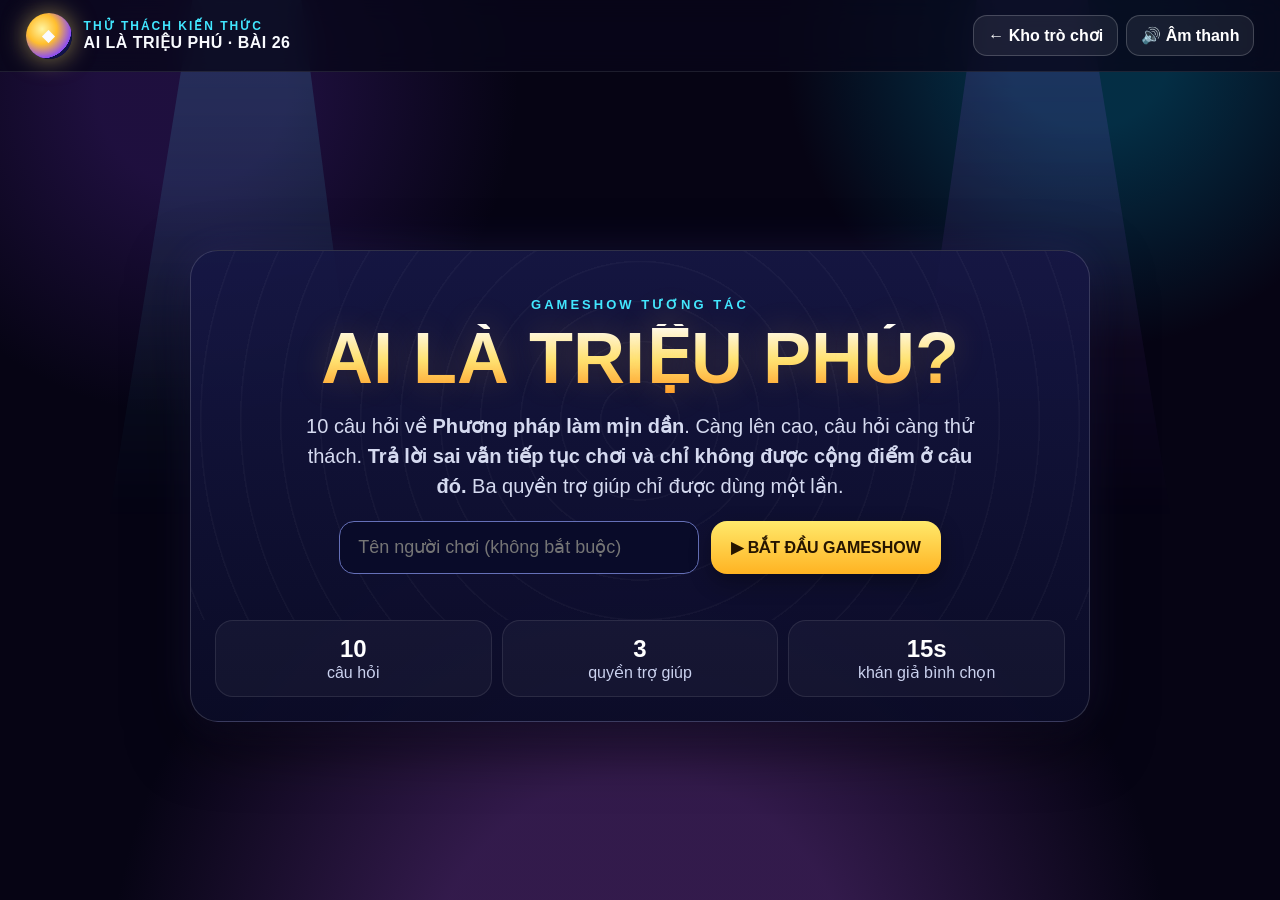
<file: templates/millionaire.html>
<!doctype html>
<html lang="vi">
<head>
<meta charset="utf-8">
<meta name="viewport" content="width=device-width,initial-scale=1,viewport-fit=cover">
<meta name="theme-color" content="#07051a">
<title>Ai Là Triệu Phú - Thử thách Bài 26</title>
<style>
:root{
  --bg:#060414;--panel:#0f1030;--panel2:#15184a;--gold:#ffcf4a;--gold2:#ff9b25;
  --cyan:#42e7ff;--violet:#8b5cf6;--green:#35e98e;--red:#ff4d6d;--white:#f9fbff;
  --muted:#aab3d3;--line:#373b80;--shadow:0 20px 60px #0009;
}
*{box-sizing:border-box}html,body{margin:0;min-height:100%;background:var(--bg);color:var(--white);font-family:Inter,Segoe UI,Arial,sans-serif;overflow-x:hidden}
body{min-height:100dvh;background:
 radial-gradient(circle at 15% 10%,#43207d66 0 7%,transparent 24%),
 radial-gradient(circle at 85% 5%,#006d8d66 0 6%,transparent 22%),
 radial-gradient(circle at 50% 110%,#5a2e7c88 0 18%,transparent 45%),#060414}
body:before,body:after{content:"";position:fixed;top:-20vh;width:34vw;height:120vh;filter:blur(20px);opacity:.22;pointer-events:none;transform-origin:top}
body:before{left:2vw;background:linear-gradient(180deg,#56e8ff,transparent 65%);clip-path:polygon(45% 0,58% 0,90% 100%,5% 100%);animation:sweep 8s ease-in-out infinite alternate}
body:after{right:2vw;background:linear-gradient(180deg,#ad61ff,transparent 65%);clip-path:polygon(42% 0,55% 0,95% 100%,7% 100%);animation:sweep2 10s ease-in-out infinite alternate}
@keyframes sweep{to{transform:rotate(8deg) translateX(6vw)}}@keyframes sweep2{to{transform:rotate(-8deg) translateX(-6vw)}}
button{font:inherit}.hidden{display:none!important}.app{min-height:100dvh;position:relative;z-index:1}.screen{min-height:100dvh}
.topbar{height:72px;padding:10px clamp(14px,2vw,28px);display:flex;align-items:center;justify-content:space-between;gap:12px;border-bottom:1px solid #ffffff18;background:#08071acc;backdrop-filter:blur(12px);position:relative;z-index:5}
.brand{display:flex;align-items:center;gap:12px;font-weight:900;letter-spacing:.5px}.brand-mark{width:46px;height:46px;border-radius:50%;display:grid;place-items:center;background:radial-gradient(circle at 35% 35%,#fff4a0,#ffbe2e 35%,#8b4cf6 69%,#10134a 70%);box-shadow:0 0 24px #ffe26e88}.brand small{display:block;color:var(--cyan);font-size:12px;letter-spacing:2px}.sound-btn{border:1px solid #ffffff30;background:#ffffff12;color:#fff;border-radius:14px;padding:10px 14px;cursor:pointer;font-weight:800}
.center{min-height:calc(100dvh - 72px);display:grid;place-items:center;padding:20px}.start-card,.result-card{width:min(900px,95vw);background:linear-gradient(180deg,#161744ee,#0b0c27ee);border:1px solid #ffffff28;border-radius:28px;box-shadow:var(--shadow),0 0 40px #6d5dff2b;overflow:hidden}.hero{padding:clamp(24px,4vw,46px);text-align:center;position:relative}.hero:before{content:"";position:absolute;inset:0;background:repeating-radial-gradient(circle at 50% 46%,transparent 0 38px,#ffffff08 39px 40px)}.hero>*{position:relative}.kicker{color:var(--cyan);font-weight:900;letter-spacing:3px;font-size:13px}.hero h1{font-size:clamp(34px,6vw,72px);line-height:.95;margin:12px 0 18px;background:linear-gradient(180deg,#fff,#ffe576 52%,#ff9e2b);-webkit-background-clip:text;color:transparent;text-shadow:0 0 35px #ffbe3c33}.hero p{color:#d5daf0;max-width:700px;margin:0 auto 20px;font-size:clamp(16px,2vw,20px);line-height:1.5}.start-row{display:flex;justify-content:center;gap:12px;flex-wrap:wrap}.name-input{min-width:min(360px,80vw);padding:15px 18px;border-radius:15px;border:1px solid #6570b8;background:#090b29;color:#fff;font-size:18px;outline:none}.btn{border:0;border-radius:16px;padding:14px 20px;font-weight:900;cursor:pointer;transition:.2s;box-shadow:0 8px 22px #0005}.btn:hover{transform:translateY(-2px)}.btn.primary{background:linear-gradient(180deg,#ffe96b,#ffb322);color:#261500}.btn.secondary{background:#24275d;color:#fff;border:1px solid #6167ac}.start-meta{display:grid;grid-template-columns:repeat(3,1fr);gap:10px;padding:0 24px 24px}.meta{background:#ffffff09;border:1px solid #ffffff18;border-radius:18px;padding:14px;text-align:center;color:#cbd2ef}.meta b{display:block;color:#fff;font-size:24px}
.game-screen{display:flex;flex-direction:column;height:100dvh;overflow:hidden}.game-main{flex:1;min-height:0;display:grid;grid-template-columns:minmax(0,1fr) 250px;gap:14px;padding:14px clamp(12px,2vw,24px)}.stage{min-width:0;display:grid;grid-template-rows:auto auto 1fr;gap:12px}.hud{display:flex;align-items:center;justify-content:space-between;gap:10px;flex-wrap:wrap}.qno{font-weight:900;color:var(--cyan)}.player{color:#cbd4f7}.lifelines{display:flex;gap:8px;flex-wrap:wrap}.life{border:1px solid #6b70b8;background:linear-gradient(180deg,#24295d,#121534);color:#fff;border-radius:999px;padding:9px 13px;font-weight:900;cursor:pointer;white-space:nowrap}.life:hover:not(:disabled){border-color:var(--gold);box-shadow:0 0 18px #ffd54b55}.life:disabled,.life.used{opacity:.35;cursor:not-allowed;text-decoration:line-through}
.question-card{background:linear-gradient(180deg,#171a4b,#0b0d2b);border:2px solid #4650a0;border-radius:24px;padding:clamp(18px,2.5vw,30px);box-shadow:0 0 30px #111c7d44;min-height:145px;display:flex;align-items:center;justify-content:center;text-align:center;position:relative;overflow:hidden}.question-card:before{content:"";position:absolute;left:-4%;right:-4%;height:1px;top:50%;background:linear-gradient(90deg,transparent,#51ddff66,transparent)}.question{font-size:clamp(21px,2.3vw,34px);font-weight:900;line-height:1.24;position:relative}.qimage{max-width:min(540px,90%);max-height:180px;border-radius:16px;margin:0 auto 10px;display:block}
.answers{align-self:stretch;display:grid;grid-template-columns:1fr 1fr;grid-template-rows:1fr 1fr;gap:12px;min-height:0}.answer{position:relative;border:2px solid #434a93;background:linear-gradient(180deg,#161943,#0c0e2c);color:#fff;border-radius:20px;padding:14px 16px;text-align:left;cursor:pointer;display:flex;align-items:center;gap:13px;font-size:clamp(17px,1.65vw,24px);font-weight:800;line-height:1.25;transition:.22s;overflow:hidden}.answer:before{content:"";position:absolute;inset:0;background:linear-gradient(100deg,transparent,#ffffff10,transparent);transform:translateX(-110%)}.answer:hover:not(:disabled):before{animation:shine .8s}@keyframes shine{to{transform:translateX(110%)}}.letter{flex:0 0 38px;height:38px;border-radius:50%;display:grid;place-items:center;background:#272c68;border:1px solid #747bc7;color:var(--gold);font-weight:1000}.answer:hover:not(:disabled){border-color:#53d9ff;transform:translateY(-1px)}.answer.selected{border-color:var(--gold);background:linear-gradient(180deg,#755b13,#312407);box-shadow:0 0 28px #ffc43b77;animation:pulseGold .75s infinite alternate}.answer.correct{border-color:var(--green);background:linear-gradient(180deg,#10683e,#08331f);box-shadow:0 0 32px #35e98e77}.answer.wrong{border-color:var(--red);background:linear-gradient(180deg,#741e38,#350c19);box-shadow:0 0 32px #ff4d6d66;animation:shake .35s 2}.answer.removed{opacity:.12;visibility:hidden}.answer:disabled{cursor:default}@keyframes pulseGold{to{filter:brightness(1.25)}}@keyframes shake{25%{transform:translateX(-7px)}75%{transform:translateX(7px)}}
.ladder{background:linear-gradient(180deg,#12143aee,#090b26ee);border:1px solid #ffffff1f;border-radius:22px;padding:12px;display:flex;flex-direction:column;min-height:0;box-shadow:var(--shadow)}.ladder-title{text-align:center;color:var(--gold);font-weight:1000;letter-spacing:1px;margin:4px 0 9px}.levels{display:flex;flex-direction:column-reverse;gap:5px;min-height:0;flex:1}.level{flex:1;min-height:30px;display:flex;align-items:center;justify-content:space-between;padding:5px 10px;border-radius:10px;color:#aeb6da;font-weight:800;border:1px solid transparent}.level.current{background:linear-gradient(90deg,#ffb11f,#ffe86c);color:#271500;box-shadow:0 0 18px #ffc23d66}.level.passed{color:#5af3a6}.level.missed{color:#ff7b93;opacity:.78}.level.safe{border-color:#ffffff22;color:#fff}.level .n{opacity:.8}
.toast{position:fixed;left:50%;top:90px;transform:translateX(-50%);z-index:80;background:#13163d;border:1px solid #5b61a7;border-radius:14px;padding:12px 18px;box-shadow:var(--shadow);font-weight:800;max-width:min(90vw,700px);text-align:center}.toast.good{border-color:#35e98e}.toast.bad{border-color:#ff4d6d}
.modal{position:fixed;inset:0;z-index:100;background:#040512dd;backdrop-filter:blur(7px);display:grid;place-items:center;padding:14px}.modal-card{width:min(1000px,96vw);max-height:94dvh;overflow:auto;background:linear-gradient(180deg,#181b50,#0a0c2d);border:1px solid #6268b9;border-radius:26px;box-shadow:0 30px 90px #000c;padding:clamp(18px,3vw,30px)}.modal h2{margin:0 0 12px;text-align:center;font-size:clamp(25px,3vw,40px)}.aud-grid{display:grid;grid-template-columns:300px 1fr;gap:20px;align-items:center}.qr-box{background:#fff;border-radius:18px;padding:12px;text-align:center}.qr-box img{width:100%;display:block}.aud-url{color:#1b1c35;font-size:11px;word-break:break-all;margin-top:6px}.aud-info{font-size:18px;line-height:1.5}.countdown{font-size:64px;color:var(--gold);font-weight:1000;text-align:center;margin:8px 0}.result-bars{display:grid;gap:10px}.bar-row{display:grid;grid-template-columns:38px 1fr 70px;gap:10px;align-items:center}.bar-letter{width:34px;height:34px;border-radius:50%;display:grid;place-items:center;background:#2b3070;color:var(--gold);font-weight:1000}.bar-track{height:28px;border-radius:20px;background:#090b27;border:1px solid #3e4381;overflow:hidden}.bar-fill{height:100%;width:0;background:linear-gradient(90deg,#36d6ff,#8e61ff,#ffce4b);transition:width .6s ease}.bar-num{text-align:right;font-weight:900}.modal-actions{display:flex;justify-content:center;gap:10px;flex-wrap:wrap;margin-top:16px}.friend-card{text-align:center;font-size:22px;line-height:1.5;padding:10px}.friend-choice{font-size:70px;color:var(--gold);font-weight:1000;text-shadow:0 0 30px #ffc73f66}
.friend-message{font-size:clamp(22px,3vw,34px);font-weight:1000;line-height:1.3;color:#fff4b0;text-transform:uppercase;letter-spacing:.6px;margin:10px auto 18px;max-width:780px;text-shadow:0 0 22px #ffcf4a33}.friend-sub{color:#cbd4ef;font-size:18px;line-height:1.5;max-width:700px;margin:0 auto 12px}.friend-timer-wrap{text-align:center;padding:8px 0 2px}.friend-timer{font-size:clamp(72px,10vw,120px);line-height:1;color:var(--gold);font-weight:1000;text-shadow:0 0 36px #ffc73f66}.friend-timer-label{color:#cbd4ef;font-size:18px;margin-top:8px}.friend-live{animation:friendGlow 1s ease-in-out infinite alternate}@keyframes friendGlow{to{filter:brightness(1.18);transform:scale(1.02)}}
.result-card{text-align:center;padding:clamp(28px,5vw,54px)}.result-card h1{font-size:clamp(38px,6vw,74px);margin:0 0 10px;color:var(--gold)}.result-grid{display:grid;grid-template-columns:repeat(3,1fr);gap:12px;margin:24px 0}.stat{background:#ffffff0b;border:1px solid #ffffff1f;border-radius:18px;padding:18px}.stat b{display:block;font-size:clamp(26px,4vw,44px);color:#fff}.stat span{color:#aeb7dc}.victory{font-size:72px;animation:float 1.5s ease-in-out infinite alternate}@keyframes float{to{transform:translateY(-9px) rotate(3deg)}}
@media(max-width:900px){.game-screen{height:auto;min-height:100dvh;overflow:visible}.game-main{display:flex;flex-direction:column;padding:10px}.ladder{order:-1}.levels{display:grid;grid-template-columns:repeat(5,1fr);flex-direction:initial}.level{min-height:30px;font-size:12px;padding:4px 7px}.answers{min-height:440px}.aud-grid{grid-template-columns:1fr}.qr-box{width:min(320px,80vw);margin:auto}.start-meta{grid-template-columns:1fr}}
@media(max-width:620px){.topbar{height:62px}.brand-mark{width:40px;height:40px}.brand div:last-child{font-size:14px}.brand small{font-size:10px}.game-main{padding:8px}.hud{font-size:13px}.life{padding:8px 9px;font-size:12px}.question-card{min-height:130px}.answers{grid-template-columns:1fr;grid-template-rows:repeat(4,minmax(86px,auto));min-height:0}.answer{font-size:17px;padding:12px}.letter{flex-basis:34px;height:34px}.levels{grid-template-columns:repeat(5,1fr)}.level{font-size:10px}.result-grid{grid-template-columns:1fr}.start-meta{display:none}}
</style>
</head>
<body>
<div class="app">
  <header class="topbar">
    <div class="brand"><div class="brand-mark">◆</div><div><small>THỬ THÁCH KIẾN THỨC</small><div>AI LÀ TRIỆU PHÚ · BÀI 26</div></div></div>
    <div style="display:flex;gap:8px;align-items:center"><a href="/" class="sound-btn" style="text-decoration:none">← Kho trò chơi</a><button id="soundBtn" class="sound-btn">🔊 Âm thanh</button></div>
  </header>

  <section id="startScreen" class="screen center">
    <div class="start-card">
      <div class="hero">
        <div class="kicker">GAMESHOW TƯƠNG TÁC</div>
        <h1>AI LÀ TRIỆU PHÚ?</h1>
        <p>10 câu hỏi về <b>Phương pháp làm mịn dần</b>. Càng lên cao, câu hỏi càng thử thách. <b>Trả lời sai vẫn tiếp tục chơi và chỉ không được cộng điểm ở câu đó.</b> Ba quyền trợ giúp chỉ được dùng một lần.</p>
        <div class="start-row">
          <input id="playerName" class="name-input" maxlength="30" placeholder="Tên người chơi (không bắt buộc)">
          <button id="startBtn" class="btn primary">▶ BẮT ĐẦU GAMESHOW</button>
        </div>
      </div>
      <div class="start-meta">
        <div class="meta"><b>10</b>câu hỏi</div>
        <div class="meta"><b>3</b>quyền trợ giúp</div>
        <div class="meta"><b>15s</b>khán giả bình chọn</div>
      </div>
    </div>
  </section>

  <section id="gameScreen" class="screen game-screen hidden">
    <main class="game-main">
      <section class="stage">
        <div class="hud">
          <div><span id="qNo" class="qno">Câu 1/10</span> · <span id="playerLabel" class="player">Người chơi</span></div>
          <div class="lifelines">
            <button id="fiftyBtn" class="life">50:50</button>
            <button id="friendBtn" class="life">🤝 Bạn đồng hành</button>
            <button id="audienceBtn" class="life">📱 Khán giả QR</button>
          </div>
        </div>
        <div class="question-card">
          <div>
            <img id="qImage" class="qimage hidden" alt="Hình minh họa câu hỏi">
            <div id="questionText" class="question"></div>
          </div>
        </div>
        <div id="answers" class="answers"></div>
      </section>
      <aside class="ladder">
        <div class="ladder-title">🏆 MỐC ĐIỂM</div>
        <div id="levels" class="levels"></div>
      </aside>
    </main>
  </section>

  <section id="resultScreen" class="screen center hidden">
    <div class="result-card">
      <div id="resultIcon" class="victory">🏆</div>
      <h1 id="resultTitle">KẾT QUẢ</h1>
      <p id="resultMessage" style="color:#cbd4f2;font-size:20px"></p>
      <div class="result-grid">
        <div class="stat"><b id="scoreStat">0</b><span>Điểm</span></div>
        <div class="stat"><b id="correctStat">0/10</b><span>Câu đúng</span></div>
        <div class="stat"><b id="highStat">0</b><span>Mốc cao nhất</span></div>
      </div>
      <button id="replayBtn" class="btn primary">🔁 CHƠI LẠI</button>
    </div>
  </section>
</div>

<div id="toast" class="toast hidden"></div>

<div id="friendModal" class="modal hidden">
  <div class="modal-card" style="max-width:820px">
    <h2>🤝 Hỏi ý kiến bạn đồng hành</h2>
    <div id="friendBefore" class="friend-card">
      <div class="friend-message">BẠN CÓ THỂ HỎI MỘT NGƯỜI BẠN TIN TƯỞNG NHẤT</div>
      <div class="friend-sub">Hãy mời một bạn trong lớp hỗ trợ suy nghĩ. Khi sẵn sàng, bấm <b>Bắt đầu</b> để có 15 giây trao đổi.</div>
      <div class="modal-actions"><button id="friendStart" class="btn primary">▶ BẮT ĐẦU 15 GIÂY</button></div>
    </div>
    <div id="friendLive" class="friend-card hidden">
      <div class="friend-message">TRAO ĐỔI VỚI BẠN ĐỒNG HÀNH</div>
      <div class="friend-timer-wrap friend-live">
        <div id="friendCountdown" class="friend-timer">15</div>
        <div class="friend-timer-label">giây còn lại</div>
      </div>
      <div class="friend-sub">Bạn đồng hành hãy đưa ra lời khuyên trực tiếp cho người chơi.</div>
      <div class="modal-actions"><button id="friendEnd" class="btn secondary">■ KẾT THÚC TRỢ GIÚP</button></div>
    </div>
  </div>
</div>

<div id="audienceModal" class="modal hidden">
  <div class="modal-card">
    <h2>📱 Hỏi ý kiến khán giả</h2>
    <div id="audienceBefore" class="aud-grid">
      <div class="qr-box"><img id="qrImg" alt="QR cho khán giả"><div id="audUrl" class="aud-url"></div></div>
      <div class="aud-info">
        <b>Học sinh bên dưới quét QR để tham gia trợ giúp.</b>
        <p>QR có thể quét trước. Khi giáo viên bấm <b>Bắt đầu trợ giúp</b>, khán giả có đúng <b>15 giây</b> để chọn A/B/C/D.</p>
        <div class="modal-actions"><button id="audStartBtn" class="btn primary">▶ BẮT ĐẦU TRỢ GIÚP 15 GIÂY</button></div>
      </div>
    </div>
    <div id="audienceLive" class="hidden">
      <div class="countdown"><span id="audCountdown">15</span>s</div>
      <p style="text-align:center;color:#cbd4ef">Khán giả đang bình chọn... <b id="liveVoteCount">0</b> lượt đã ghi nhận</p>
      <div class="result-bars">
        <div class="bar-row"><div class="bar-letter">A</div><div class="bar-track"><div id="bar0" class="bar-fill"></div></div><div id="num0" class="bar-num">0</div></div>
        <div class="bar-row"><div class="bar-letter">B</div><div class="bar-track"><div id="bar1" class="bar-fill"></div></div><div id="num1" class="bar-num">0</div></div>
        <div class="bar-row"><div class="bar-letter">C</div><div class="bar-track"><div id="bar2" class="bar-fill"></div></div><div id="num2" class="bar-num">0</div></div>
        <div class="bar-row"><div class="bar-letter">D</div><div class="bar-track"><div id="bar3" class="bar-fill"></div></div><div id="num3" class="bar-num">0</div></div>
      </div>
      <div id="audResultNote" class="hidden" style="text-align:center;margin-top:12px;color:var(--gold);font-weight:900">Đã hết 15 giây. Người chơi có thể tham khảo kết quả trên.</div>
      <div class="modal-actions"><button id="audCloseBtn" class="btn secondary" disabled>✕ TẮT BẢNG TỔNG HỢP</button></div>
    </div>
  </div>
</div>

<script>
const QUESTIONS = {{ questions|tojson }};
const LETTERS = ['A','B','C','D'];
const POINTS = [100,200,300,500,1000,2000,4000,8000,16000,32000];
let current=0, correctCount=0, score=0, locked=false, gameId=null, teacherToken=null;
let answerResults=[]; // true = đúng, false = sai, undefined = chưa trả lời
let used={fifty:false,friend:false,audience:false};
let audPoll=null, audEndTimer=null;
let friendTimer=null, friendTimeLeft=15;

const $=s=>document.querySelector(s);
const $$=s=>[...document.querySelectorAll(s)];
const sleep=ms=>new Promise(r=>setTimeout(r,ms));
const esc=s=>String(s).replace(/[&<>"']/g,c=>({'&':'&amp;','<':'&lt;','>':'&gt;','"':'&quot;',"'":'&#39;'}[c]));

// ---------- Web Audio ----------
let audioCtx=null,bgTimer=null,soundOn=true;
let bgStep=0;
function ctx(){ if(!audioCtx) audioCtx=new (window.AudioContext||window.webkitAudioContext)(); if(audioCtx.state==='suspended') audioCtx.resume(); return audioCtx; }
function tone(freq=440,dur=.14,type='sine',vol=.08,delay=0){ if(!soundOn)return; const c=ctx(),o=c.createOscillator(),g=c.createGain(); o.type=type;o.frequency.value=freq;g.gain.value=0;o.connect(g);g.connect(c.destination);let t=c.currentTime+delay;g.gain.setValueAtTime(0,t);g.gain.linearRampToValueAtTime(vol,t+.015);g.gain.exponentialRampToValueAtTime(.0001,t+dur);o.start(t);o.stop(t+dur+.03); }
function sfxSelect(){tone(320,.12,'triangle',.08);tone(520,.12,'triangle',.06,.08)}
function sfxCorrect(){[523,659,784,1047].forEach((f,i)=>tone(f,.18,'sine',.08,i*.08))}
function sfxWrong(){tone(190,.28,'sawtooth',.08);tone(130,.35,'square',.05,.18)}
function sfxWin(){[523,659,784,1047,1319].forEach((f,i)=>tone(f,.28,'triangle',.075,i*.1))}
function playBgStep(){
  if(!soundOn)return;
  const bass=[110,123.47,130.81,98];
  const top=[220,246.94,261.63,196];
  const i=bgStep++%4;
  // Nhạc nền cố ý để nhỏ: tạo không khí nhưng không lấn tiếng nói trên lớp.
  tone(bass[i],1.05,'sine',.009);
  tone(top[i],.48,'triangle',.006,.08);
}
function startBg(){
  stopBg(); if(!soundOn)return; bgStep=0; playBgStep();
  bgTimer=setInterval(playBgStep,900);
}
function stopBg(){if(bgTimer){clearInterval(bgTimer);bgTimer=null}}
function startSuspense(ms=2300){
  if(!soundOn)return ()=>{};
  let n=0;
  // Nhạc hồi hộp lớn hơn rõ rệt so với nhạc nền nhưng vẫn ở mức an toàn.
  const id=setInterval(()=>{
    tone(185+(n%6)*28,.105,n%2?'square':'sawtooth',.065);
    if(n%3===0)tone(92.5,.16,'sine',.045,.02);
    n++;
  },155);
  const timeout=setTimeout(()=>clearInterval(id),ms+120);
  return()=>{clearInterval(id);clearTimeout(timeout)};
}
$('#soundBtn').onclick=()=>{soundOn=!soundOn;$('#soundBtn').textContent=soundOn?'🔊 Âm thanh':'🔇 Tắt âm';if(soundOn){ctx();startBg()}else stopBg()};

function showToast(msg,type=''){const t=$('#toast');t.textContent=msg;t.className='toast '+type;setTimeout(()=>t.classList.add('hidden'),2100)}
function setScreen(id){['startScreen','gameScreen','resultScreen'].forEach(x=>$('#'+x).classList.toggle('hidden',x!==id))}

async function createSession(){
  try{
    const r=await fetch('/api/millionaire/new',{method:'POST'});const d=await r.json();
    if(!d.ok) throw new Error('new session failed');
    gameId=d.game_id;teacherToken=d.teacher_token;
    sessionStorage.setItem('millionaire_gid',gameId);sessionStorage.setItem('millionaire_token',teacherToken);
  }catch(e){
    console.error(e);showToast('Không tạo được phiên QR. Game vẫn chơi được, nhưng quyền Khán giả QR sẽ tạm không dùng được.','bad');
  }
}

async function startGame(){
  ctx();startBg();current=0;correctCount=0;score=0;locked=false;answerResults=Array(QUESTIONS.length);used={fifty:false,friend:false,audience:false};
  await createSession();
  $('#playerLabel').textContent=$('#playerName').value.trim()||'Người chơi';
  ['fiftyBtn','friendBtn','audienceBtn'].forEach(id=>{$('#'+id).disabled=false;$('#'+id).classList.remove('used')});
  buildLadder();setScreen('gameScreen');renderQuestion();
}
$('#startBtn').onclick=startGame;$('#replayBtn').onclick=()=>{if(friendTimer){clearInterval(friendTimer);friendTimer=null}setScreen('startScreen');stopBg()};

function buildLadder(){
  $('#levels').innerHTML=POINTS.map((p,i)=>`<div class="level" data-level="${i}"><span class="n">${i+1}</span><span>${p.toLocaleString('vi-VN')} điểm</span></div>`).join('');
  updateLadder();
}
function updateLadder(){
  $$('.level').forEach(el=>{
    const i=+el.dataset.level;
    el.classList.toggle('current',i===current);
    el.classList.toggle('passed',answerResults[i]===true);
    el.classList.toggle('missed',answerResults[i]===false);
    el.classList.toggle('safe',i===4||i===7);
  });
}
function renderQuestion(){
  locked=false;const q=QUESTIONS[current];$('#qNo').textContent=`Câu ${current+1}/${QUESTIONS.length}`;$('#questionText').textContent=q.q;
  const img=$('#qImage');if(q.image){img.src=q.image;img.classList.remove('hidden')}else{img.src='';img.classList.add('hidden')}
  $('#answers').innerHTML=q.options.map((o,i)=>`<button class="answer" data-i="${i}"><span class="letter">${LETTERS[i]}</span><span>${esc(o)}</span></button>`).join('');
  $$('.answer').forEach(b=>b.onclick=()=>chooseAnswer(+b.dataset.i));
  updateLadder();syncLifeButtons();
}
function syncLifeButtons(){
  $('#fiftyBtn').disabled=locked||used.fifty;$('#friendBtn').disabled=locked||used.friend;$('#audienceBtn').disabled=locked||used.audience||!gameId;
  $('#fiftyBtn').classList.toggle('used',used.fifty);$('#friendBtn').classList.toggle('used',used.friend);$('#audienceBtn').classList.toggle('used',used.audience);
}
async function chooseAnswer(i){
  if(locked)return;locked=true;syncLifeButtons();$$('.answer').forEach(b=>b.disabled=true);const q=QUESTIONS[current],btn=$(`.answer[data-i="${i}"]`);btn.classList.add('selected');sfxSelect();
  const stop=startSuspense();await sleep(2300);stop();btn.classList.remove('selected');
  const correct=q.answer;
  if(i===correct){
    btn.classList.add('correct');sfxCorrect();answerResults[current]=true;correctCount++;score=POINTS[current];
    await sleep(1400);
    if(current===QUESTIONS.length-1){finish();return}
    current++;renderQuestion();
  }else{
    // Luật lớp học: trả lời sai không kết thúc trò chơi.
    // Câu sai không làm thay đổi điểm; sau khi hiện đáp án đúng, game chuyển sang câu tiếp theo.
    btn.classList.add('wrong');
    answerResults[current]=false;
    const right=$(`.answer[data-i="${correct}"]`);
    if(right)right.classList.add('correct');
    sfxWrong();
    showToast('Chưa chính xác! Câu này không được cộng điểm. Trò chơi vẫn tiếp tục.','bad');
    await sleep(1800);
    if(current===QUESTIONS.length-1){finish();return}
    current++;renderQuestion();
  }
}
function finish(){
  stopBg();
  const perfect=correctCount===QUESTIONS.length;
  if(perfect)sfxWin();
  setScreen('resultScreen');
  $('#resultIcon').textContent=perfect?'🏆✨':'🎯✨';
  $('#resultTitle').textContent=perfect?'CHINH PHỤC HOÀN HẢO!':'HOÀN THÀNH 10 CÂU HỎI';
  $('#resultMessage').textContent=perfect
    ?'Xuất sắc! Bạn đã trả lời đúng toàn bộ 10 câu hỏi.'
    :`Bạn đã hoàn thành đủ 10 câu và trả lời đúng ${correctCount}/${QUESTIONS.length} câu. Câu trả lời sai không làm kết thúc trò chơi và không được cộng điểm.`;
  $('#scoreStat').textContent=score.toLocaleString('vi-VN');
  $('#correctStat').textContent=`${correctCount}/${QUESTIONS.length}`;
  $('#highStat').textContent=score?score.toLocaleString('vi-VN'):'0';
}

// ---------- 50:50 ----------
$('#fiftyBtn').onclick=()=>{
  if(locked||used.fifty)return;used.fifty=true;const q=QUESTIONS[current];const wrong=[0,1,2,3].filter(i=>i!==q.answer);for(let i=wrong.length-1;i>0;i--){const j=Math.floor(Math.random()*(i+1));[wrong[i],wrong[j]]=[wrong[j],wrong[i]]}
  wrong.slice(0,2).forEach(i=>$(`.answer[data-i="${i}"]`).classList.add('removed'));sfxSelect();showToast('50:50 đã loại 2 phương án sai.','good');syncLifeButtons();
};

// ---------- Friend: hỏi một bạn thật trong lớp ----------
function resetFriendModal(){
  if(friendTimer){clearInterval(friendTimer);friendTimer=null}
  friendTimeLeft=15;
  $('#friendCountdown').textContent='15';
  $('#friendBefore').classList.remove('hidden');
  $('#friendLive').classList.add('hidden');
  $('#friendStart').disabled=false;
}
function closeFriendHelp(){
  if(friendTimer){clearInterval(friendTimer);friendTimer=null}
  $('#friendModal').classList.add('hidden');
  // Trở lại câu hỏi hiện tại; không gợi ý hay tự chọn đáp án thay người chơi.
  tone(520,.12,'triangle',.035);
}
$('#friendBtn').onclick=()=>{
  if(locked||used.friend)return;
  used.friend=true;syncLifeButtons();
  resetFriendModal();
  $('#friendModal').classList.remove('hidden');
  tone(660,.16,'triangle',.045);tone(880,.16,'triangle',.04,.1);
};
$('#friendStart').onclick=()=>{
  $('#friendStart').disabled=true;
  $('#friendBefore').classList.add('hidden');
  $('#friendLive').classList.remove('hidden');
  friendTimeLeft=15;$('#friendCountdown').textContent=friendTimeLeft;
  tone(784,.16,'triangle',.05);
  if(friendTimer)clearInterval(friendTimer);
  friendTimer=setInterval(()=>{
    friendTimeLeft--;
    $('#friendCountdown').textContent=Math.max(0,friendTimeLeft);
    if(friendTimeLeft>0 && friendTimeLeft<=5)tone(520,.055,'sine',.025);
    if(friendTimeLeft<=0){
      clearInterval(friendTimer);friendTimer=null;
      tone(392,.12,'triangle',.04);tone(523,.16,'triangle',.04,.08);
      closeFriendHelp();
      showToast('Hết 15 giây trợ giúp. Tiếp tục trả lời câu hỏi nhé!','good');
    }
  },1000);
};
$('#friendEnd').onclick=()=>{
  closeFriendHelp();
  showToast('Đã kết thúc trợ giúp bạn đồng hành.','good');
};

// ---------- Audience QR ----------
async function teacherFetch(url,opts={}){opts.headers={...(opts.headers||{}),'Content-Type':'application/json','X-Teacher-Token':teacherToken};return fetch(url,opts)}
$('#audienceBtn').onclick=async()=>{
  if(locked||used.audience||!gameId)return;used.audience=true;syncLifeButtons();
  try{
    const r=await teacherFetch(`/api/millionaire/${gameId}/audience/prepare`,{method:'POST',body:JSON.stringify({question_index:current})});const d=await r.json();if(!d.ok)throw new Error(d.error);
    $('#qrImg').src=`/millionaire/qr/${gameId}.svg?t=${Date.now()}`;$('#audUrl').textContent=`${location.origin}/millionaire/audience/${gameId}`;
    $('#audienceBefore').classList.remove('hidden');$('#audienceLive').classList.add('hidden');$('#audStartBtn').disabled=false;$('#audienceModal').classList.remove('hidden');
  }catch(e){console.error(e);used.audience=false;syncLifeButtons();showToast('Không mở được quyền trợ giúp QR. Hãy kiểm tra kết nối mạng.','bad')}
};
$('#audStartBtn').onclick=async()=>{
  $('#audStartBtn').disabled=true;try{const r=await teacherFetch(`/api/millionaire/${gameId}/audience/start`,{method:'POST',body:'{}'});const d=await r.json();if(!d.ok)throw new Error(d.error);$('#audienceBefore').classList.add('hidden');$('#audienceLive').classList.remove('hidden');$('#audCloseBtn').disabled=true;$('#audResultNote').classList.add('hidden');startAudiencePolling(d.ends_at)}catch(e){console.error(e);$('#audStartBtn').disabled=false;showToast('Chưa bắt đầu được phiên bình chọn.','bad')}
};
function drawAudience(counts){const total=counts.reduce((a,b)=>a+b,0);$('#liveVoteCount').textContent=total;counts.forEach((n,i)=>{const pct=total?Math.round(n*100/total):0;$('#bar'+i).style.width=pct+'%';$('#num'+i).textContent=`${n} (${pct}%)`})}
function startAudiencePolling(endsAt){
  if(audPoll)clearInterval(audPoll);if(audEndTimer)clearInterval(audEndTimer);
  const poll=async()=>{try{const r=await fetch(`/api/millionaire/${gameId}/audience/status`);const d=await r.json();if(d.ok){drawAudience(d.counts);if(d.state==='closed')finishAudiencePanel()}}catch(e){console.error(e)}};
  audPoll=setInterval(poll,650);poll();
  audEndTimer=setInterval(()=>{const left=Math.max(0,Math.ceil(endsAt-Date.now()/1000));$('#audCountdown').textContent=left;if(left<=0){clearInterval(audEndTimer);finishAudiencePanel()}},200);
}
function finishAudiencePanel(){if(audPoll){clearInterval(audPoll);audPoll=null}if(audEndTimer){clearInterval(audEndTimer);audEndTimer=null}$('#audCountdown').textContent='0';$('#audResultNote').classList.remove('hidden');$('#audCloseBtn').disabled=false;sfxCorrect()}
$('#audCloseBtn').onclick=async()=>{try{await teacherFetch(`/api/millionaire/${gameId}/audience/close`,{method:'POST',body:'{}'})}catch(e){}$('#audienceModal').classList.add('hidden')};
</script>
</body>
</html>
</file>
